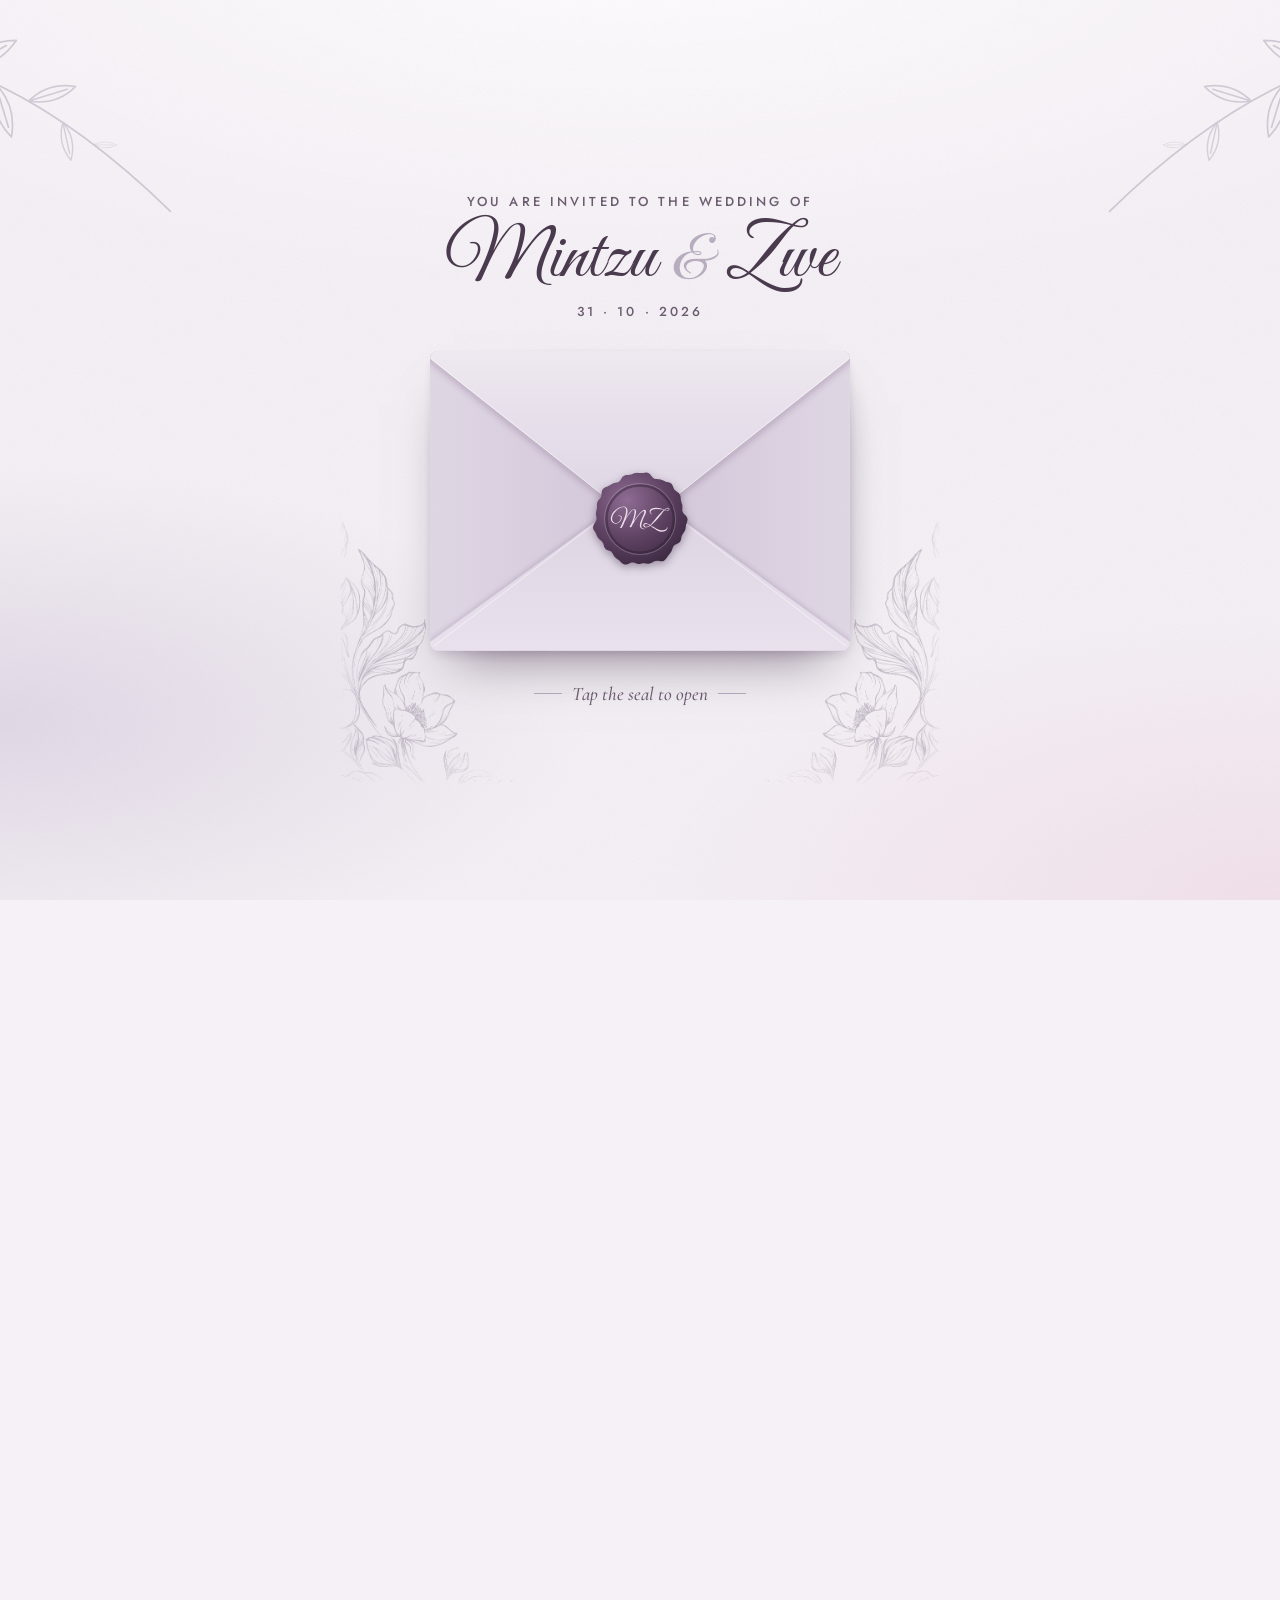
<file: index.html>
<!doctype html>
<html lang="en">
<head>
  <meta charset="utf-8">
  <meta name="viewport" content="width=device-width, initial-scale=1, viewport-fit=cover">
  <title>Mintzu &amp; Zwe · Wedding Invitation</title>
  <meta name="description" content="Mintzu Hnin Khat and Zwe Marn Htet invite you to their wedding dinner on Saturday, 31 October 2026, 6 PM to 9 PM, at The Memorial Venue, Hlaing Township, Yangon.">
  <meta name="robots" content="noindex, nofollow">
  <meta name="theme-color" content="#F5F1F6">

  <!-- Link previews (Facebook, Viber, Messenger, Telegram). Crawlers need full https:// URLs. -->
  <meta property="og:type" content="website">
  <meta property="og:url" content="https://mzforever.wedding/">
  <meta property="og:title" content="Mintzu &amp; Zwe · Wedding Invitation">
  <meta property="og:description" content="Saturday, 31 October 2026 · The Memorial Venue, Yangon. Tap to open your invitation.">
  <meta property="og:image" content="https://mzforever.wedding/public/images/og-image.jpg">
  <meta property="og:image:width" content="1200">
  <meta property="og:image:height" content="630">
  <meta name="twitter:card" content="summary_large_image">

  <link rel="icon" href="/public/images/favicon.svg" type="image/svg+xml">
  <link rel="preload" href="/public/fonts/great-vibes.woff2" as="font" type="font/woff2" crossorigin>
  <link rel="preload" href="/public/images/invitation-card.webp" as="image" type="image/webp" fetchpriority="high">
  <link rel="stylesheet" href="/public/css/base.css">
  <link rel="stylesheet" href="/public/css/invitation.css">

  <!-- Inline on purpose: it has to run before first paint, or the page flashes before the envelope
       covers it. The envelope shows on every visit, a refresh included; without JavaScript the
       class is never added and the page simply shows. -->
  <script>document.documentElement.classList.add('intro-on');</script>
  <!-- If the script cannot load (or the browser is too old for modules), show the page without the envelope -->
  <script type="module" src="/public/js/invitation.js" onerror="document.documentElement.classList.remove('intro-on')"></script>
  <script nomodule>document.documentElement.classList.remove('intro-on');</script>
</head>
<body>
  <div class="backdrop" aria-hidden="true">
    <img class="sprig sprig-tl" src="/public/images/sprig.svg" alt="">
    <img class="sprig sprig-tr" src="/public/images/sprig.svg" alt="">
  </div>

  <!-- ============ Envelope intro ============ -->
  <div class="intro" id="intro">
    <div class="intro-inner">
      <div class="intro-head">
        <p class="intro-greeting" data-guest-greeting hidden>Dear <span data-guest-name></span>,</p>
        <p class="intro-kicker">You are invited to the wedding of</p>
        <p class="intro-names">Mintzu <span class="amp">&amp;</span> Zwe</p>
        <p class="intro-date">31 · 10 · 2026</p>
      </div>

      <div class="envelope" id="envelope">
        <img class="env-floral env-floral-left" src="/public/images/floral-left.png" width="483" height="760" alt="">
        <img class="env-floral env-floral-right" src="/public/images/floral-right.png" width="483" height="760" alt="">
        <div class="env-back"></div>
        <!-- invitation.js moves the card in here, between the back and the pocket -->
        <svg class="env-pocket" id="env-pocket" viewBox="0 0 140 100" preserveAspectRatio="none" aria-hidden="true" focusable="false">
          <defs>
            <linearGradient id="g-side-l" x1="0" y1="0" x2="1" y2="0"><stop offset="0" class="s-side-1"/><stop offset="1" class="s-side-2"/></linearGradient>
            <linearGradient id="g-side-r" x1="1" y1="0" x2="0" y2="0"><stop offset="0" class="s-side-1"/><stop offset="1" class="s-side-2"/></linearGradient>
            <linearGradient id="g-bottom" x1="0" y1="1" x2="0" y2="0"><stop offset="0" class="s-bot-1"/><stop offset="1" class="s-bot-2"/></linearGradient>
            <filter id="f-fold" x="-10%" y="-15%" width="120%" height="130%">
              <feDropShadow dx="0" dy="-0.5" stdDeviation="0.9" flood-color="#3E2B42" flood-opacity="0.18"/>
            </filter>
          </defs>
          <path filter="url(#f-fold)" fill="url(#g-side-l)" d="M0 4Q0 0 3.2 2L66.5 50.6Q70 53.6 66.5 56.6L3.2 98Q0 100 0 96Z"/>
          <path filter="url(#f-fold)" fill="url(#g-side-r)" d="M140 4Q140 0 136.8 2L73.5 50.6Q70 53.6 73.5 56.6L136.8 98Q140 100 140 96Z"/>
          <path filter="url(#f-fold)" fill="url(#g-bottom)" d="M0 97V100H140V97L75.5 50.2Q70 46 64.5 50.2Z"/>
          <path d="M1.2 98.4L64.5 50.2Q70 46 75.5 50.2L138.8 98.4" fill="none" stroke="#FFFFFF" stroke-opacity="0.65" stroke-width="0.8" vector-effect="non-scaling-stroke"/>
        </svg>
        <div class="env-flap" aria-hidden="true">
          <div class="flap-inner">
            <div class="flap-face flap-out">
              <svg viewBox="0 0 140 62" preserveAspectRatio="none" focusable="false">
                <defs>
                  <linearGradient id="g-flap" x1="0" y1="0" x2="0" y2="1"><stop offset="0" class="s-flap-1"/><stop offset="1" class="s-flap-2"/></linearGradient>
                  <filter id="f-flap" x="-5%" y="-5%" width="110%" height="125%">
                    <feDropShadow dx="0" dy="1" stdDeviation="1.2" flood-color="#3E2B42" flood-opacity="0.24"/>
                  </filter>
                </defs>
                <path filter="url(#f-flap)" fill="url(#g-flap)" d="M0 0H140V2.5L75.6 53.4Q70 57.8 64.4 53.4L0 2.5Z"/>
                <path d="M0.6 2.8L64.4 53.4Q70 57.8 75.6 53.4L139.4 2.8" fill="none" stroke="#FFFFFF" stroke-opacity="0.7" stroke-width="0.8" vector-effect="non-scaling-stroke"/>
              </svg>
            </div>
            <div class="flap-face flap-in">
              <svg viewBox="0 0 140 62" preserveAspectRatio="none" focusable="false">
                <defs>
                  <linearGradient id="g-liner" x1="0" y1="1" x2="0" y2="0"><stop offset="0" class="s-liner-1"/><stop offset="1" class="s-liner-2"/></linearGradient>
                  <pattern id="p-liner" width="6" height="6" patternUnits="userSpaceOnUse"><circle cx="3" cy="3" r="0.65" class="liner-dot"/></pattern>
                </defs>
                <path fill="url(#g-liner)" d="M0 62H140V59.5L75.6 8.6Q70 4.2 64.4 8.6L0 59.5Z"/>
                <path fill="url(#p-liner)" d="M0 62H140V59.5L75.6 8.6Q70 4.2 64.4 8.6L0 59.5Z"/>
              </svg>
            </div>
          </div>
        </div>
        <button class="seal" id="seal" type="button" aria-label="Open the invitation">
          <img src="/public/images/seal.svg" alt="">
        </button>
      </div>

      <p class="intro-hint" aria-hidden="true">Tap the seal to open</p>
    </div>
  </div>

  <!-- ============ The invitation ============ -->
  <main class="page" id="main">
    <section class="hero" aria-label="Invitation card">
      <div class="card-slot" id="card-slot">
        <div class="card" id="card" role="group" aria-label="Your invitation" tabindex="-1">
          <div class="card-flip" id="card-flip">
            <figure class="card-face card-front">
              <picture>
                <source srcset="/public/images/invitation-card.webp" type="image/webp">
                <img src="/public/images/invitation-card.jpg" width="1143" height="1600" fetchpriority="high" decoding="async"
                     alt="Wedding invitation. Mintzu Hnin Khat, daughter of U Moe Khat and Daw Hnin Hnin Tun, and Zwe Marn Htet, son of U Chit San and Daw Kyu Kyu Win, request the honor of your presence at our wedding dinner on Saturday, 31 October 2026, from 6 PM to 9 PM, at The Memorial Venue, No. 152, Yaw Gi Kyaung Street, (11) Quarter, Hlaing Township, Yangon.">
              </picture>
            </figure>
            <figure class="card-face card-back" aria-hidden="true">
              <div class="photo">
                <picture>
                  <source srcset="/public/images/couple.webp" type="image/webp">
                  <img src="/public/images/couple.jpg" width="1066" height="1600" decoding="async"
                       alt="Mintzu and Zwe on a softly lit wooden staircase, Zwe kissing Mintzu's hand.">
                </picture>
              </div>
              <p class="photo-names">Mintzu <span class="amp">&amp;</span> Zwe</p>
              <p class="photo-date">31 · 10 · 2026</p>
            </figure>
          </div>
        </div>
      </div>

      <button class="turn reveal" id="turn" type="button">
        <svg class="icon" aria-hidden="true" focusable="false"><use href="/public/images/icons.svg#i-turn"/></svg>
        <span id="turn-label">See our photo</span>
      </button>

      <nav class="actions reveal" aria-label="Plan your visit">
        <a class="action" href="https://www.google.com/maps/search/?api=1&amp;query=The%20Memorial%20Venue%2C%20No.152%20Yaw%20Gi%20Kyaung%20St%2C%20Hlaing%20Township%2C%20Yangon" target="_blank" rel="noopener">
          <svg class="icon" aria-hidden="true" focusable="false"><use href="/public/images/icons.svg#i-pin"/></svg>
          Directions
        </a>
        <a class="action" id="add-calendar" href="/public/mintzu-zwe-wedding.ics"
           data-google="https://calendar.google.com/calendar/render?action=TEMPLATE&amp;text=Wedding%20Dinner%20of%20Mintzu%20%26%20Zwe&amp;dates=20261031T113000Z%2F20261031T143000Z&amp;details=Mintzu%20Hnin%20Khat%20and%20Zwe%20Marn%20Htet%20request%20the%20honor%20of%20your%20presence%20at%20their%20wedding%20dinner.&amp;location=The%20Memorial%20Venue%2C%20No.152%2C%20Yaw%20Gi%20Kyaung%20St%2C%20(11)%20Quarter%2C%20Hlaing%20Township%2C%20Yangon">
          <svg class="icon" aria-hidden="true" focusable="false"><use href="/public/images/icons.svg#i-calendar"/></svg>
          Add to calendar
        </a>
        <a class="action" href="/public/images/invitation-card.jpg" download="Mintzu-Zwe-Wedding-Invitation.jpg">
          <svg class="icon" aria-hidden="true" focusable="false"><use href="/public/images/icons.svg#i-download"/></svg>
          Save the card
        </a>
      </nav>
      <p class="sr-only" id="status" role="status" aria-live="polite"></p>
    </section>

    <section class="details reveal" aria-labelledby="names">
      <div class="ornament" aria-hidden="true"><svg viewBox="0 0 14 14"><path d="M7 0 9 5 14 7 9 9 7 14 5 9 0 7 5 5Z"/></svg></div>
      <h1 class="names" id="names">
        <span>Mintzu Hnin Khat</span>
        <span class="amp">&amp;</span>
        <span>Zwe Marn Htet</span>
      </h1>
      <p class="lede">request the honor of your presence at our wedding dinner</p>

      <dl class="facts">
        <div class="fact">
          <dt class="label">When</dt>
          <dd><strong>Saturday, 31 October 2026</strong>6:00 PM – 9:00 PM</dd>
        </div>
        <div class="fact">
          <dt class="label">Where</dt>
          <dd><strong>The Memorial Venue</strong>No.152, Yaw Gi Kyaung St, (11) Quarter, Hlaing Township, Yangon</dd>
        </div>
      </dl>

      <div class="families">
        <p><span class="label">Daughter of</span>U Moe Khat &amp; Daw Hnin Hnin Tun</p>
        <p><span class="label">Son of</span>U Chit San &amp; Daw Kyu Kyu Win</p>
      </div>
    </section>

    <footer class="foot reveal">
      <p class="sign">With love, Mintzu &amp; Zwe</p>
      <a class="memories-link" href="/memories">
        <svg class="icon" aria-hidden="true" focusable="false"><use href="/public/images/icons.svg#i-images"/></svg>
        Photos from the wedding
      </a>
      <button class="replay" id="replay" type="button" hidden>
        <svg class="icon" aria-hidden="true" focusable="false"><use href="/public/images/icons.svg#i-envelope"/></svg>
        Open the envelope again
      </button>
    </footer>
  </main>

  <!-- Background music: starts when the seal is tapped (browsers only allow sound after a tap).
       "Wedding Music" by andriih, from Pixabay (Pixabay Content License, no credit required). -->
  <audio id="music" src="/public/audio/wedding-piano.mp3" preload="none" loop></audio>
  <button class="music" id="music-toggle" type="button" aria-pressed="false" aria-label="Background music" title="Background music" hidden>
    <svg class="icon" aria-hidden="true" focusable="false"><use href="/public/images/icons.svg#i-music"/></svg>
    <span class="music-hint" aria-hidden="true">Tap to pause the music</span>
  </button>
</body>
</html>
</file>
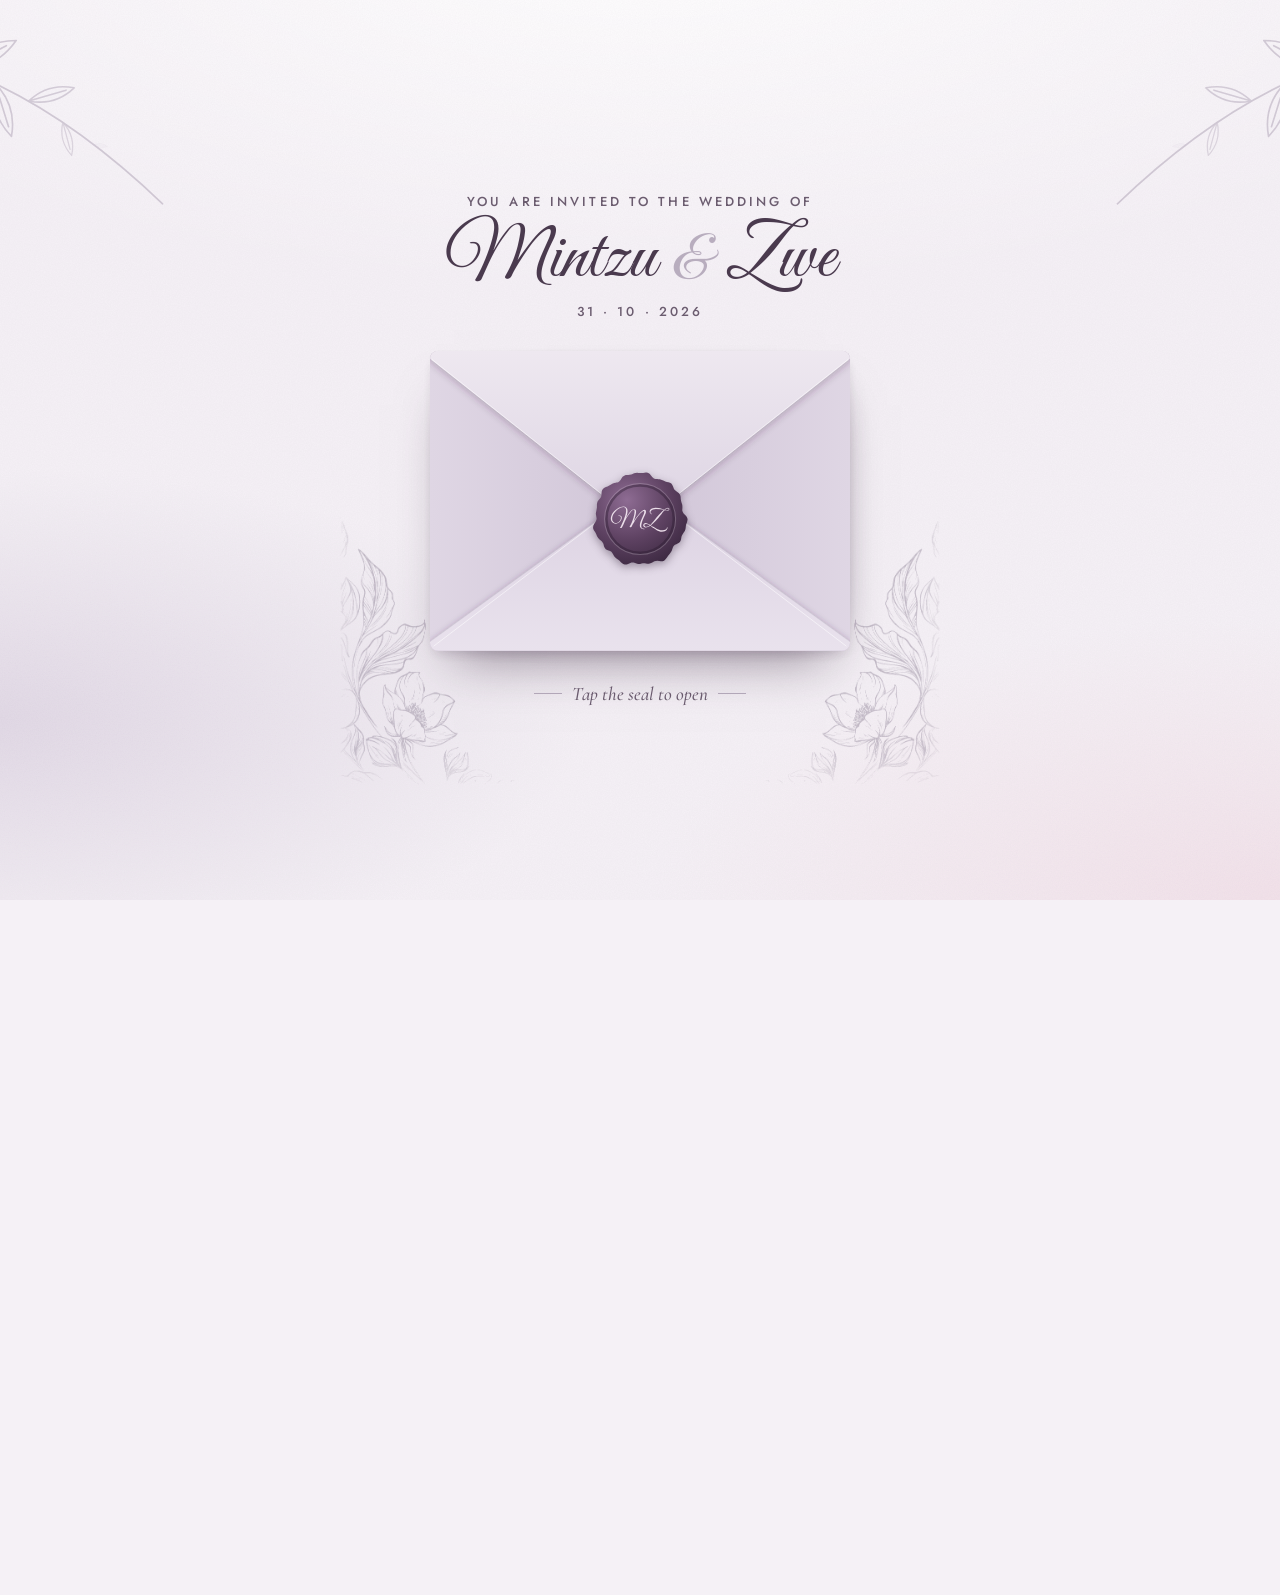
<file: invitation.html>
<!doctype html>
<html lang="en">
<head>
  <meta charset="utf-8">
  <meta name="viewport" content="width=device-width, initial-scale=1, viewport-fit=cover">
  <title>Mintzu &amp; Zwe · Wedding Invitation</title>
  <meta name="description" content="Mintzu Hnin Khat and Zwe Marn Htet invite you to their wedding dinner on Saturday, 31 October 2026, 6 PM to 9 PM, at The Memorial Venue, Hlaing Township, Yangon.">
  <meta name="robots" content="noindex, nofollow">
  <meta name="theme-color" content="#F5F1F6">

  <!-- Link previews (Facebook, Viber, Messenger, Telegram). Crawlers need full https:// URLs. -->
  <meta property="og:type" content="website">
  <meta property="og:url" content="https://mzforever.wedding/invitation">
  <meta property="og:title" content="Mintzu &amp; Zwe · Wedding Invitation">
  <meta property="og:description" content="Saturday, 31 October 2026 · The Memorial Venue, Yangon. Tap to open your invitation.">
  <meta property="og:image" content="https://mzforever.wedding/public/images/og-image.jpg">
  <meta property="og:image:width" content="1200">
  <meta property="og:image:height" content="630">
  <meta name="twitter:card" content="summary_large_image">

  <link rel="icon" href="/public/images/favicon.svg" type="image/svg+xml">
  <link rel="preload" href="/public/fonts/great-vibes.woff2" as="font" type="font/woff2" crossorigin>
  <link rel="preload" href="/public/images/invitation-card.webp" as="image" type="image/webp" fetchpriority="high">
  <link rel="stylesheet" href="/public/css/base.css">
  <link rel="stylesheet" href="/public/css/invitation.css">

  <!-- Inline on purpose: it has to run before first paint, or the page flashes before the envelope
       covers it. The envelope shows on every visit, a refresh included; without JavaScript the
       class is never added and the page simply shows. -->
  <script>document.documentElement.classList.add('intro-on');</script>
  <!-- If the script cannot load (or the browser is too old for modules), show the page without the envelope -->
  <script type="module" src="/public/js/invitation.js" onerror="document.documentElement.classList.remove('intro-on')"></script>
  <script nomodule>document.documentElement.classList.remove('intro-on');</script>
</head>
<body>
  <div class="backdrop" aria-hidden="true">
    <img class="sprig sprig-tl" src="/public/images/sprig.svg" alt="">
    <img class="sprig sprig-tr" src="/public/images/sprig.svg" alt="">
  </div>

  <!-- ============ Envelope intro ============ -->
  <div class="intro" id="intro">
    <div class="intro-inner">
      <div class="intro-head">
        <p class="intro-greeting" data-guest-greeting hidden>Dear <span data-guest-name></span>,</p>
        <p class="intro-kicker">You are invited to the wedding of</p>
        <p class="intro-names">Mintzu <span class="amp">&amp;</span> Zwe</p>
        <p class="intro-date">31 · 10 · 2026</p>
      </div>

      <div class="envelope" id="envelope">
        <img class="env-floral env-floral-left" src="/public/images/floral-left.png" width="483" height="760" alt="">
        <img class="env-floral env-floral-right" src="/public/images/floral-right.png" width="483" height="760" alt="">
        <div class="env-back"></div>
        <!-- invitation.js moves the card in here, between the back and the pocket -->
        <svg class="env-pocket" id="env-pocket" viewBox="0 0 140 100" preserveAspectRatio="none" aria-hidden="true" focusable="false">
          <defs>
            <linearGradient id="g-side-l" x1="0" y1="0" x2="1" y2="0"><stop offset="0" class="s-side-1"/><stop offset="1" class="s-side-2"/></linearGradient>
            <linearGradient id="g-side-r" x1="1" y1="0" x2="0" y2="0"><stop offset="0" class="s-side-1"/><stop offset="1" class="s-side-2"/></linearGradient>
            <linearGradient id="g-bottom" x1="0" y1="1" x2="0" y2="0"><stop offset="0" class="s-bot-1"/><stop offset="1" class="s-bot-2"/></linearGradient>
            <filter id="f-fold" x="-10%" y="-15%" width="120%" height="130%">
              <feDropShadow dx="0" dy="-0.5" stdDeviation="0.9" flood-color="#3E2B42" flood-opacity="0.18"/>
            </filter>
          </defs>
          <path filter="url(#f-fold)" fill="url(#g-side-l)" d="M0 4Q0 0 3.2 2L66.5 50.6Q70 53.6 66.5 56.6L3.2 98Q0 100 0 96Z"/>
          <path filter="url(#f-fold)" fill="url(#g-side-r)" d="M140 4Q140 0 136.8 2L73.5 50.6Q70 53.6 73.5 56.6L136.8 98Q140 100 140 96Z"/>
          <path filter="url(#f-fold)" fill="url(#g-bottom)" d="M0 97V100H140V97L75.5 50.2Q70 46 64.5 50.2Z"/>
          <path d="M1.2 98.4L64.5 50.2Q70 46 75.5 50.2L138.8 98.4" fill="none" stroke="#FFFFFF" stroke-opacity="0.65" stroke-width="0.8" vector-effect="non-scaling-stroke"/>
        </svg>
        <div class="env-flap" aria-hidden="true">
          <div class="flap-inner">
            <div class="flap-face flap-out">
              <svg viewBox="0 0 140 62" preserveAspectRatio="none" focusable="false">
                <defs>
                  <linearGradient id="g-flap" x1="0" y1="0" x2="0" y2="1"><stop offset="0" class="s-flap-1"/><stop offset="1" class="s-flap-2"/></linearGradient>
                  <filter id="f-flap" x="-5%" y="-5%" width="110%" height="125%">
                    <feDropShadow dx="0" dy="1" stdDeviation="1.2" flood-color="#3E2B42" flood-opacity="0.24"/>
                  </filter>
                </defs>
                <path filter="url(#f-flap)" fill="url(#g-flap)" d="M0 0H140V2.5L75.6 53.4Q70 57.8 64.4 53.4L0 2.5Z"/>
                <path d="M0.6 2.8L64.4 53.4Q70 57.8 75.6 53.4L139.4 2.8" fill="none" stroke="#FFFFFF" stroke-opacity="0.7" stroke-width="0.8" vector-effect="non-scaling-stroke"/>
              </svg>
            </div>
            <div class="flap-face flap-in">
              <svg viewBox="0 0 140 62" preserveAspectRatio="none" focusable="false">
                <defs>
                  <linearGradient id="g-liner" x1="0" y1="1" x2="0" y2="0"><stop offset="0" class="s-liner-1"/><stop offset="1" class="s-liner-2"/></linearGradient>
                  <pattern id="p-liner" width="6" height="6" patternUnits="userSpaceOnUse"><circle cx="3" cy="3" r="0.65" class="liner-dot"/></pattern>
                </defs>
                <path fill="url(#g-liner)" d="M0 62H140V59.5L75.6 8.6Q70 4.2 64.4 8.6L0 59.5Z"/>
                <path fill="url(#p-liner)" d="M0 62H140V59.5L75.6 8.6Q70 4.2 64.4 8.6L0 59.5Z"/>
              </svg>
            </div>
          </div>
        </div>
        <button class="seal" id="seal" type="button" aria-label="Open the invitation">
          <img src="/public/images/seal.svg" alt="">
        </button>
      </div>

      <p class="intro-hint" aria-hidden="true">Tap the seal to open</p>
    </div>
  </div>

  <!-- ============ The invitation ============ -->
  <main class="page" id="main">
    <section class="hero" aria-label="Invitation card">
      <div class="card-slot" id="card-slot">
        <div class="card" id="card" role="group" aria-label="Your invitation" tabindex="-1">
          <div class="card-flip" id="card-flip">
            <figure class="card-face card-front">
              <picture>
                <source srcset="/public/images/invitation-card.webp" type="image/webp">
                <img src="/public/images/invitation-card.jpg" width="1143" height="1600" fetchpriority="high" decoding="async"
                     alt="Wedding invitation. Mintzu Hnin Khat, daughter of U Moe Khat and Daw Hnin Hnin Tun, and Zwe Marn Htet, son of U Chit San and Daw Kyu Kyu Win, request the honor of your presence at our wedding dinner on Saturday, 31 October 2026, from 6 PM to 9 PM, at The Memorial Venue, No. 152, Yaw Gi Kyaung Street, (11) Quarter, Hlaing Township, Yangon.">
              </picture>
            </figure>
            <figure class="card-face card-back" aria-hidden="true">
              <div class="photo">
                <picture>
                  <source srcset="/public/images/couple.webp" type="image/webp">
                  <img src="/public/images/couple.jpg" width="1066" height="1600" decoding="async"
                       alt="Mintzu and Zwe on a softly lit wooden staircase, Zwe kissing Mintzu's hand.">
                </picture>
              </div>
              <p class="photo-names">Mintzu <span class="amp">&amp;</span> Zwe</p>
              <p class="photo-date">31 · 10 · 2026</p>
            </figure>
          </div>
        </div>
      </div>

      <button class="turn reveal" id="turn" type="button">
        <svg class="icon" aria-hidden="true" focusable="false"><use href="/public/images/icons.svg#i-turn"/></svg>
        <span id="turn-label">See our photo</span>
      </button>

      <nav class="actions reveal" aria-label="Plan your visit">
        <a class="action" href="https://www.google.com/maps/search/?api=1&amp;query=The%20Memorial%20Venue%2C%20No.152%20Yaw%20Gi%20Kyaung%20St%2C%20Hlaing%20Township%2C%20Yangon" target="_blank" rel="noopener">
          <svg class="icon" aria-hidden="true" focusable="false"><use href="/public/images/icons.svg#i-pin"/></svg>
          Directions
        </a>
        <a class="action" id="add-calendar" href="/public/mintzu-zwe-wedding.ics"
           data-google="https://calendar.google.com/calendar/render?action=TEMPLATE&amp;text=Wedding%20Dinner%20of%20Mintzu%20%26%20Zwe&amp;dates=20261031T113000Z%2F20261031T143000Z&amp;details=Mintzu%20Hnin%20Khat%20and%20Zwe%20Marn%20Htet%20request%20the%20honor%20of%20your%20presence%20at%20their%20wedding%20dinner.&amp;location=The%20Memorial%20Venue%2C%20No.152%2C%20Yaw%20Gi%20Kyaung%20St%2C%20(11)%20Quarter%2C%20Hlaing%20Township%2C%20Yangon">
          <svg class="icon" aria-hidden="true" focusable="false"><use href="/public/images/icons.svg#i-calendar"/></svg>
          Add to calendar
        </a>
        <a class="action" href="/public/images/invitation-card.jpg" download="Mintzu-Zwe-Wedding-Invitation.jpg">
          <svg class="icon" aria-hidden="true" focusable="false"><use href="/public/images/icons.svg#i-download"/></svg>
          Save the card
        </a>
      </nav>
      <p class="sr-only" id="status" role="status" aria-live="polite"></p>
    </section>

    <section class="details reveal" aria-labelledby="names">
      <div class="ornament" aria-hidden="true"><svg viewBox="0 0 14 14"><path d="M7 0 9 5 14 7 9 9 7 14 5 9 0 7 5 5Z"/></svg></div>
      <h1 class="names" id="names">
        <span>Mintzu Hnin Khat</span>
        <span class="amp">&amp;</span>
        <span>Zwe Marn Htet</span>
      </h1>
      <p class="lede">request the honor of your presence at our wedding dinner</p>

      <dl class="facts">
        <div class="fact">
          <dt class="label">When</dt>
          <dd><strong>Saturday, 31 October 2026</strong>6:00 PM – 9:00 PM</dd>
        </div>
        <div class="fact">
          <dt class="label">Where</dt>
          <dd><strong>The Memorial Venue</strong>No.152, Yaw Gi Kyaung St, (11) Quarter, Hlaing Township, Yangon</dd>
        </div>
      </dl>

      <div class="families">
        <p><span class="label">Daughter of</span>U Moe Khat &amp; Daw Hnin Hnin Tun</p>
        <p><span class="label">Son of</span>U Chit San &amp; Daw Kyu Kyu Win</p>
      </div>
    </section>

    <footer class="foot reveal">
      <p class="sign">With love, Mintzu &amp; Zwe</p>
      <!-- Hidden for now: the memories page is shared on its own. Remove `hidden` to show the button again. -->
      <a class="memories-link" href="https://memories.mzforever.wedding/" data-memories hidden>
        <svg class="icon" aria-hidden="true" focusable="false"><use href="/public/images/icons.svg#i-images"/></svg>
        Photos from the wedding
      </a>
      <button class="replay" id="replay" type="button" hidden>
        <svg class="icon" aria-hidden="true" focusable="false"><use href="/public/images/icons.svg#i-envelope"/></svg>
        Open the envelope again
      </button>
    </footer>
  </main>

  <!-- Background music: starts when the seal is tapped (browsers only allow sound after a tap).
       "Wedding Music" by andriih, from Pixabay (Pixabay Content License, no credit required). -->
  <audio id="music" src="/public/audio/wedding-piano.mp3" preload="none" loop></audio>
  <button class="music" id="music-toggle" type="button" aria-pressed="false" aria-label="Background music" title="Background music" hidden>
    <svg class="icon" aria-hidden="true" focusable="false"><use href="/public/images/icons.svg#i-music"/></svg>
    <span class="music-hint" aria-hidden="true">Tap to pause the music</span>
  </button>
</body>
</html>
</file>
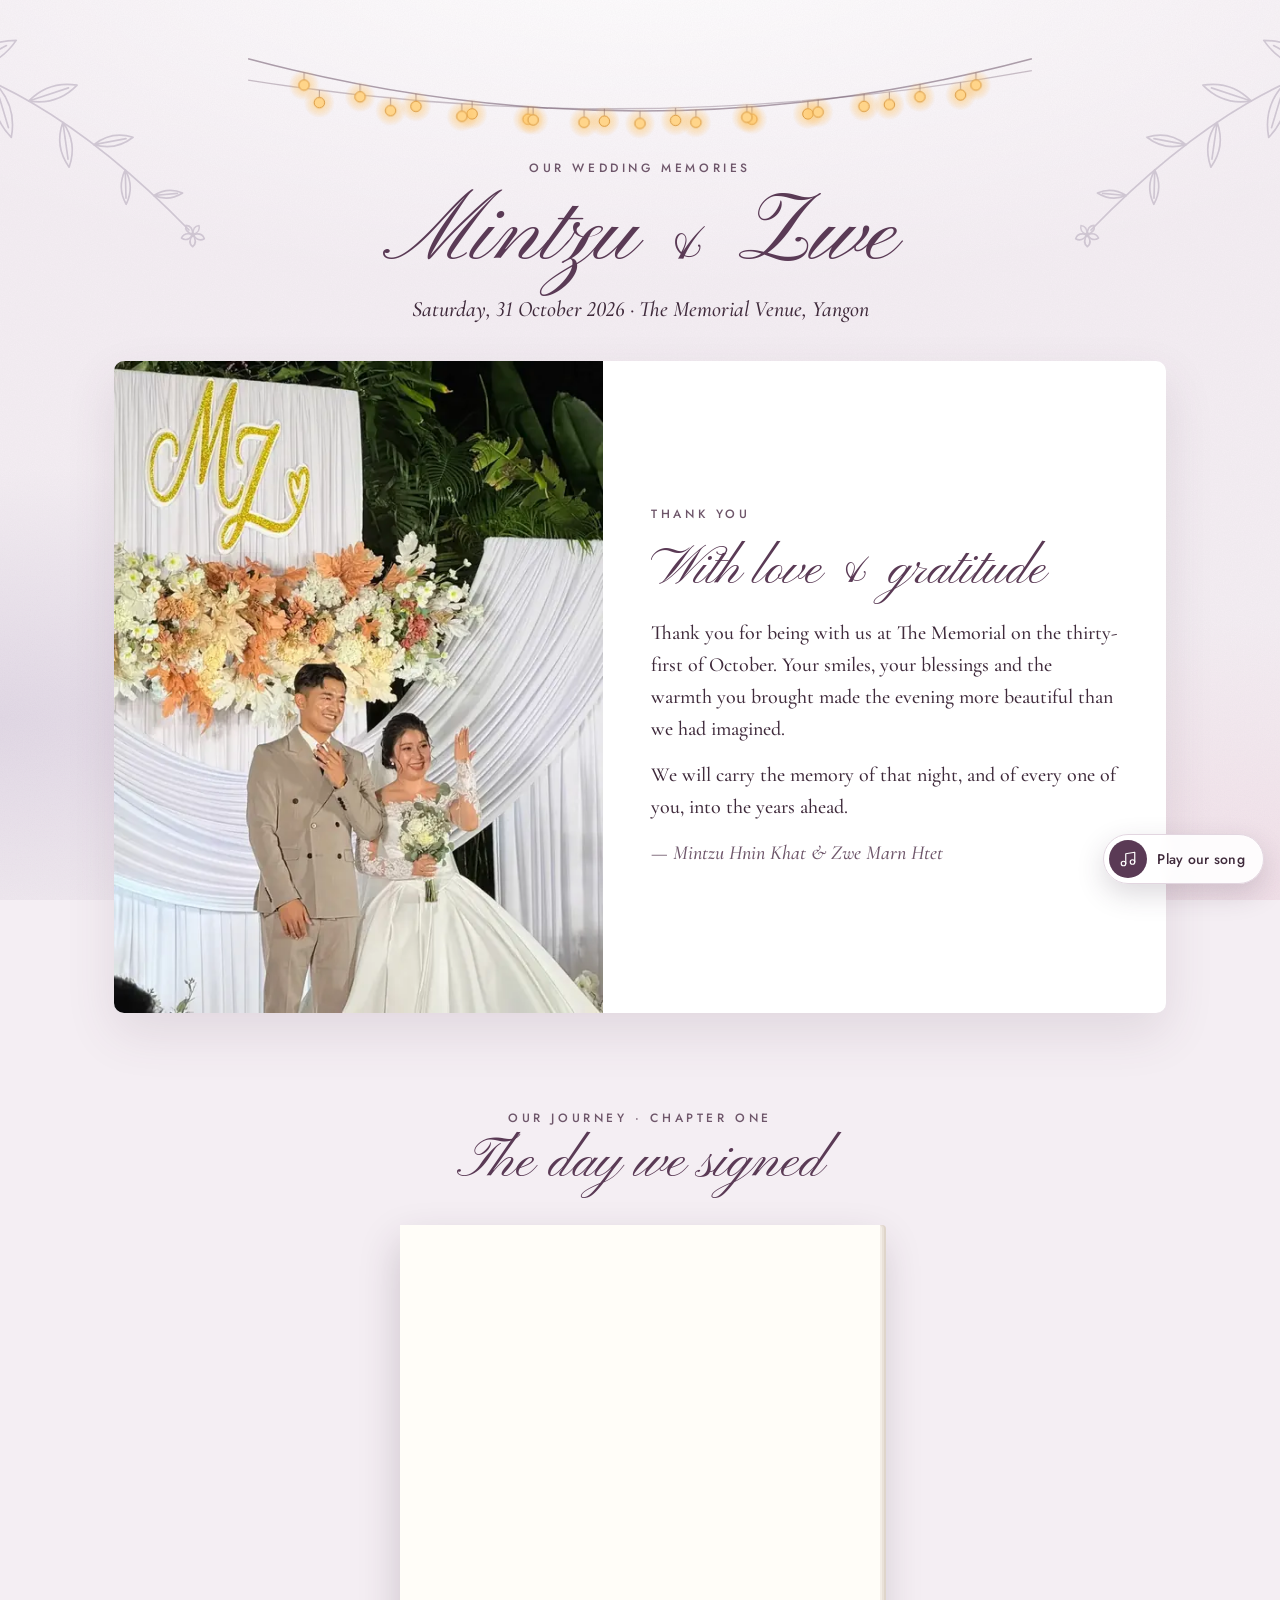
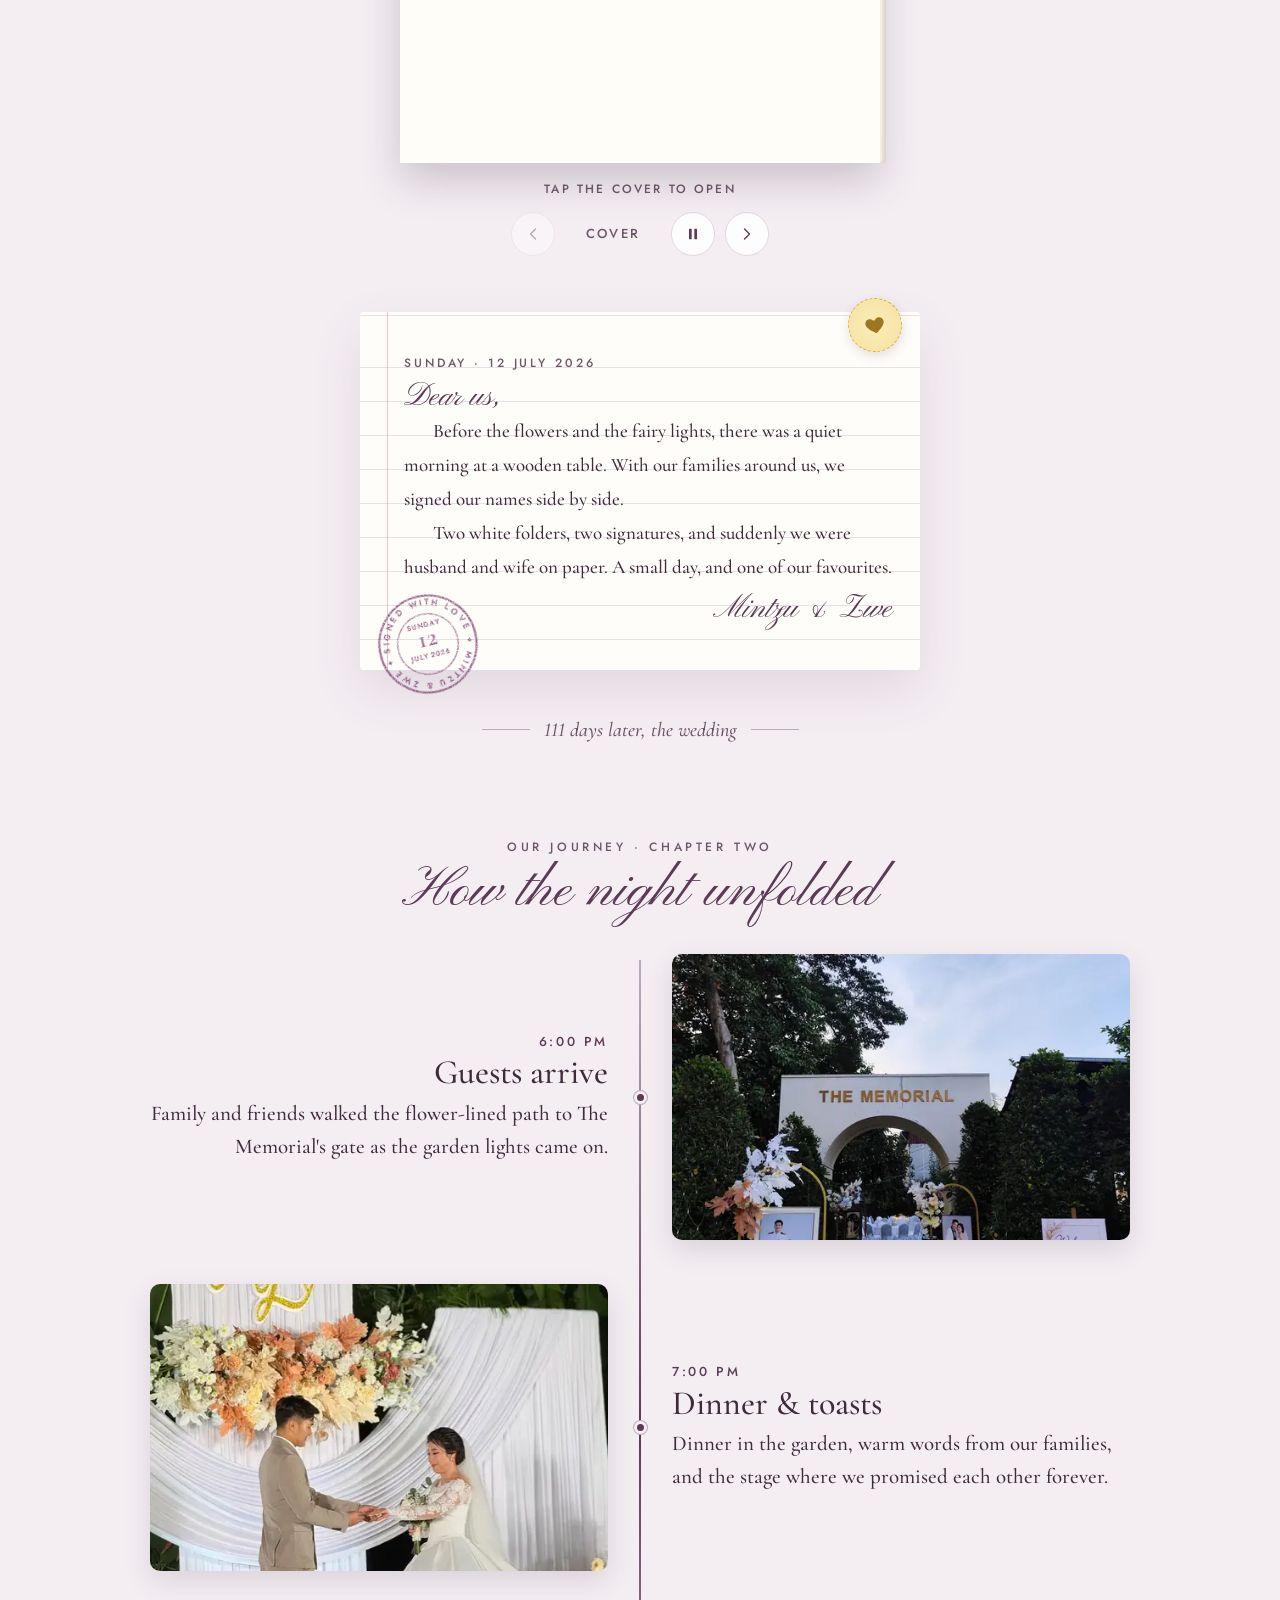
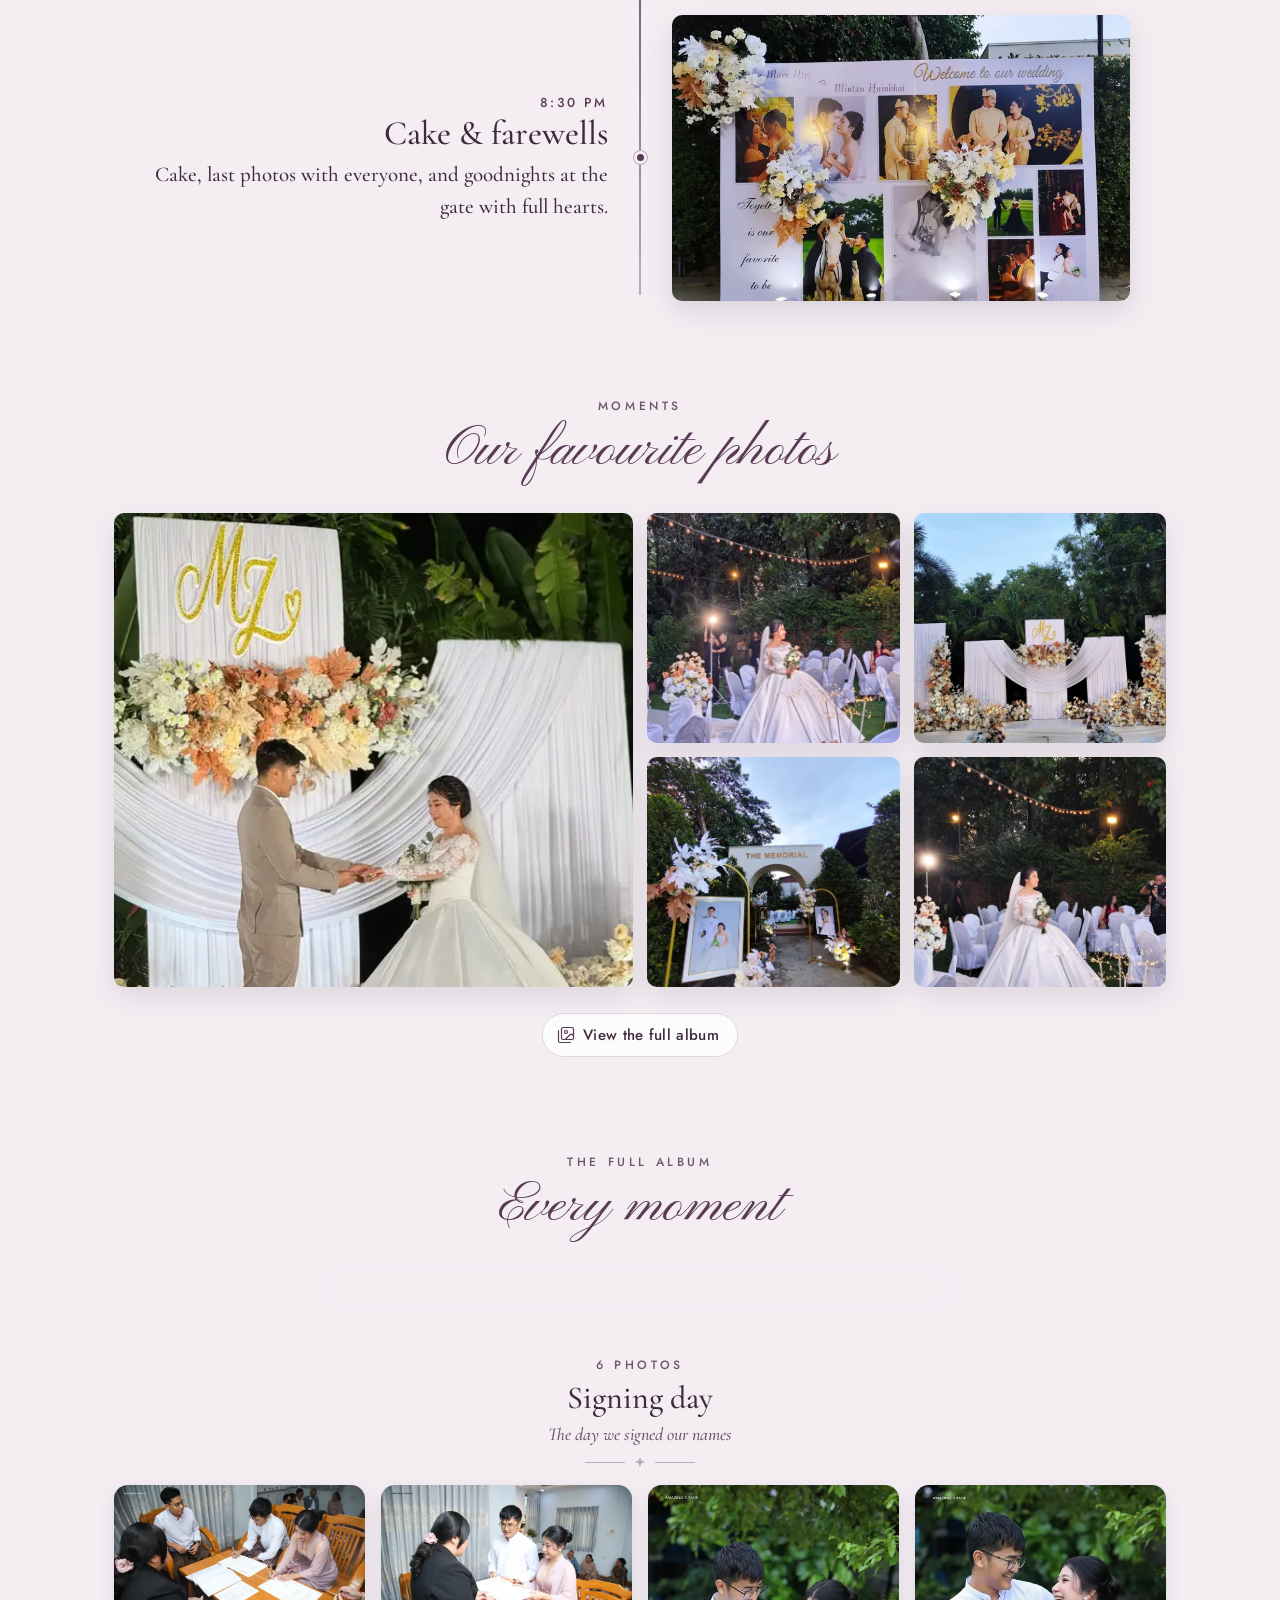
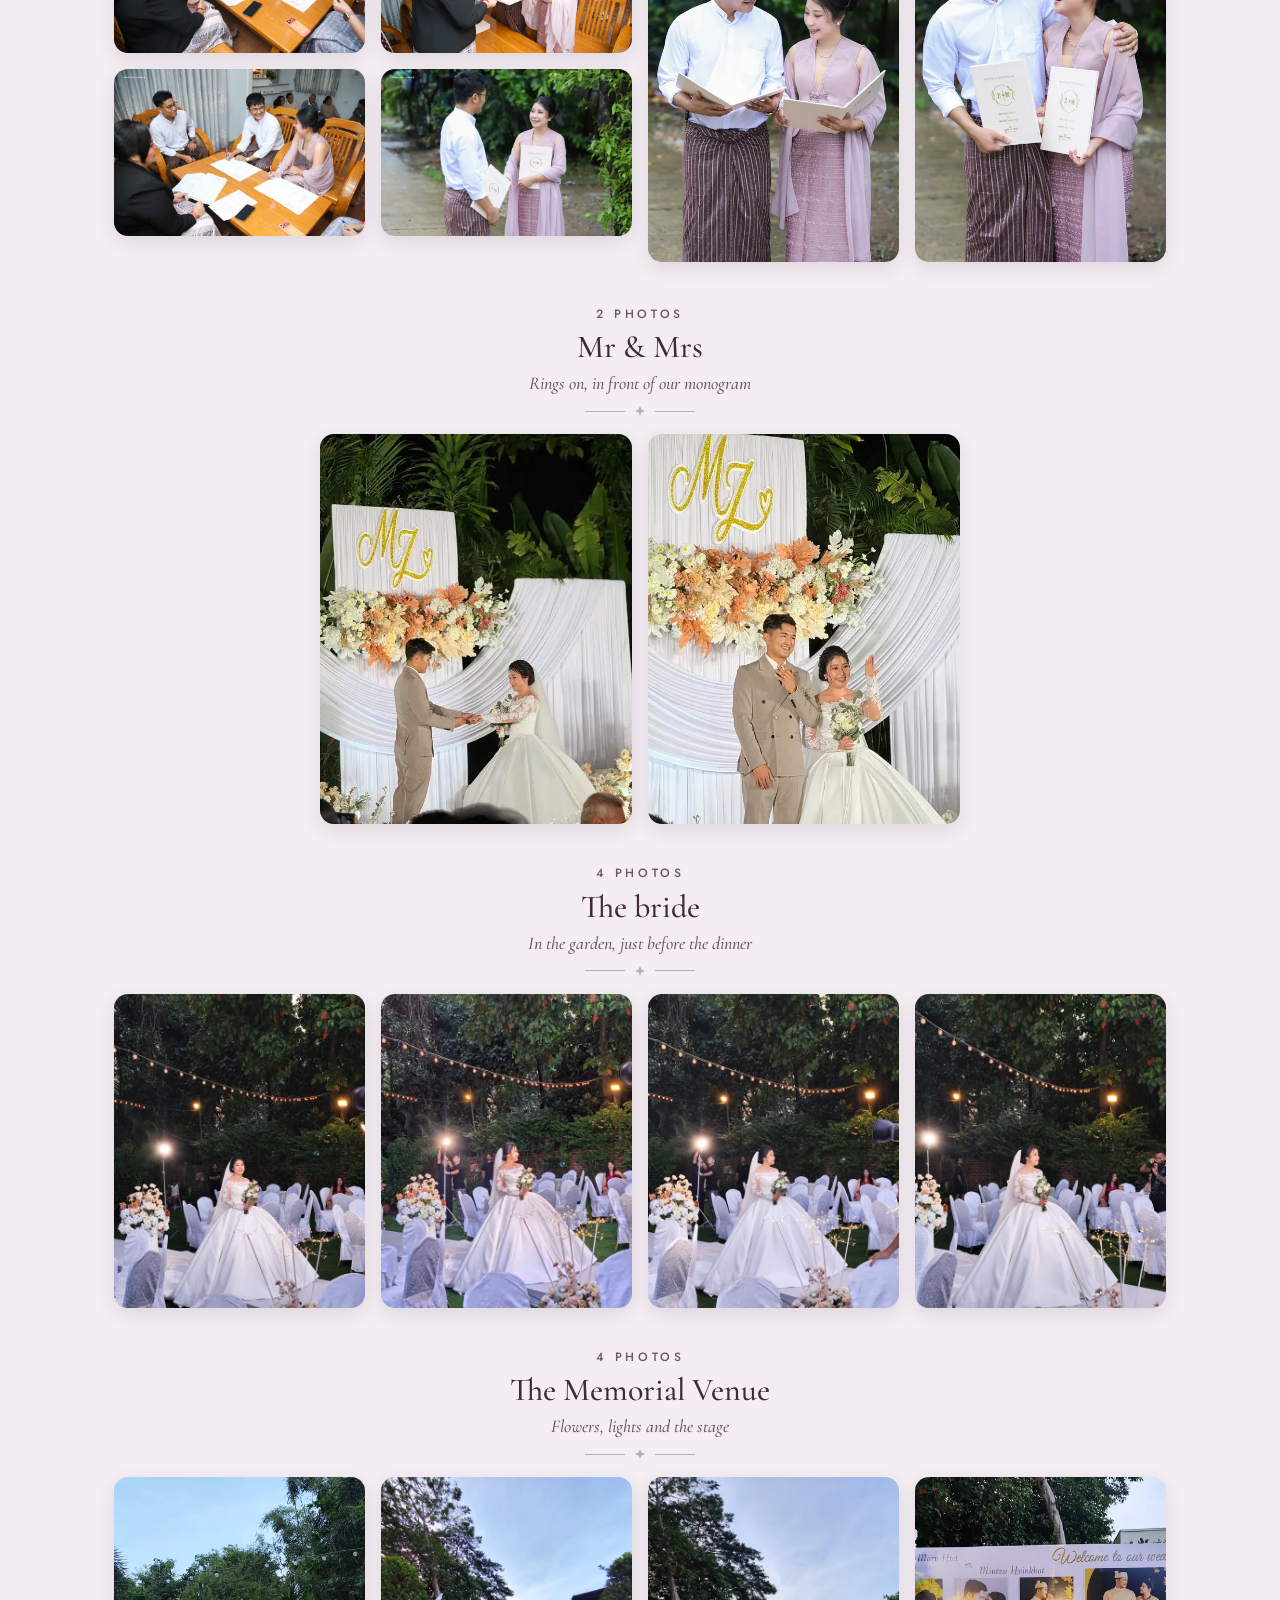
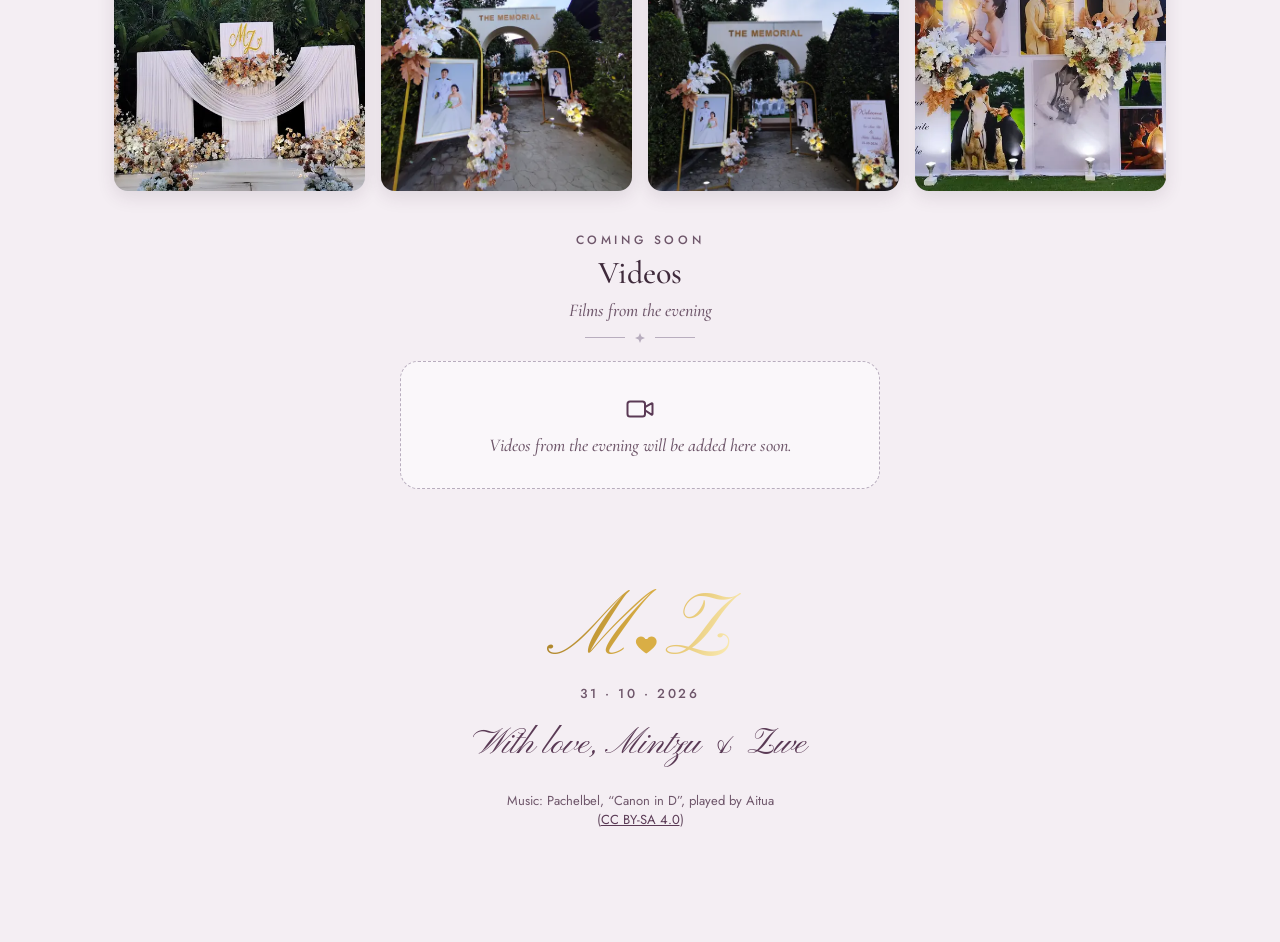
<file: memories.html>
<!doctype html>
<html lang="en">
<head>
  <meta charset="utf-8">
  <meta name="viewport" content="width=device-width, initial-scale=1, viewport-fit=cover">
  <title>Memories · Mintzu &amp; Zwe</title>
  <meta name="description" content="Photos and videos from the wedding of Mintzu Hnin Khat and Zwe Marn Htet, 31 October 2026, The Memorial Venue, Yangon.">
  <meta name="robots" content="noindex, nofollow">
  <meta name="theme-color" content="#F4EEF3">

  <meta property="og:type" content="website">
  <meta property="og:url" content="https://memories.mzforever.wedding/">
  <meta property="og:title" content="Mintzu &amp; Zwe · Wedding Memories">
  <meta property="og:description" content="Photos and videos from our wedding day, 31 October 2026. Thank you for celebrating with us.">
  <meta property="og:image" content="https://memories.mzforever.wedding/public/images/og-memories.jpg">
  <meta property="og:image:width" content="1200">
  <meta property="og:image:height" content="630">
  <meta name="twitter:card" content="summary_large_image">

  <link rel="icon" href="/public/images/favicon.svg" type="image/svg+xml">
  <link rel="preload" href="/public/fonts/pinyon-script.woff2" as="font" type="font/woff2" crossorigin>
  <link rel="preload" href="/public/memories/albums.json" as="fetch" crossorigin>
  <link rel="stylesheet" href="/public/css/base.css">
  <link rel="stylesheet" href="/public/css/memories.css">
  <script type="module" src="/public/js/memories.js"></script>
</head>
<body>
  <a class="skip" href="#thanks">Skip to the page</a>

  <div class="backdrop" aria-hidden="true">
    <img class="sprig sprig-tl" src="/public/images/sprig.svg" alt="">
    <img class="sprig sprig-tr" src="/public/images/sprig.svg" alt="">
  </div>

  <!-- The links back to the invitation are hidden for now: this page is shared on its own.
       Remove `hidden` here and on "Back to the invitation" in the footer to show them again. -->
  <header class="topbar">
    <a class="back" href="https://mzforever.wedding/" data-invitation hidden>
      <svg class="icon" aria-hidden="true" focusable="false"><use href="/public/images/icons.svg#i-arrow-left"/></svg>
      Invitation
    </a>
  </header>

  <main class="page">

    <!-- ============ Names, under the garden's fairy lights ============ -->
    <header class="hero">
      <!-- The wire draws in, then the bulbs light one by one -->
      <svg class="lights" viewBox="0 0 640 110" aria-hidden="true" focusable="false">
        <defs>
          <radialGradient id="bulb-halo">
            <stop offset="0" stop-color="#FFE7A8" stop-opacity="0.95"/>
            <stop offset="0.35" stop-color="#FFC765" stop-opacity="0.45"/>
            <stop offset="1" stop-color="#FFB347" stop-opacity="0"/>
          </radialGradient>
        </defs>
        <path class="wire" pathLength="1" d="M-10 4 Q320.0 92.0 650 4"/>
        <path class="wire wire-b" pathLength="1" d="M-10 22 Q320.0 74.0 650 14"/>
        <g class="bulb" style="--n:0;--tw:3.31s;--td:-1.03s;--wave:0.09s"><line x1="37.1" y1="15.7" x2="37.1" y2="21.7"/><circle class="halo" cx="37.1" cy="26.2" r="13"/><circle class="glass" cx="37.1" cy="26.2" r="4.4"/></g><g class="bulb" style="--n:1;--tw:3.55s;--td:-2.33s;--wave:0.21s"><line x1="84.3" y1="25.6" x2="84.3" y2="31.6"/><circle class="halo" cx="84.3" cy="36.1" r="13"/><circle class="glass" cx="84.3" cy="36.1" r="4.4"/></g><g class="bulb" style="--n:2;--tw:1.67s;--td:-0.99s;--wave:0.33s"><line x1="131.4" y1="33.6" x2="131.4" y2="39.6"/><circle class="halo" cx="131.4" cy="44.1" r="13"/><circle class="glass" cx="131.4" cy="44.1" r="4.4"/></g><g class="bulb" style="--n:3;--tw:3.28s;--td:-2.64s;--wave:0.45s"><line x1="178.6" y1="39.9" x2="178.6" y2="45.9"/><circle class="halo" cx="178.6" cy="50.4" r="13"/><circle class="glass" cx="178.6" cy="50.4" r="4.4"/></g><g class="bulb" style="--n:4;--tw:3.75s;--td:-0.65s;--wave:0.56s"><line x1="225.7" y1="44.4" x2="225.7" y2="50.4"/><circle class="halo" cx="225.7" cy="54.9" r="13"/><circle class="glass" cx="225.7" cy="54.9" r="4.4"/></g><g class="bulb" style="--n:5;--tw:3.6s;--td:-2.97s;--wave:0.68s"><line x1="272.9" y1="47.1" x2="272.9" y2="53.1"/><circle class="halo" cx="272.9" cy="57.6" r="13"/><circle class="glass" cx="272.9" cy="57.6" r="4.4"/></g><g class="bulb" style="--n:6;--tw:2.55s;--td:-2.53s;--wave:0.8s"><line x1="320.0" y1="48.0" x2="320.0" y2="54.0"/><circle class="halo" cx="320.0" cy="58.5" r="13"/><circle class="glass" cx="320.0" cy="58.5" r="4.4"/></g><g class="bulb" style="--n:7;--tw:2.7s;--td:-0.88s;--wave:0.92s"><line x1="367.1" y1="47.1" x2="367.1" y2="53.1"/><circle class="halo" cx="367.1" cy="57.6" r="13"/><circle class="glass" cx="367.1" cy="57.6" r="4.4"/></g><g class="bulb" style="--n:8;--tw:1.85s;--td:-2.59s;--wave:1.04s"><line x1="414.3" y1="44.4" x2="414.3" y2="50.4"/><circle class="halo" cx="414.3" cy="54.9" r="13"/><circle class="glass" cx="414.3" cy="54.9" r="4.4"/></g><g class="bulb" style="--n:9;--tw:2.79s;--td:-1.02s;--wave:1.15s"><line x1="461.4" y1="39.9" x2="461.4" y2="45.9"/><circle class="halo" cx="461.4" cy="50.4" r="13"/><circle class="glass" cx="461.4" cy="50.4" r="4.4"/></g><g class="bulb" style="--n:10;--tw:3.61s;--td:-1.37s;--wave:1.27s"><line x1="508.6" y1="33.6" x2="508.6" y2="39.6"/><circle class="halo" cx="508.6" cy="44.1" r="13"/><circle class="glass" cx="508.6" cy="44.1" r="4.4"/></g><g class="bulb" style="--n:11;--tw:2.37s;--td:-0.45s;--wave:1.39s"><line x1="555.7" y1="25.6" x2="555.7" y2="31.6"/><circle class="halo" cx="555.7" cy="36.1" r="13"/><circle class="glass" cx="555.7" cy="36.1" r="4.4"/></g><g class="bulb" style="--n:12;--tw:3.73s;--td:-3.0s;--wave:1.51s"><line x1="602.9" y1="15.7" x2="602.9" y2="21.7"/><circle class="halo" cx="602.9" cy="26.2" r="13"/><circle class="glass" cx="602.9" cy="26.2" r="4.4"/></g><g class="bulb" style="--n:13;--tw:1.71s;--td:-2.17s;--wave:0.12s"><line x1="50.0" y1="30.5" x2="50.0" y2="36.5"/><circle class="halo" cx="50.0" cy="41.0" r="13"/><circle class="glass" cx="50.0" cy="41.0" r="4.4"/></g><g class="bulb" style="--n:14;--tw:3.39s;--td:-0.52s;--wave:0.28s"><line x1="110.0" y1="37.2" x2="110.0" y2="43.2"/><circle class="halo" cx="110.0" cy="47.7" r="13"/><circle class="glass" cx="110.0" cy="47.7" r="4.4"/></g><g class="bulb" style="--n:15;--tw:2.18s;--td:-2.98s;--wave:0.43s"><line x1="170.0" y1="42.0" x2="170.0" y2="48.0"/><circle class="halo" cx="170.0" cy="52.5" r="13"/><circle class="glass" cx="170.0" cy="52.5" r="4.4"/></g><g class="bulb" style="--n:16;--tw:3.36s;--td:-2.03s;--wave:0.58s"><line x1="230.0" y1="45.0" x2="230.0" y2="51.0"/><circle class="halo" cx="230.0" cy="55.5" r="13"/><circle class="glass" cx="230.0" cy="55.5" r="4.4"/></g><g class="bulb" style="--n:17;--tw:1.83s;--td:-0.12s;--wave:0.73s"><line x1="290.0" y1="46.1" x2="290.0" y2="52.1"/><circle class="halo" cx="290.0" cy="56.6" r="13"/><circle class="glass" cx="290.0" cy="56.6" r="4.4"/></g><g class="bulb" style="--n:18;--tw:2.37s;--td:-3.47s;--wave:0.88s"><line x1="350.0" y1="45.4" x2="350.0" y2="51.4"/><circle class="halo" cx="350.0" cy="55.9" r="13"/><circle class="glass" cx="350.0" cy="55.9" r="4.4"/></g><g class="bulb" style="--n:19;--tw:3.41s;--td:-0.11s;--wave:1.03s"><line x1="410.0" y1="42.8" x2="410.0" y2="48.8"/><circle class="halo" cx="410.0" cy="53.3" r="13"/><circle class="glass" cx="410.0" cy="53.3" r="4.4"/></g><g class="bulb" style="--n:20;--tw:1.99s;--td:-1.71s;--wave:1.18s"><line x1="470.0" y1="38.4" x2="470.0" y2="44.4"/><circle class="halo" cx="470.0" cy="48.9" r="13"/><circle class="glass" cx="470.0" cy="48.9" r="4.4"/></g><g class="bulb" style="--n:21;--tw:3.07s;--td:-0.99s;--wave:1.33s"><line x1="530.0" y1="32.1" x2="530.0" y2="38.1"/><circle class="halo" cx="530.0" cy="42.6" r="13"/><circle class="glass" cx="530.0" cy="42.6" r="4.4"/></g><g class="bulb" style="--n:22;--tw:3.35s;--td:-0.24s;--wave:1.48s"><line x1="590.0" y1="24.0" x2="590.0" y2="30.0"/><circle class="halo" cx="590.0" cy="34.5" r="13"/><circle class="glass" cx="590.0" cy="34.5" r="4.4"/></g>
      </svg>
      <p class="label">Our wedding memories</p>
      <h1 class="names">Mintzu <span class="amp">&amp;</span> Zwe</h1>
      <p class="date">Saturday, 31 October 2026 <span aria-hidden="true">·</span> The Memorial Venue, Yangon</p>
    </header>

    <!-- ============ Thank you ============ -->
    <section class="thanks reveal" id="thanks" aria-labelledby="thanks-title" data-title="Thank you">
      <button class="photo thanks-photo" type="button" data-photo="couple-02">
        <img src="/public/memories/couple/couple-02-720.webp"
             srcset="/public/memories/couple/couple-02-720.webp 720w, /public/memories/couple/couple-02-1600.webp 1080w"
             sizes="(min-width: 900px) 520px, 100vw" width="1080" height="1440" fetchpriority="high" decoding="async"
             alt="Mintzu and Zwe smiling on the stage, both holding up their hands to show their new rings.">
      </button>
      <div class="thanks-text">
        <p class="label">Thank you</p>
        <h2 class="script" id="thanks-title">With love &amp; gratitude</h2>
        <!-- A first draft in the couple's voice: change it to their own words -->
        <p>Thank you for being with us at The Memorial on the thirty-first of October. Your smiles, your blessings and the warmth you brought made the evening more beautiful than we had imagined.</p>
        <p>We will carry the memory of that night, and of every one of you, into the years ahead.</p>
        <p class="signed">— Mintzu Hnin Khat &amp; Zwe Marn Htet</p>
      </div>
    </section>

    <!-- ============ Journey memo, chapter one: the day we signed ============ -->
    <!-- A journal page: a handwritten note, then the day's prints (photos: albums.json, "signing") -->
    <section class="journey" aria-labelledby="journey-title" data-title="Signing day">
      <div class="section-head reveal">
        <p class="label">Our journey <span aria-hidden="true">·</span> Chapter one</p>
        <h2 class="script" id="journey-title">The day we signed</h2>
      </div>

      <!-- The day's photos in a book made like our certificate folder: white cover, gold Z+M.
           Tap the cover to open it, then turn the pages (tap a page, swipe sideways, the arrows or
           arrow keys). On phones the folder opens upwards, one page above the other.
           memories.js (setUpBook) turns the pages; tapping a photo opens the viewer. -->
      <div class="book reveal" id="book" role="group" aria-roledescription="book" aria-label="Signing day, a book of photos">
        <div class="book-stage" id="book-stage">
          <div class="book-body" id="book-body">
            <!-- Under every page: the last one, our signatures -->
            <div class="leaf page-base page-sign">
              <p class="sign-kicker">Signed, with love</p>
              <div class="sig-row">
                <span class="sig">Zwe</span>
                <span class="sig-label">Zwe Marn Htet</span>
              </div>
              <div class="sig-row">
                <span class="sig">Mintzu</span>
                <span class="sig-label">Mintzu Hnin Khat</span>
              </div>
              <p class="sign-date">Sunday <span aria-hidden="true">·</span> 12 July 2026</p>
            </div>

            <!-- The cover; inside it, the certificate's words -->
            <div class="sheet sheet-cover" data-sheet="0">
              <div class="face face-front cover">
                <div class="cover-border" aria-hidden="true"></div>
                <p class="cover-kicker">Marriage Certificate</p>
                <div class="cover-seal" aria-hidden="true">
                  <svg class="cover-wreath" viewBox="0 0 120 120"><path d="M55 106 A47 47 0 0 1 17 33" fill="none" stroke="currentColor" stroke-width="1"/><path d="M65 106 A47 47 0 0 0 103 33" fill="none" stroke="currentColor" stroke-width="1"/><ellipse cx="46.4" cy="101.8" rx="6.4" ry="2.6" transform="rotate(-12 46.4 101.8)"/><ellipse cx="32.8" cy="101.9" rx="6.4" ry="2.6" transform="rotate(3 32.8 101.9)"/><ellipse cx="27.3" cy="89.4" rx="6.4" ry="2.6" transform="rotate(18 27.3 89.4)"/><ellipse cx="15.4" cy="82.7" rx="6.4" ry="2.6" transform="rotate(33 15.4 82.7)"/><ellipse cx="17.0" cy="69.1" rx="6.4" ry="2.6" transform="rotate(48 17.0 69.1)"/><ellipse cx="10.1" cy="57.4" rx="6.4" ry="2.6" transform="rotate(63 10.1 57.4)"/><ellipse cx="18.2" cy="46.4" rx="6.4" ry="2.6" transform="rotate(78 18.2 46.4)"/><ellipse cx="18.1" cy="32.8" rx="6.4" ry="2.6" transform="rotate(93 18.1 32.8)"/><ellipse cx="30.6" cy="27.3" rx="6.4" ry="2.6" transform="rotate(108 30.6 27.3)"/><ellipse cx="73.6" cy="101.8" rx="6.4" ry="2.6" transform="rotate(12 73.6 101.8)"/><ellipse cx="87.2" cy="101.9" rx="6.4" ry="2.6" transform="rotate(-3 87.2 101.9)"/><ellipse cx="92.7" cy="89.4" rx="6.4" ry="2.6" transform="rotate(-18 92.7 89.4)"/><ellipse cx="104.6" cy="82.7" rx="6.4" ry="2.6" transform="rotate(-33 104.6 82.7)"/><ellipse cx="103.0" cy="69.1" rx="6.4" ry="2.6" transform="rotate(-48 103.0 69.1)"/><ellipse cx="109.9" cy="57.4" rx="6.4" ry="2.6" transform="rotate(-63 109.9 57.4)"/><ellipse cx="101.8" cy="46.4" rx="6.4" ry="2.6" transform="rotate(-78 101.8 46.4)"/><ellipse cx="101.9" cy="32.8" rx="6.4" ry="2.6" transform="rotate(-93 101.9 32.8)"/><ellipse cx="89.4" cy="27.3" rx="6.4" ry="2.6" transform="rotate(-108 89.4 27.3)"/></svg>
                  <span class="cover-mono">Z<i>+</i>M</span>
                </div>
                <p class="cover-names">Zwe Marn Htet <span>&amp;</span> Mintzu Hnin Khat</p>
                <p class="cover-date">12 · 07 · 2026</p>
                <button class="cover-open" id="book-open" type="button" aria-label="Open the book of signing day photos"></button>
              </div>
              <div class="face face-back leaf page-intro">
                <p class="intro-kicker">This is to certify that</p>
                <p class="intro-name">Zwe Marn Htet</p>
                <p class="intro-and">&amp;</p>
                <p class="intro-name">Mintzu Hnin Khat</p>
                <p class="intro-text">signed their names side by side, and became husband and wife</p>
                <p class="intro-date">Sunday <span aria-hidden="true">·</span> 12 July 2026</p>
              </div>
            </div>

            <div class="sheet" data-sheet="1">
              <div class="face face-front leaf">
                <button class="photo page-photo" type="button" data-photo="signing-01" style="--ar: 1.5">
                  <img src="/public/memories/signing/signing-01-720.webp" width="720" height="480" loading="lazy" decoding="async" draggable="false"
                       alt="Mintzu and Zwe signing their marriage certificate at a wooden table, with their families looking on.">
                </button>
                <p class="page-caption">Pen to paper</p>
                <span class="page-num" aria-hidden="true">1</span>
              </div>
              <div class="face face-back leaf">
                <button class="photo page-photo" type="button" data-photo="signing-02" style="--ar: 1.5">
                  <img src="/public/memories/signing/signing-02-720.webp" width="720" height="480" loading="lazy" decoding="async" draggable="false"
                       alt="Zwe smiling across the table at Mintzu as they both sign, papers spread in front of them.">
                </button>
                <p class="page-caption">Signing, and smiling</p>
                <span class="page-num" aria-hidden="true">2</span>
              </div>
            </div>
            <div class="sheet" data-sheet="2">
              <div class="face face-front leaf">
                <button class="photo page-photo" type="button" data-photo="signing-03" style="--ar: 1.5">
                  <img src="/public/memories/signing/signing-03-720.webp" width="720" height="480" loading="lazy" decoding="async" draggable="false"
                       alt="Mintzu and Zwe receiving their signed marriage certificate together.">
                </button>
                <p class="page-caption">Official, and ours</p>
                <span class="page-num" aria-hidden="true">3</span>
              </div>
              <div class="face face-back leaf">
                <button class="photo page-photo" type="button" data-photo="signing-04" style="--ar: 1.5">
                  <img src="/public/memories/signing/signing-04-720.webp" width="720" height="480" loading="lazy" decoding="async" draggable="false"
                       alt="Mintzu and Zwe outside among the trees, smiling at each other, each holding a white Z+M certificate folder.">
                </button>
                <p class="page-caption">Certificates in hand</p>
                <span class="page-num" aria-hidden="true">4</span>
              </div>
            </div>
            <div class="sheet" data-sheet="3">
              <div class="face face-front leaf">
                <button class="photo page-photo" type="button" data-photo="signing-05" style="--ar: 0.667">
                  <img src="/public/memories/signing/signing-05-720.webp" width="480" height="720" loading="lazy" decoding="async" draggable="false"
                       alt="Mintzu and Zwe standing side by side under the trees, reading their certificates.">
                </button>
                <p class="page-caption">Reading every word</p>
                <span class="page-num" aria-hidden="true">5</span>
              </div>
              <div class="face face-back leaf">
                <button class="photo page-photo" type="button" data-photo="signing-06" style="--ar: 0.667">
                  <img src="/public/memories/signing/signing-06-720.webp" width="480" height="720" loading="lazy" decoding="async" draggable="false"
                       alt="Zwe with his arm around Mintzu, both laughing and holding up their marriage certificates.">
                </button>
                <p class="page-caption">Husband &amp; wife, on paper</p>
                <span class="page-num" aria-hidden="true">6</span>
              </div>
            </div>
          </div>
        </div>
        <p class="book-hint" id="book-hint" aria-hidden="true">Tap the cover to open</p>
        <div class="book-controls" id="book-controls">
          <button class="book-btn" id="book-prev" type="button" aria-label="Previous page">
            <svg class="icon" aria-hidden="true" focusable="false"><use href="/public/images/icons.svg#i-chevron-left"/></svg>
          </button>
          <p class="book-count" aria-hidden="true"><span id="book-count">Cover</span><span class="book-timer"></span></p>
          <button class="book-btn book-play" id="book-play" type="button" aria-label="Pause turning the pages">
            <svg class="icon" aria-hidden="true" focusable="false"><use href="/public/images/icons.svg#i-pause"/></svg>
          </button>
          <button class="book-btn" id="book-next" type="button" aria-label="Next page">
            <svg class="icon" aria-hidden="true" focusable="false"><use href="/public/images/icons.svg#i-chevron-right"/></svg>
          </button>
        </div>
        <p class="sr-only" id="book-status" aria-live="polite"></p>
      </div>

      <div class="memo">
        <article class="memo-note reveal" aria-label="Our note from signing day">
          <div class="memo-stamp" aria-hidden="true">
            <svg viewBox="0 0 24 24"><path d="M12 21s-7.5-4.6-9.6-9.2C.9 8.4 3 4.5 6.8 4.5c2.1 0 3.5 1.1 4.2 2.4h2c.7-1.3 2.1-2.4 4.2-2.4 3.8 0 5.9 3.9 4.4 7.3C19.5 16.4 12 21 12 21Z"/></svg>
          </div>
          <p class="memo-date"><time datetime="2026-07-12">Sunday <span aria-hidden="true">·</span> 12 July 2026</time></p>
          <p class="memo-title">Dear us,</p>
          <!-- A first draft in the couple's voice: change it to their own words -->
          <p>Before the flowers and the fairy lights, there was a quiet morning at a wooden table. With our families around us, we signed our names side by side.</p>
          <p>Two white folders, two signatures, and suddenly we were husband and wife on paper. A small day, and one of our favourites.</p>
          <p class="memo-sign">Mintzu &amp; Zwe</p>
          <!-- The date as a rubber postmark beside the signatures, inked a little unevenly -->
          <svg class="memo-postmark" viewBox="0 0 120 120" aria-hidden="true" focusable="false">
            <defs>
              <path id="pm-arc" d="M60 60 m-45 0 a45 45 0 1 1 90 0 a45 45 0 1 1 -90 0"/>
              <filter id="pm-ink" x="-5%" y="-5%" width="110%" height="110%">
                <feTurbulence type="fractalNoise" baseFrequency="0.85" numOctaves="2" seed="7" result="noise"/>
                <feColorMatrix in="noise" type="matrix" values="0 0 0 0 0  0 0 0 0 0  0 0 0 0 0  -2.2 0 0 0 1.9" result="worn"/>
                <feComposite in="SourceGraphic" in2="worn" operator="in"/>
              </filter>
            </defs>
            <g filter="url(#pm-ink)">
              <circle cx="60" cy="60" r="56" fill="none" stroke-width="2.5"/>
              <circle cx="60" cy="60" r="35" fill="none" stroke-width="1.2"/>
              <text class="pm-ring"><textPath href="#pm-arc" textLength="276" lengthAdjust="spacing">SIGNED WITH LOVE ✦ MINTZU &amp; ZWE ✦</textPath></text>
              <text class="pm-day" x="60" y="62" text-anchor="middle">12</text>
              <text class="pm-small" x="60" y="76" text-anchor="middle">JULY 2026</text>
              <text class="pm-small" x="60" y="40" text-anchor="middle">SUNDAY</text>
            </g>
          </svg>
        </article>
      </div>

      <p class="memo-next reveal">
        <span class="memo-next-line" aria-hidden="true"></span>
        111 days later, the wedding
        <span class="memo-next-line" aria-hidden="true"></span>
      </p>
    </section>

    <!-- ============ The evening ============ -->
    <section class="evening" aria-labelledby="evening-title" data-title="The evening">
      <div class="section-head reveal">
        <p class="label">Our journey <span aria-hidden="true">·</span> Chapter two</p>
        <h2 class="script" id="evening-title">How the night unfolded</h2>
      </div>
      <!-- Times from the plan for the night; the lines are drafts to change freely -->
      <ol class="timeline">
        <li class="moment reveal">
          <div class="moment-text">
            <span class="time">6:00 PM</span>
            <h3>Guests arrive</h3>
            <p>Family and friends walked the flower-lined path to The Memorial's gate as the garden lights came on.</p>
          </div>
          <button class="photo moment-photo" type="button" data-photo="venue-03">
            <img src="/public/memories/venue/venue-03-720.webp" width="1200" height="1600" loading="lazy" decoding="async"
                 alt="The flower-lined path to The Memorial's arch, with the welcome sign beside it.">
          </button>
        </li>
        <li class="moment reveal">
          <div class="moment-text">
            <span class="time">7:00 PM</span>
            <h3>Dinner &amp; toasts</h3>
            <p>Dinner in the garden, warm words from our families, and the stage where we promised each other forever.</p>
          </div>
          <button class="photo moment-photo" type="button" data-photo="couple-01" style="--pos: 50% 64%">
            <img src="/public/memories/couple/couple-01-720.webp" width="1080" height="1441" loading="lazy" decoding="async"
                 alt="Zwe slipping the ring onto Mintzu's finger on the stage, under the gold MZ monogram and flowers.">
          </button>
        </li>
        <li class="moment reveal">
          <div class="moment-text">
            <span class="time">8:30 PM</span>
            <h3>Cake &amp; farewells</h3>
            <p>Cake, last photos with everyone, and goodnights at the gate with full hearts.</p>
          </div>
          <button class="photo moment-photo" type="button" data-photo="venue-04">
            <img src="/public/memories/venue/venue-04-720.webp" width="1600" height="1200" loading="lazy" decoding="async"
                 alt="The welcome board: &quot;Welcome to our wedding&quot; with a collage of the couple's photos and flowers.">
          </button>
        </li>
      </ol>
    </section>

    <!-- ============ Favourites ============ -->
    <section class="favourites" aria-labelledby="favourites-title" data-title="Our favourite photos">
      <div class="section-head reveal">
        <p class="label">Moments</p>
        <h2 class="script" id="favourites-title">Our favourite photos</h2>
      </div>
      <div class="bento">
        <button class="photo bento-hero reveal" type="button" data-photo="couple-01">
          <img src="/public/memories/couple/couple-01-720.webp"
               srcset="/public/memories/couple/couple-01-720.webp 720w, /public/memories/couple/couple-01-1600.webp 1080w"
               sizes="(min-width: 900px) 540px, 100vw" width="1080" height="1441" loading="lazy" decoding="async"
               alt="Zwe slipping the ring onto Mintzu's finger on the stage, under the gold MZ monogram and flowers.">
        </button>
        <button class="photo reveal" type="button" data-photo="bride-02">
          <img src="/public/memories/bride/bride-02-720.webp" width="1200" height="1600" loading="lazy" decoding="async"
               alt="Mintzu in her wedding gown and veil, smiling in the garden under strings of lights.">
        </button>
        <button class="photo reveal" type="button" data-photo="venue-01">
          <img src="/public/memories/venue/venue-01-720.webp" width="1600" height="1200" loading="lazy" decoding="async"
               alt="The stage: draped white arches, peach and cream flowers and the couple's initials.">
        </button>
        <button class="photo reveal" type="button" data-photo="venue-02">
          <img src="/public/memories/venue/venue-02-720.webp" width="1202" height="1600" loading="lazy" decoding="async"
               alt="The entrance to The Memorial, lined with flowers and framed photos of the couple.">
        </button>
        <button class="photo reveal" type="button" data-photo="bride-04">
          <img src="/public/memories/bride/bride-04-720.webp" width="1200" height="1600" loading="lazy" decoding="async"
               alt="Mintzu looking out over the garden at dusk, bouquet in hand.">
        </button>
      </div>
      <a class="pill-link reveal" href="#album">
        <svg class="icon" aria-hidden="true" focusable="false"><use href="/public/images/icons.svg#i-images"/></svg>
        View the full album
      </a>
    </section>

    <!-- ============ Every photo (built from public/memories/albums.json) ============ -->
    <section class="all" id="album" aria-labelledby="album-title">
      <div class="section-head reveal">
        <p class="label">The full album</p>
        <h2 class="script" id="album-title">Every moment</h2>
      </div>
      <nav class="album-nav" id="album-nav" aria-label="Albums" hidden></nav>
      <div class="albums" id="albums" tabindex="-1">
        <p class="loading" id="loading">Loading the photos…</p>
      </div>
      <noscript><p class="loading">Please turn on JavaScript to see every photo.</p></noscript>
    </section>

    <footer class="foot">
      <!-- Gold, like the glitter monogram on the stage -->
      <p class="monogram"><span class="sr-only">Mintzu and Zwe</span><span aria-hidden="true">M</span><svg class="heart" viewBox="0 0 24 24" aria-hidden="true" focusable="false"><path d="M12 21s-7.5-4.6-9.6-9.2C.9 8.4 3 4.5 6.8 4.5c2.1 0 3.5 1.1 4.2 2.4h2c.7-1.3 2.1-2.4 4.2-2.4 3.8 0 5.9 3.9 4.4 7.3C19.5 16.4 12 21 12 21Z"/></svg><span aria-hidden="true">Z</span></p>
      <p class="foot-date">31 · 10 · 2026</p>
      <p class="sign">With love, Mintzu &amp; Zwe</p>
      <a class="pill-link" href="https://mzforever.wedding/" data-invitation hidden>
        <svg class="icon" aria-hidden="true" focusable="false"><use href="/public/images/icons.svg#i-arrow-left"/></svg>
        Back to the invitation
      </a>
      <p class="credit">Music: Pachelbel, “Canon in D”, played by Aitua (<a href="https://creativecommons.org/licenses/by-sa/4.0/" rel="license noopener" target="_blank">CC BY-SA 4.0</a>)</p>
    </footer>
  </main>

  <!-- Our song: starts only when the guest taps the button (browsers allow sound only after a tap) -->
  <audio id="music" src="/public/audio/canon-in-d-guitar.mp3" preload="none" loop></audio>
  <button class="song" id="song" type="button" aria-pressed="false">
    <span class="song-icon" aria-hidden="true">
      <svg class="icon"><use href="/public/images/icons.svg#i-music"/></svg>
      <span class="eq"><i></i><i></i><i></i></span>
    </span>
    <span class="song-label" id="song-label">Play our song</span>
  </button>

  <!-- Full-screen viewer for one photo or video -->
  <dialog class="viewer" id="viewer" aria-labelledby="viewer-count">
    <div class="viewer-bar">
      <p class="viewer-count" id="viewer-count"></p>
      <button class="viewer-btn" id="viewer-close" type="button" aria-label="Close">
        <svg class="icon" aria-hidden="true" focusable="false"><use href="/public/images/icons.svg#i-close"/></svg>
      </button>
    </div>
    <div class="viewer-stage" id="viewer-stage"></div>
    <p class="viewer-caption" id="viewer-caption"></p>
    <button class="viewer-nav viewer-prev" id="viewer-prev" type="button" aria-label="Previous">
      <svg class="icon" aria-hidden="true" focusable="false"><use href="/public/images/icons.svg#i-chevron-left"/></svg>
    </button>
    <button class="viewer-nav viewer-next" id="viewer-next" type="button" aria-label="Next">
      <svg class="icon" aria-hidden="true" focusable="false"><use href="/public/images/icons.svg#i-chevron-right"/></svg>
    </button>
  </dialog>
</body>
</html>
</file>
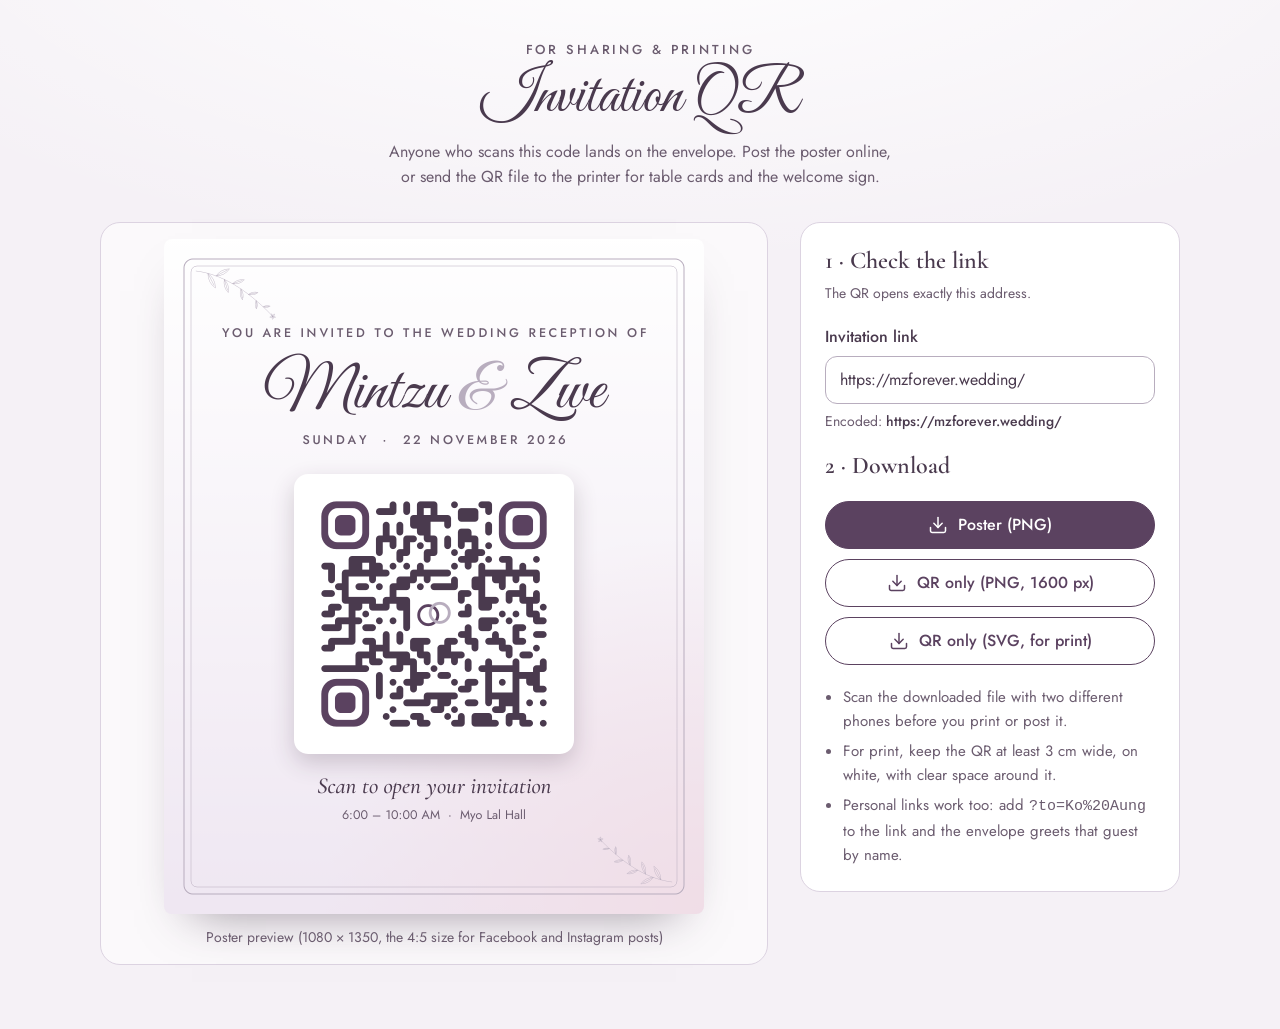
<file: qr.html>
<!doctype html>
<html lang="en">
<head>
  <meta charset="utf-8">
  <meta name="viewport" content="width=device-width, initial-scale=1">
  <title>Invitation QR · Mintzu &amp; Zwe</title>
  <meta name="description" content="Make and download the QR code that opens the Mintzu &amp; Zwe wedding invitation.">
  <meta name="robots" content="noindex, nofollow">
  <meta name="theme-color" content="#F5F1F6">
  <link rel="icon" href="/public/images/favicon.svg" type="image/svg+xml">
  <link rel="stylesheet" href="/public/css/base.css">
  <link rel="stylesheet" href="/public/css/qr.css">
  <script defer src="/public/vendor/qrcode-generator-1.4.4.js"></script>
  <script type="module" src="/public/js/qr.js"></script>
</head>
<body>
  <div class="wrap">
    <header>
      <p class="eyebrow">For sharing &amp; printing</p>
      <h1>Invitation QR</h1>
      <p class="lede">Anyone who scans this code lands on the envelope. Post the poster online, or send the QR file to the printer for table cards and the welcome sign.</p>
    </header>

    <div class="layout">
      <figure class="preview">
        <img id="poster" width="1080" height="1350"
             alt="Poster: You are invited to the wedding reception of Mintzu and Zwe, Sunday 22 November 2026, 6 to 10 AM at Myo Lal Hall, with a QR code to scan to open the invitation.">
        <figcaption>Poster preview (1080 × 1350, the 4:5 size for Facebook and Instagram posts)</figcaption>
      </figure>

      <div class="panel">
        <div>
          <h2>1 · Check the link</h2>
          <p class="hint">The QR opens exactly this address.</p>
        </div>
        <div>
          <label for="url">Invitation link</label>
          <input id="url" type="url" inputmode="url" autocomplete="url" spellcheck="false" aria-describedby="url-hint url-error">
          <p class="hint" id="url-hint">Encoded: <span class="encoded" id="encoded"></span></p>
          <p class="error" id="url-error" hidden>Enter the full address, starting with https://</p>
        </div>
        <p class="warn" id="local-warning" hidden>This is a local preview address, so it only works on this computer. Use the live address, <strong>https://mzforever.wedding/</strong>, before you download anything.</p>

        <h2>2 · Download</h2>
        <div class="downloads">
          <a class="btn" id="dl-poster" aria-disabled="true" download="mintzu-zwe-reception-qr-poster.png">
            <svg class="icon" aria-hidden="true" focusable="false"><use href="/public/images/icons.svg#i-download"/></svg>
            Poster (PNG)
          </a>
          <a class="btn btn-ghost" id="dl-png" aria-disabled="true" download="mintzu-zwe-qr.png">
            <svg class="icon" aria-hidden="true" focusable="false"><use href="/public/images/icons.svg#i-download"/></svg>
            QR only (PNG, 1600 px)
          </a>
          <a class="btn btn-ghost" id="dl-svg" aria-disabled="true" download="mintzu-zwe-qr.svg">
            <svg class="icon" aria-hidden="true" focusable="false"><use href="/public/images/icons.svg#i-download"/></svg>
            QR only (SVG, for print)
          </a>
        </div>

        <ul class="tips">
          <li>Scan the downloaded file with two different phones before you print or post it.</li>
          <li>For print, keep the QR at least 3 cm wide, on white, with clear space around it.</li>
          <li>Personal links work too: add <code>?to=Ko%20Aung</code> to the link and the envelope greets that guest by name.</li>
        </ul>
      </div>
    </div>
  </div>
</body>
</html>
</file>
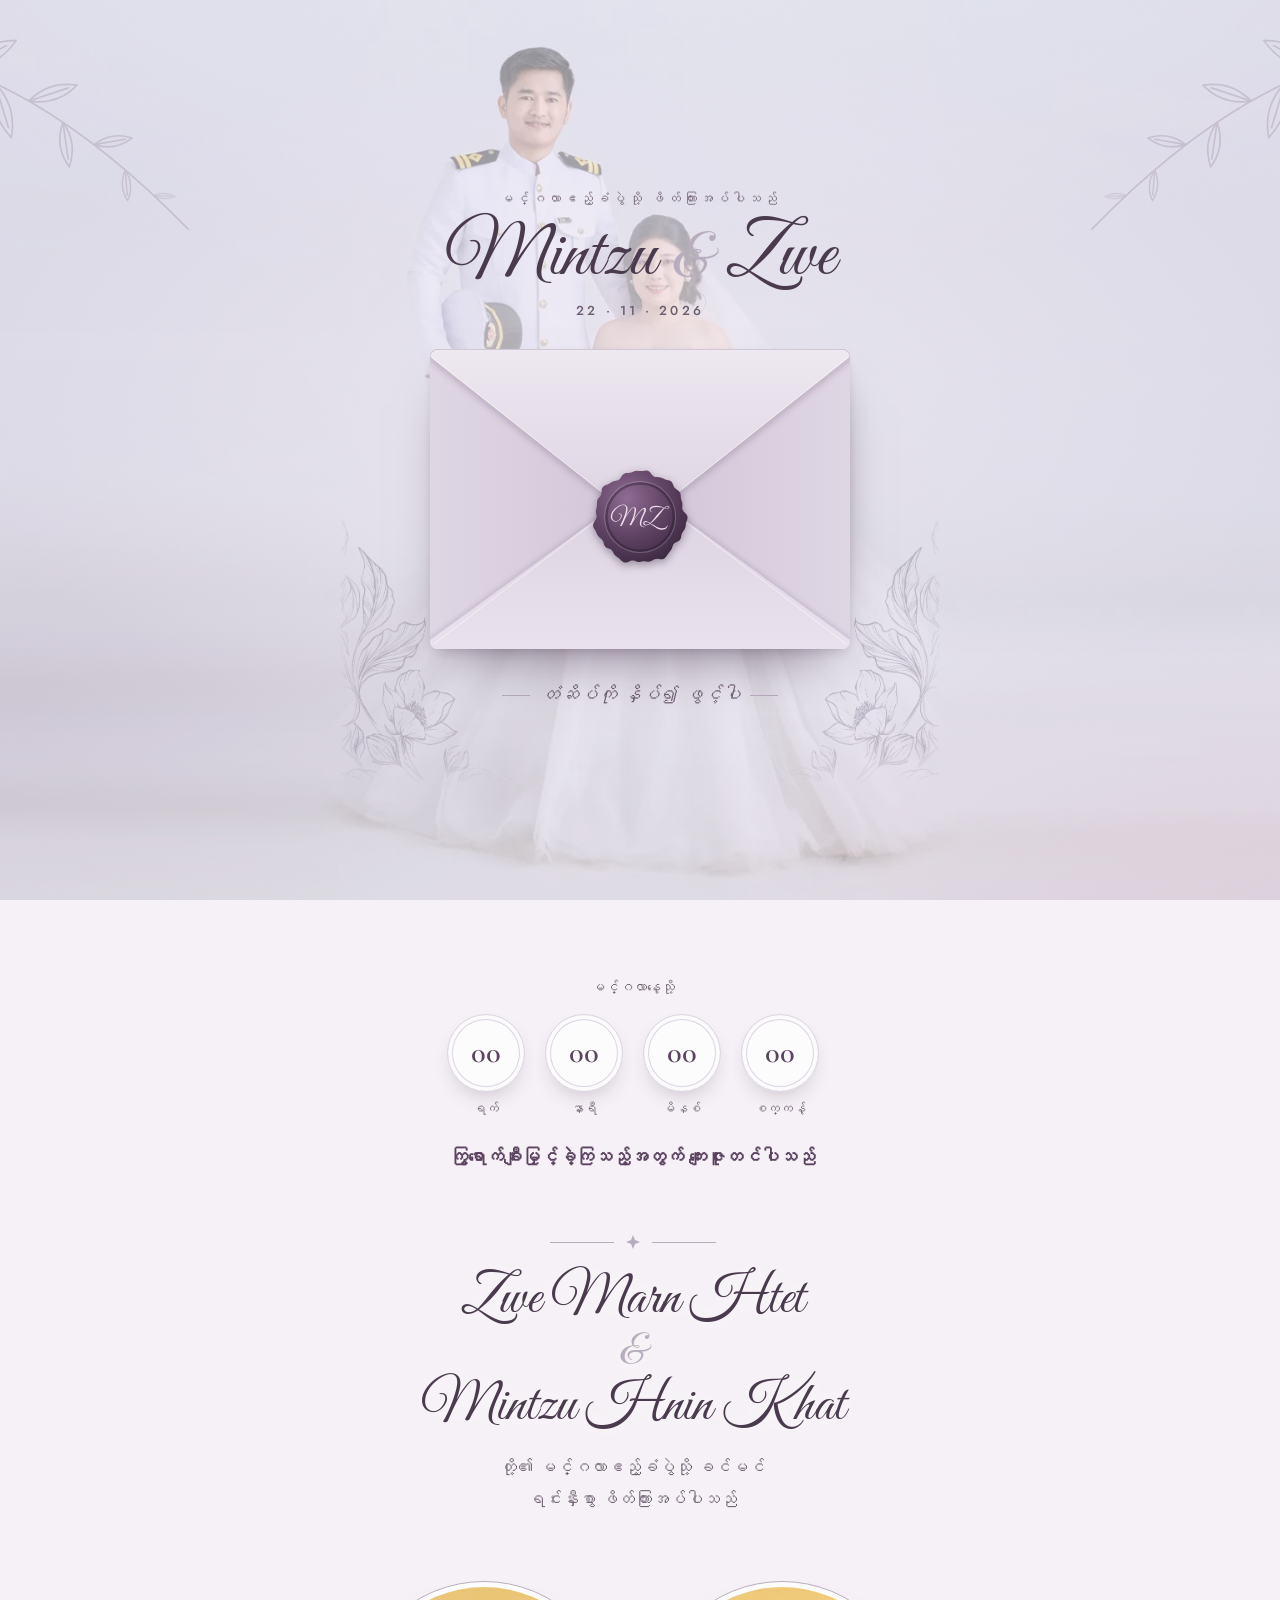
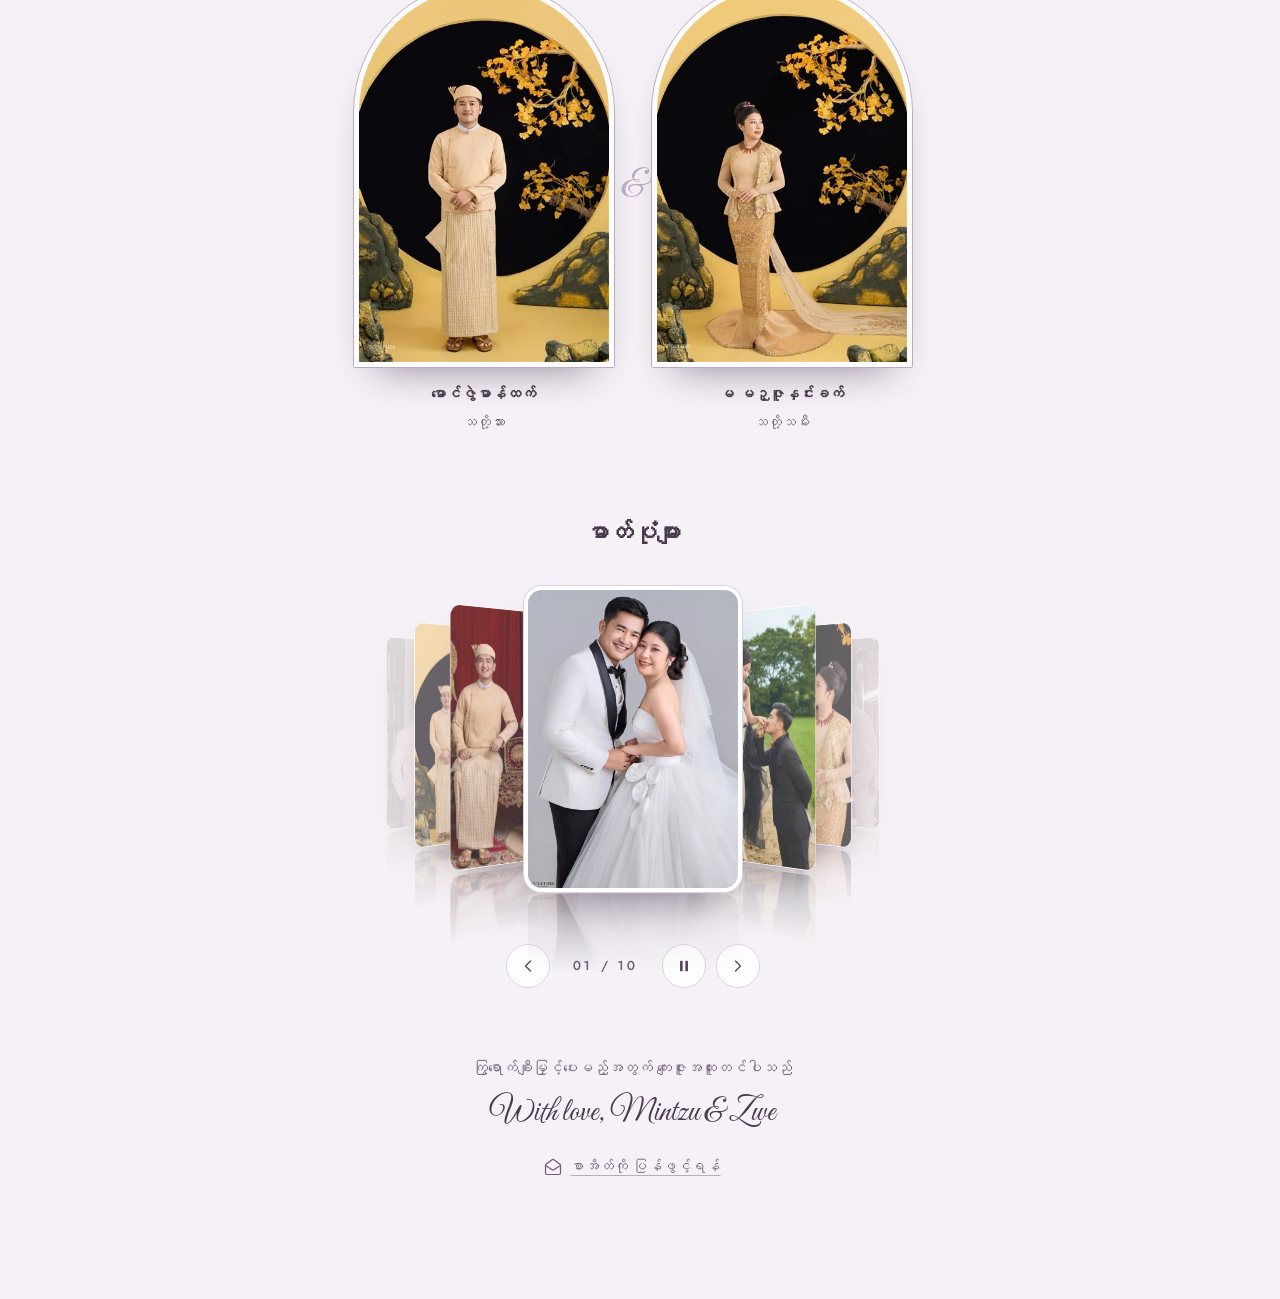
<file: reception.html>
<!doctype html>
<html lang="my" data-lang="my">
<head>
  <meta charset="utf-8">
  <meta name="viewport" content="width=device-width, initial-scale=1, viewport-fit=cover">
  <title>Mintzu &amp; Zwe · Wedding Reception</title>
  <meta name="description" content="Mintzu Hnin Khat and Zwe Marn Htet invite you to their wedding reception on Sunday, 22 November 2026, 6 to 10 AM, at Myo Lal Hall.">
  <meta name="robots" content="noindex, nofollow">
  <meta name="theme-color" content="#F5F1F6">

  <!-- Link previews (Facebook, Viber, Messenger, Telegram). Crawlers need full https:// URLs. -->
  <meta property="og:type" content="website">
  <meta property="og:url" content="https://mzforever.wedding/">
  <meta property="og:title" content="Mintzu &amp; Zwe · Wedding Reception">
  <meta property="og:description" content="Sunday, 22 November 2026 · 6 to 10 AM · Myo Lal Hall. Tap to open your invitation.">
  <meta property="og:image" content="https://mzforever.wedding/public/images/reception/og-reception.jpg">
  <meta property="og:image:width" content="1200">
  <meta property="og:image:height" content="630">
  <meta name="twitter:card" content="summary_large_image">

  <link rel="icon" href="/public/images/favicon.svg" type="image/svg+xml">
  <link rel="preload" href="/public/fonts/great-vibes.woff2" as="font" type="font/woff2" crossorigin>
  <link rel="preload" href="/public/images/reception/card-photo-900.webp" as="image" type="image/webp" fetchpriority="high">
  <link rel="stylesheet" href="/public/css/base.css">
  <link rel="stylesheet" href="/public/css/reception.css">

  <!-- Inline on purpose (as on the invitation): the envelope must cover the page before first
       paint. Without JavaScript the class is never added and the page simply shows. The guest's
       language choice is applied here too, so the page never flashes the other language. -->
  <script>
    document.documentElement.classList.add('intro-on');
    try { if (localStorage.getItem('reception-lang') === 'en') { document.documentElement.dataset.lang = 'en'; document.documentElement.lang = 'en'; } } catch (e) {}
  </script>
  <script type="module" src="/public/js/reception.js" onerror="document.documentElement.classList.remove('intro-on')"></script>
  <script nomodule>document.documentElement.classList.remove('intro-on');</script>
</head>
<body>
  <!-- Our photo on the lavender studio wall, washed with the paper colour; sprigs in the corners -->
  <div class="backdrop" aria-hidden="true">
    <picture>
      <!-- Computer screens: the same photo, widened with the studio wall so it fills the screen -->
      <source media="(min-aspect-ratio: 4/5)" type="image/webp"
              srcset="/public/images/reception/backdrop-wide-1600.webp 1600w, /public/images/reception/backdrop-wide-2560.webp 2560w" sizes="100vw">
      <img class="backdrop-photo" src="/public/images/reception/backdrop-900.webp"
           srcset="/public/images/reception/backdrop-900.webp 900w, /public/images/reception/backdrop-1600.webp 1150w"
           sizes="(orientation: portrait) 1150px, 100vw" alt="" decoding="async">
    </picture>
    <img class="sprig sprig-tl" src="/public/images/sprig.svg" alt="">
    <img class="sprig sprig-tr" src="/public/images/sprig.svg" alt="">
  </div>

  <!-- ============ Envelope intro (as on the invitation) ============ -->
  <div class="intro" id="intro">
    <div class="intro-inner">
      <div class="intro-head">
        <p class="intro-greeting" data-guest-greeting hidden><span class="t-en">Dear </span><span data-guest-name></span><span class="t-my"> ရှင့်</span></p>
        <p class="intro-kicker"><span class="t-my">မင်္ဂလာဧည့်ခံပွဲသို့ ဖိတ်ကြားအပ်ပါသည်</span><span class="t-en">You are invited to the wedding reception of</span></p>
        <p class="intro-names">Mintzu <span class="amp">&amp;</span> Zwe</p>
        <p class="intro-date">22 · 11 · 2026</p>
      </div>

      <div class="envelope" id="envelope">
        <img class="env-floral env-floral-left" src="/public/images/floral-left.png" width="483" height="760" alt="">
        <img class="env-floral env-floral-right" src="/public/images/floral-right.png" width="483" height="760" alt="">
        <div class="env-back"></div>
        <!-- reception.js moves the card in here, between the back and the pocket -->
        <svg class="env-pocket" id="env-pocket" viewBox="0 0 140 100" preserveAspectRatio="none" aria-hidden="true" focusable="false">
          <defs>
            <linearGradient id="g-side-l" x1="0" y1="0" x2="1" y2="0"><stop offset="0" class="s-side-1"/><stop offset="1" class="s-side-2"/></linearGradient>
            <linearGradient id="g-side-r" x1="1" y1="0" x2="0" y2="0"><stop offset="0" class="s-side-1"/><stop offset="1" class="s-side-2"/></linearGradient>
            <linearGradient id="g-bottom" x1="0" y1="1" x2="0" y2="0"><stop offset="0" class="s-bot-1"/><stop offset="1" class="s-bot-2"/></linearGradient>
            <filter id="f-fold" x="-10%" y="-15%" width="120%" height="130%">
              <feDropShadow dx="0" dy="-0.5" stdDeviation="0.9" flood-color="#3E2B42" flood-opacity="0.18"/>
            </filter>
          </defs>
          <path filter="url(#f-fold)" fill="url(#g-side-l)" d="M0 4Q0 0 3.2 2L66.5 50.6Q70 53.6 66.5 56.6L3.2 98Q0 100 0 96Z"/>
          <path filter="url(#f-fold)" fill="url(#g-side-r)" d="M140 4Q140 0 136.8 2L73.5 50.6Q70 53.6 73.5 56.6L136.8 98Q140 100 140 96Z"/>
          <path filter="url(#f-fold)" fill="url(#g-bottom)" d="M0 97V100H140V97L75.5 50.2Q70 46 64.5 50.2Z"/>
          <path d="M1.2 98.4L64.5 50.2Q70 46 75.5 50.2L138.8 98.4" fill="none" stroke="#FFFFFF" stroke-opacity="0.65" stroke-width="0.8" vector-effect="non-scaling-stroke"/>
        </svg>
        <div class="env-flap" aria-hidden="true">
          <div class="flap-inner">
            <div class="flap-face flap-out">
              <svg viewBox="0 0 140 62" preserveAspectRatio="none" focusable="false">
                <defs>
                  <linearGradient id="g-flap" x1="0" y1="0" x2="0" y2="1"><stop offset="0" class="s-flap-1"/><stop offset="1" class="s-flap-2"/></linearGradient>
                  <filter id="f-flap" x="-5%" y="-5%" width="110%" height="125%">
                    <feDropShadow dx="0" dy="1" stdDeviation="1.2" flood-color="#3E2B42" flood-opacity="0.24"/>
                  </filter>
                </defs>
                <path filter="url(#f-flap)" fill="url(#g-flap)" d="M0 0H140V2.5L75.6 53.4Q70 57.8 64.4 53.4L0 2.5Z"/>
                <path d="M0.6 2.8L64.4 53.4Q70 57.8 75.6 53.4L139.4 2.8" fill="none" stroke="#FFFFFF" stroke-opacity="0.7" stroke-width="0.8" vector-effect="non-scaling-stroke"/>
              </svg>
            </div>
            <div class="flap-face flap-in">
              <svg viewBox="0 0 140 62" preserveAspectRatio="none" focusable="false">
                <defs>
                  <linearGradient id="g-liner" x1="0" y1="1" x2="0" y2="0"><stop offset="0" class="s-liner-1"/><stop offset="1" class="s-liner-2"/></linearGradient>
                  <pattern id="p-liner" width="6" height="6" patternUnits="userSpaceOnUse"><circle cx="3" cy="3" r="0.65" class="liner-dot"/></pattern>
                </defs>
                <path fill="url(#g-liner)" d="M0 62H140V59.5L75.6 8.6Q70 4.2 64.4 8.6L0 59.5Z"/>
                <path fill="url(#p-liner)" d="M0 62H140V59.5L75.6 8.6Q70 4.2 64.4 8.6L0 59.5Z"/>
              </svg>
            </div>
          </div>
        </div>
        <button class="seal" id="seal" type="button" aria-label="Open the invitation">
          <img src="/public/images/seal.svg" alt="">
        </button>
      </div>

      <p class="intro-hint" aria-hidden="true"><span class="t-my">တံဆိပ်ကို နှိပ်၍ ဖွင့်ပါ</span><span class="t-en">Tap the seal to open</span></p>
    </div>
  </div>

  <!-- Language: Myanmar / English -->
  <div class="lang" role="group" aria-label="Language">
    <button type="button" data-set-lang="my" aria-pressed="true">မြန်မာ</button>
    <button type="button" data-set-lang="en" aria-pressed="false">EN</button>
  </div>

  <!-- ============ The invitation ============ -->
  <main class="page" id="main">
    <section class="hero" aria-label="Invitation card">
      <div class="card-slot" id="card-slot">
        <div class="card" id="the-card" role="group" aria-label="Your invitation" tabindex="-1">
          <div class="card-flip" id="card-flip">
            <!-- The printed card's words, set as a card: a double frame with corner flourishes -->
            <article class="card-face card-front" lang="my">
              <svg class="cf-frame" viewBox="0 0 100 160" preserveAspectRatio="none" aria-hidden="true" focusable="false">
                <rect x="3.2" y="2.8" width="93.6" height="154.4" rx="1.2"/>
                <rect x="4.6" y="4.1" width="90.8" height="151.8" rx="0.8"/>
              </svg>
              <img class="cf-corner cf-tl" src="/public/images/reception/corner.svg" alt="">
              <img class="cf-corner cf-tr" src="/public/images/reception/corner.svg" alt="">
              <img class="cf-corner cf-bl" src="/public/images/reception/corner.svg" alt="">
              <img class="cf-corner cf-br" src="/public/images/reception/corner.svg" alt="">

              <div class="cf-body">
                <h1 class="cf-title">မင်္ဂလာဧည့်ခံပွဲ ဖိတ်ကြားလွှာ</h1>
                <span class="cf-flourish" aria-hidden="true"></span>
                <p class="cf-family">ပဲခူးတိုင်းဒေသကြီး ကညွတ်ကွင်းမြို့ ဈေးတောင် (၃) လမ်းနေ<br>
                  ဦးချစ်စန်း + ဒေါ်ကြူကြူဝင်း တို့၏ တစ်ဦးတည်းသောသား၊<br>
                  ကိုဇေယျာဦး + မနှင်းဇာခြည်ဝင်း၊ Dr.အောင်နိုင်ဝင်း + မနှင်းဇာနည်လင်း၊<br>
                  ကိုကျော်မင်းသူ + မဇင်မာချစ်၊ ကိုရောင်ခြည်ဦး + မရွှေစင်ဝင်း<br>
                  တို့၏ မောင်၊ မထက်ဦးခင် ၏ အကို</p>
                <p class="cf-name">မောင်ဇွဲမာန်ထက်</p>
                <p class="cf-work">(BE.IT), (Second Mate – INK Marine Co., Ltd)</p>
                <p class="cf-and"><span>နှင့်</span></p>
                <p class="cf-family">ရန်ကုန်တိုင်းဒေသကြီး၊ အရှေ့ဒဂုံမြို့နယ်၊ (၁၂၆) ရပ်ကွက်၊ မြခွာညိုလမ်းနေ<br>
                  ဦးမိုးခက် + ဒေါ်နှင်းနှင်းထွန်း တို့၏ သမီး<br>
                  (ကိုညီညီဦး) + မဟေမာန်နှင်းခက်၊ ကိုသူရိန်မင်းခက် + မနှင်းဝေစိုး၊<br>
                  ကိုနိုင်လင်းထွန်း + မဧကရီနှင်းခက် တို့၏ ညီမ</p>
                <p class="cf-name">မ မဉ္ဇူနှင်းခက်</p>
                <p class="cf-work">(BE.IT), Brycen Myanmar Co., Ltd</p>
                <p class="cf-of">တို့၏</p>
                <p class="cf-closing">‘မင်္ဂလာဧည့်ခံပွဲ’ သို့ အောက်ပါအစီအစဉ်အတိုင်း<br>
                  ကြွရောက်ချီးမြှင့်ပေးပါရန် နှစ်ဖက်သော မိဘများနှင့်အတူ<br>
                  ကျွန်တော်ကျွန်မတို့က ခင်မင်ရင်းနှီးစွာဖြင့် ဖိတ်ကြားအပ်ပါသည်။</p>
                <dl class="cf-plan">
                  <div><dt>မင်္ဂလာနေ့ရက်</dt><dd>၂၂ - ၁၁ - ၂၀၂၆ (တနင်္ဂနွေနေ့)</dd><dd><small>၁၃၈၈ ခုနှစ်၊ တန်ဆောင်မုန်းလဆန်း (၁၃) ရက်</small></dd></div>
                  <div><dt>ဧည့်ခံချိန်</dt><dd>နံနက် (၆:၀၀) နာရီမှ (၁၀:၀၀) နာရီအထိ</dd></div>
                  <div><dt>မင်္ဂလာနေရာ</dt><dd>‘မြို့လယ်ခန်းမ’</dd></div>
                </dl>
              </div>
            </article>
            <figure class="card-face card-back" aria-hidden="true">
              <div class="photo">
                <picture>
                  <source srcset="/public/images/reception/card-photo-900.webp" type="image/webp">
                  <img src="/public/images/reception/card-photo-900.jpg" width="900" height="1351" decoding="async"
                       alt="Zwe resting his cheek against Mintzu's, both in gold Myanmar dress, holding a black and gold lacquer offering bowl.">
                </picture>
              </div>
              <p class="photo-names">Mintzu <span class="amp">&amp;</span> Zwe</p>
              <p class="photo-date">22 · 11 · 2026</p>
            </figure>
          </div>
        </div>
      </div>

      <button class="turn reveal" id="turn" type="button">
        <svg class="icon" aria-hidden="true" focusable="false"><use href="/public/images/icons.svg#i-turn"/></svg>
        <span class="turn-a"><span class="t-my">ဓာတ်ပုံကို ကြည့်ရန်</span><span class="t-en">See our photo</span></span>
        <span class="turn-b"><span class="t-my">ဖိတ်စာကို ကြည့်ရန်</span><span class="t-en">See the invitation</span></span>
      </button>

      <nav class="actions reveal" aria-label="Plan your visit">
        <!-- The hall's own pin on Google Maps (shared by the couple), not a search -->
        <a class="action" href="https://maps.app.goo.gl/kDiCbD2yMzm9UhEr6" target="_blank" rel="noopener">
          <svg class="icon" aria-hidden="true" focusable="false"><use href="/public/images/icons.svg#i-pin"/></svg>
          <span class="t-my">လမ်းညွှန်</span><span class="t-en">Directions</span>
        </a>
        <a class="action" id="add-calendar" href="/public/mintzu-zwe-reception.ics"
           data-google="https://calendar.google.com/calendar/render?action=TEMPLATE&amp;text=Wedding%20Reception%20of%20Mintzu%20%26%20Zwe&amp;dates=20261121T233000Z%2F20261122T033000Z&amp;details=Mintzu%20Hnin%20Khat%20and%20Zwe%20Marn%20Htet%20invite%20you%20to%20their%20wedding%20reception.%20Map%3A%20https%3A%2F%2Fmaps.app.goo.gl%2FkDiCbD2yMzm9UhEr6&amp;location=Myo%20Lal%20Hall">
          <svg class="icon" aria-hidden="true" focusable="false"><use href="/public/images/icons.svg#i-calendar"/></svg>
          <span class="t-my">ပြက္ခဒိန်တွင် မှတ်ရန်</span><span class="t-en">Add to calendar</span>
        </a>
        <a class="action" href="/public/images/reception/invitation-card.jpg" download="Mintzu-Zwe-Wedding-Reception.jpg">
          <svg class="icon" aria-hidden="true" focusable="false"><use href="/public/images/icons.svg#i-download"/></svg>
          <span class="t-my">ဖိတ်စာ သိမ်းရန်</span><span class="t-en">Save the card</span>
        </a>
        <a class="action" href="#gallery">
          <svg class="icon" aria-hidden="true" focusable="false"><use href="/public/images/icons.svg#i-images"/></svg>
          <span class="t-my">ဓာတ်ပုံ ကြည့်ရန်</span><span class="t-en">See our photos</span>
        </a>
      </nav>
      <p class="sr-only" id="status" role="status" aria-live="polite"></p>
    </section>

    <!-- ============ Countdown ============ -->
    <section class="countdown rv" aria-labelledby="count-title" data-at="2026-11-22T06:00:00+06:30" data-until="2026-11-22T10:00:00+06:30">
      <p class="label" id="count-title"><span class="t-my">မင်္ဂလာနေ့သို့</span><span class="t-en">Until our day</span></p>
      <ol class="count" id="count" aria-hidden="true">
        <li><b data-unit="d">00</b><span><span class="t-my">ရက်</span><span class="t-en">Days</span></span></li>
        <li><b data-unit="h">00</b><span><span class="t-my">နာရီ</span><span class="t-en">Hours</span></span></li>
        <li><b data-unit="m">00</b><span><span class="t-my">မိနစ်</span><span class="t-en">Mins</span></span></li>
        <li><b data-unit="s">00</b><span><span class="t-my">စက္ကန့်</span><span class="t-en">Secs</span></span></li>
      </ol>
      <p class="count-now" id="count-now" hidden></p>
      <p class="sr-only" id="count-sr"></p>
    </section>

    <!-- ============ Details (as on the invitation) ============ -->
    <section class="details rv" aria-labelledby="names">
      <div class="ornament" aria-hidden="true"><svg viewBox="0 0 14 14"><path d="M7 0 9 5 14 7 9 9 7 14 5 9 0 7 5 5Z"/></svg></div>
      <h2 class="names" id="names">
        <span>Zwe Marn Htet</span>
        <span class="amp">&amp;</span>
        <span>Mintzu Hnin Khat</span>
      </h2>
      <p class="lede"><span class="t-my">တို့၏ မင်္ဂလာဧည့်ခံပွဲသို့ ခင်မင်ရင်းနှီးစွာ ဖိတ်ကြားအပ်ပါသည်</span><span class="t-en">warmly invite you to their wedding reception</span></p>

    </section>

    <!-- ============ The couple ============ -->
    <section class="couple rv" aria-label="The couple">
      <figure class="person">
        <div class="person-frame"><img src="/public/images/reception/groom-600.webp" width="400" height="600" loading="lazy" decoding="async" alt="Zwe in a cream taikpon jacket, gaung baung and paso, before the black moon and golden branches."></div>
        <figcaption>
          <span class="person-name"><span class="t-my">မောင်ဇွဲမာန်ထက်</span><span class="t-en">Zwe Marn Htet</span></span>
          <span class="label"><span class="t-my">သတို့သား</span><span class="t-en">The groom</span></span>
        </figcaption>
      </figure>
      <span class="couple-amp" aria-hidden="true">&amp;</span>
      <figure class="person">
        <div class="person-frame"><img src="/public/images/reception/bride-600.webp" width="400" height="600" loading="lazy" decoding="async" alt="Mintzu in a gold silk htamein with a long train, before the black moon and golden branches."></div>
        <figcaption>
          <span class="person-name"><span class="t-my">မ မဉ္ဇူနှင်းခက်</span><span class="t-en">Mintzu Hnin Khat</span></span>
          <span class="label"><span class="t-my">သတို့သမီး</span><span class="t-en">The bride</span></span>
        </figcaption>
      </figure>
    </section>

    <!-- ============ Gallery: a small 3D coverflow ============ -->
    <section class="gallery rv" id="gallery" aria-labelledby="gallery-title">
      <h2 class="section-title" id="gallery-title"><span class="t-my">ဓာတ်ပုံများ</span><span class="t-en">Our moments</span></h2>
      <div class="flow" id="flow" tabindex="0" aria-roledescription="carousel" aria-label="Pre-wedding photos. Arrow keys move between photos.">
        <ul class="flow-track" id="flow-track">
          <li class="flow-item"><button class="flow-card" type="button" data-full="/public/images/reception/gallery-01-1600.webp"><img src="/public/images/reception/gallery-01-720.webp" width="720" height="1081" decoding="async" alt="Zwe in a white tuxedo and Mintzu in a white gown, smiling close together."></button></li>
          <li class="flow-item"><button class="flow-card" type="button" data-full="/public/images/reception/gallery-02-1600.webp"><img src="/public/images/reception/gallery-02-720.webp" width="720" height="1081" loading="lazy" decoding="async" alt="Mintzu in a black gown on a white horse, Zwe kissing her hand."></button></li>
          <li class="flow-item"><button class="flow-card" type="button" data-full="/public/images/reception/gallery-03-1600.webp" style="--pos: 27% 50%"><img src="/public/images/reception/gallery-03-720.webp" width="720" height="480" loading="lazy" decoding="async" alt="Mintzu and Zwe in gold Myanmar dress before a black moon and golden branches."></button></li>
          <li class="flow-item"><button class="flow-card" type="button" data-full="/public/images/reception/gallery-04-1600.webp"><img src="/public/images/reception/gallery-04-720.webp" width="720" height="1081" loading="lazy" decoding="async" alt="Mintzu in a red gown on a wooden staircase, Zwe kissing her hand."></button></li>
          <li class="flow-item"><button class="flow-card" type="button" data-full="/public/images/reception/gallery-05-1600.webp"><img src="/public/images/reception/gallery-05-720.webp" width="720" height="1081" loading="lazy" decoding="async" alt="Zwe in a white naval uniform beside Mintzu in a white gown with flowers."></button></li>
          <li class="flow-item"><button class="flow-card" type="button" data-full="/public/images/reception/gallery-06-1600.webp"><img src="/public/images/reception/gallery-06-720.webp" width="720" height="1081" loading="lazy" decoding="async" alt="Black and white: Mintzu standing inside the silhouette of Zwe's profile."></button></li>
          <li class="flow-item"><button class="flow-card" type="button" data-full="/public/images/reception/gallery-07-1600.webp"><img src="/public/images/reception/gallery-07-720.webp" width="720" height="1081" loading="lazy" decoding="async" alt="Zwe in black and Mintzu in a black gown with red roses, hand in hand on a green field."></button></li>
          <li class="flow-item"><button class="flow-card" type="button" data-full="/public/images/reception/gallery-08-1600.webp"><img src="/public/images/reception/gallery-08-720.webp" width="720" height="1081" loading="lazy" decoding="async" alt="Zwe in a beige suit and Mintzu in a burgundy gown with white roses, in a tiled hallway."></button></li>
          <li class="flow-item"><button class="flow-card" type="button" data-full="/public/images/reception/gallery-09-1600.webp"><img src="/public/images/reception/gallery-09-720.webp" width="720" height="1081" loading="lazy" decoding="async" alt="Mintzu and Zwe standing together in gold Myanmar dress before the black moon."></button></li>
          <li class="flow-item"><button class="flow-card" type="button" data-full="/public/images/reception/gallery-10-1600.webp"><img src="/public/images/reception/gallery-10-720.webp" width="720" height="480" loading="lazy" decoding="async" alt="Mintzu and Zwe seated on carved golden thrones before a red velvet curtain."></button></li>
        </ul>
      </div>
      <div class="flow-controls">
        <button class="round-btn" id="flow-prev" type="button" aria-label="Previous photo">
          <svg class="icon" aria-hidden="true" focusable="false"><use href="/public/images/icons.svg#i-chevron-left"/></svg>
        </button>
        <p class="flow-count" aria-hidden="true"><span id="flow-count">01 / 10</span><span class="flow-timer"></span></p>
        <button class="round-btn flow-play" id="flow-play" type="button" aria-label="Pause the photos">
          <svg class="icon" aria-hidden="true" focusable="false"><use href="/public/images/icons.svg#i-pause"/></svg>
        </button>
        <button class="round-btn" id="flow-next" type="button" aria-label="Next photo">
          <svg class="icon" aria-hidden="true" focusable="false"><use href="/public/images/icons.svg#i-chevron-right"/></svg>
        </button>
      </div>
      <p class="sr-only" id="flow-status" aria-live="polite"></p>
    </section>

    <footer class="foot rv">
      <p class="foot-thanks"><span class="t-my">ကြွရောက်ချီးမြှင့်ပေးမည့်အတွက် ကျေးဇူးအထူးတင်ပါသည်</span><span class="t-en">We can't wait to celebrate with you</span></p>
      <p class="sign">With love, Mintzu &amp; Zwe</p>
      <button class="replay" id="replay" type="button" hidden>
        <svg class="icon" aria-hidden="true" focusable="false"><use href="/public/images/icons.svg#i-envelope"/></svg>
        <span class="t-my">စာအိတ်ကို ပြန်ဖွင့်ရန်</span><span class="t-en">Open the envelope again</span>
      </button>
    </footer>
  </main>

  <!-- ============ Photo viewer ============ -->
  <dialog class="viewer" id="viewer" aria-label="Photo">
    <img id="viewer-img" alt="">
    <p class="viewer-count" id="viewer-count" aria-live="polite"></p>
    <button class="viewer-btn viewer-close" id="viewer-close" type="button" aria-label="Close">
      <svg class="icon" aria-hidden="true" focusable="false"><use href="/public/images/icons.svg#i-close"/></svg>
    </button>
    <button class="viewer-btn viewer-prev" id="viewer-prev" type="button" aria-label="Previous photo">
      <svg class="icon" aria-hidden="true" focusable="false"><use href="/public/images/icons.svg#i-chevron-left"/></svg>
    </button>
    <button class="viewer-btn viewer-next" id="viewer-next" type="button" aria-label="Next photo">
      <svg class="icon" aria-hidden="true" focusable="false"><use href="/public/images/icons.svg#i-chevron-right"/></svg>
    </button>
  </dialog>

  <!-- Background music: starts when the seal is tapped (browsers only allow sound after a tap).
       "Wedding Music" by andriih, from Pixabay (Pixabay Content License, no credit required). -->
  <audio id="music" src="/public/audio/wedding-piano.mp3" preload="none" loop></audio>
  <button class="music" id="music-toggle" type="button" aria-pressed="false" aria-label="Background music" title="Background music" hidden>
    <svg class="icon" aria-hidden="true" focusable="false"><use href="/public/images/icons.svg#i-music"/></svg>
    <span class="music-hint" aria-hidden="true"><span class="t-my">သီချင်းကို ဤနေရာတွင် ပိတ်နိုင်ပါသည်</span><span class="t-en">Tap to pause the music</span></span>
  </button>
</body>
</html>
</file>
<file: public/css/base.css>
/* Shared by every page (invitation, memories, qr): fonts, palette and base element styles.
   Fonts are self-hosted (latin subset from Google Fonts, SIL OFL; licences in ../fonts). */

@font-face {
  font-family: "Cormorant Garamond";
  src: url("../fonts/cormorant-garamond.woff2") format("woff2");
  font-style: normal;
  font-weight: 500 600;
  font-display: swap;
}
@font-face {
  font-family: "Cormorant Garamond";
  src: url("../fonts/cormorant-garamond-italic.woff2") format("woff2");
  font-style: italic;
  font-weight: 500;
  font-display: swap;
}
@font-face {
  font-family: "Great Vibes";
  src: url("../fonts/great-vibes.woff2") format("woff2");
  font-style: normal;
  font-weight: 400;
  font-display: swap;
}
@font-face {
  font-family: "Jost";
  src: url("../fonts/jost.woff2") format("woff2");
  font-style: normal;
  font-weight: 400 500;
  font-display: swap;
}

:root {
  /* Palette sampled from the printed card: plum ink, lilac line art, white paper */
  --paper: #FFFFFF;
  --bg: #F5F1F6;
  --bg-deep: #EAE2EE;
  --ink: #4A3A4E;
  --ink-muted: #6B5C6F;
  --lilac: #B8ADBE;
  --line: #DCD3E1;
  --plum: #5B4260;
  --focus: #6D4A73;
  --shadow-rgb: 62 43 66;

  --font-script: "Great Vibes", "Snell Roundhand", cursive;
  --font-serif: "Cormorant Garamond", Georgia, "Times New Roman", serif;
  --font-sans: "Jost", system-ui, -apple-system, "Segoe UI", sans-serif;

  --ease-out: cubic-bezier(0.22, 1, 0.36, 1);
  --ease-in: cubic-bezier(0.55, 0, 1, 0.45);
}

*, *::before, *::after { box-sizing: border-box; }
html {
  -webkit-text-size-adjust: 100%;
  text-size-adjust: 100%;
}
body {
  margin: 0;
  min-height: 100vh;
  background: var(--bg);
  color: var(--ink);
  font-variant-numeric: lining-nums;   /* Cormorant's default old-style figures dip below the line */
  -webkit-font-smoothing: antialiased;
}
img { display: block; max-width: 100%; }
button { font: inherit; color: inherit; }
:focus-visible { outline: 2px solid var(--focus); outline-offset: 4px; }

.sr-only {
  position: absolute;
  width: 1px;
  height: 1px;
  padding: 0;
  margin: -1px;
  overflow: hidden;
  clip: rect(0 0 0 0);
  white-space: nowrap;
  border: 0;
}

/* Icons from public/images/icons.svg */
.icon {
  width: 22px;
  height: 22px;
  flex: none;
  fill: none;
  stroke: currentColor;
  stroke-width: 1.6;
  stroke-linecap: round;
  stroke-linejoin: round;
}
</file>
<file: public/css/invitation.css>
/* Invitation page (invitation.html): backdrop, envelope intro, the card, and the page it lands on.
   Shared tokens and fonts live in base.css. */

:root {
  /* Envelope paper */
  --env-back-1: #B6A8BE;
  --env-back-2: #CBBFD2;
  --env-side-1: #DFD6E4;
  --env-side-2: #D1C6D8;
  --env-bottom-1: #E9E2ED;
  --env-bottom-2: #DCD2E2;
  --env-flap-1: #EEE8F0;
  --env-flap-2: #DDD4E3;
  --liner-1: #F7EEF3;
  --liner-2: #EAD9E5;
  --liner-dot: #D2B9CB;

  /* One size for the card everywhere: inside the envelope it is only scaled down, so it
     lands at exactly 1× in its slot. svh keeps it steady while the mobile URL bar moves. */
  --card-w: max(240px, min(92vw, 440px, calc((100vh - 210px) * 0.714)));
  --card-h: calc(var(--card-w) * 1600 / 1143);        /* the printed card is 1143 × 1600 */
  --env-w: min(88vw, 420px);
  --env-h: calc(var(--env-w) / 1.4);
  --seal: calc(var(--env-w) * 0.24);
}
@supports (height: 100svh) {
  :root { --card-w: max(240px, min(92vw, 440px, calc((100svh - 210px) * 0.714))); }
}

html { scrollbar-gutter: stable; }
body {
  font: 500 1.1875rem/1.55 var(--font-serif);
  -webkit-tap-highlight-color: transparent;
}
.amp { font-family: var(--font-script); color: var(--lilac); }


/* =========================================================
   Backdrop: soft light, paper grain, line-art sprigs
   ========================================================= */
.backdrop {
  position: fixed;
  inset: 0;
  z-index: -1;
  overflow: hidden;
  pointer-events: none;
  background:
    url("../images/paper-grain.svg"),
    radial-gradient(120% 65% at 50% -8%, #FFFFFF 0%, rgba(255, 255, 255, 0) 62%),
    radial-gradient(70% 45% at 100% 100%, rgba(241, 220, 229, 0.75), transparent 70%),
    radial-gradient(65% 40% at 0% 80%, rgba(220, 211, 225, 0.8), transparent 70%),
    var(--bg);
}
.sprig {
  position: absolute;
  width: min(28vw, 230px);           /* narrow enough that the two top sprigs never meet */
  height: auto;
  opacity: 0.6;
}
/* The sprig grows from its bottom-left corner; turn it (and mirror it) so it grows out of the
   two top corners, framing the names. The lower corners belong to the envelope's florals. */
.sprig-tl { left: -6%; top: -4%; transform: rotate(90deg); }
.sprig-tr { right: -6%; top: -4%; transform: scaleX(-1) rotate(90deg); }


/* =========================================================
   Envelope intro (only while html.intro-on)
   ========================================================= */
.intro { display: none; }
.intro-on .intro { display: block; }
html.intro-on { overflow: hidden; }

.intro {
  position: fixed;
  inset: 0;
  z-index: 20;
  overflow-x: hidden;
  overflow-y: auto;
  overscroll-behavior: contain;
  transition: opacity 250ms linear;
}
.intro.is-opening { overflow: hidden; }     /* the card's path is measured when it starts */
.intro.is-leaving { opacity: 0; }

.intro-inner {
  min-height: 100%;
  display: grid;
  grid-template-areas: "head" "env" "hint";
  justify-items: center;
  align-content: center;
  gap: 28px;
  padding: max(28px, env(safe-area-inset-top)) 16px max(28px, env(safe-area-inset-bottom));
  text-align: center;
}
.intro-head { grid-area: head; }
.intro-head > p { margin: 0; }
.intro-head > .intro-greeting {
  margin-bottom: 6px;
  font-size: 1.375rem;
  font-style: italic;
}
.intro-kicker, .intro-date {
  font: 500 0.8125rem/1.6 var(--font-sans);
  letter-spacing: 0.24em;
  text-transform: uppercase;
  text-wrap: balance;
  color: var(--ink-muted);
}
.intro-head > .intro-names {
  margin-top: 2px;
  font: 400 clamp(3.25rem, 15vw, 4.75rem)/1.15 var(--font-script);
  color: var(--ink);
}
.intro-names .amp { font-size: 0.8em; padding: 0 0.06em; }

.intro-hint {
  grid-area: hint;
  margin: 0;
  display: inline-flex;
  align-items: center;
  gap: 10px;
  font-size: 1.1875rem;
  font-style: italic;
  color: var(--ink-muted);
}
.intro-hint::before, .intro-hint::after {
  content: "";
  width: 28px;
  height: 1px;
  background: var(--lilac);
}
.intro-head, .intro-hint { transition: opacity 400ms var(--ease-out), transform 400ms var(--ease-out); }
.intro.is-opening .intro-head { opacity: 0; transform: translateY(-12px); }
.intro.is-opening .intro-hint { opacity: 0; transform: translateY(8px); }

/* Arrival, while the sprigs grow (their animation lives in sprig.svg): the words rise in, the
   envelope drifts down like a sheet of paper and settles, the card's florals swing in from beyond
   the screen edges, the seal fades in, then the hint appears and the seal starts pulsing.
   Everything eases to rest (no scaling up, no bounce), and it plays once: constant motion
   would compete with the one thing to tap. */
@keyframes rise-in { from { opacity: 0; transform: translateY(14px); } }
@keyframes envelope-in {
  from { opacity: 0; transform: translateY(-22px) rotate(-2.5deg); }
  45% { opacity: 1; }
  to { opacity: 1; transform: none; }
}
@keyframes seal-in { from { opacity: 0; transform: translate(-50%, -50%) scale(1.08); } }
.intro-head > * { animation: rise-in 1000ms var(--ease-out) backwards; }
.intro-head > .intro-kicker { animation-delay: 100ms; }
.intro-head > .intro-names { animation-delay: 250ms; }
.intro-head > .intro-date { animation-delay: 400ms; }
.envelope { animation: envelope-in 1400ms cubic-bezier(0.22, 0.61, 0.36, 1) 300ms backwards; }
.seal { animation: seal-in 800ms var(--ease-out) 1300ms backwards; }
.intro-hint { animation: rise-in 700ms var(--ease-out) 1800ms backwards; }
/* Tapped before the arrival finished: jump to the end so the card's path is measured from rest */
.intro.is-opening .intro-head > *,
.intro.is-opening .envelope,
.intro.is-opening .env-floral,
.intro.is-opening .seal,
.intro.is-opening .intro-hint { animation: none; }


/* =========================================================
   The envelope. Not a stacking context, so the card can sit
   between the back (z 1) and the pocket (z 3).
   ========================================================= */
.envelope {
  grid-area: env;
  position: relative;
  width: var(--env-w);
  height: var(--env-h);
  cursor: pointer;
  touch-action: manipulation;
}
.env-back,
.env-pocket,
.env-flap {
  transition: transform 650ms var(--ease-in), opacity 650ms var(--ease-in);
}

/* Florals from the printed card (one cluster and its mirror image), tucked under the envelope's
   bottom corners, where a phone has room for them (z -1: behind the envelope and the text).
   Each pivots on its outer bottom corner: it swings in from beyond the screen edge as the
   envelope arrives, and swings back out when the envelope falls away. */
.env-floral {
  position: absolute;
  bottom: -52%;
  z-index: -1;
  width: 48%;
  height: auto;
  opacity: 0.9;
  pointer-events: none;
  animation: 1600ms cubic-bezier(0.25, 0.8, 0.3, 1) 300ms backwards;
  transition: transform 700ms var(--ease-in), opacity 700ms var(--ease-in);
}
.env-floral-left {
  left: -24%;
  transform-origin: 0 100%;
  animation-name: floral-in-left;
}
.env-floral-right {
  right: -24%;
  transform-origin: 100% 100%;
  animation-name: floral-in-right;
}
@keyframes floral-in-left {
  from { opacity: 0; transform: translateX(-45%) rotate(-30deg); }
  70% { transform: rotate(2deg); }
}
@keyframes floral-in-right {
  from { opacity: 0; transform: translateX(45%) rotate(30deg); }
  70% { transform: rotate(-2deg); }
}
.envelope.is-dropping .env-floral { opacity: 0; }
.envelope.is-dropping .env-floral-left { transform: translateX(-45%) rotate(-30deg); }
.envelope.is-dropping .env-floral-right { transform: translateX(45%) rotate(30deg); }
.env-back {
  position: absolute;
  inset: 0;
  z-index: 1;
  border-radius: 8px;
  background:
    radial-gradient(circle, rgba(255, 255, 255, 0.28) 0 1.2px, transparent 1.7px) 0 0 / 12px 12px,
    linear-gradient(180deg, var(--env-back-1), var(--env-back-2));
  box-shadow:
    0 30px 50px -24px rgba(var(--shadow-rgb) / 0.55),
    0 6px 14px -6px rgba(var(--shadow-rgb) / 0.25);
}
.env-pocket {
  position: absolute;
  inset: 0;
  z-index: 3;
  width: 100%;
  height: 100%;
  overflow: visible;
  clip-path: inset(0 round 8px);
  pointer-events: none;
}
.s-side-1 { stop-color: var(--env-side-1); }
.s-side-2 { stop-color: var(--env-side-2); }
.s-bot-1 { stop-color: var(--env-bottom-1); }
.s-bot-2 { stop-color: var(--env-bottom-2); }
.s-flap-1 { stop-color: var(--env-flap-1); }
.s-flap-2 { stop-color: var(--env-flap-2); }
.s-liner-1 { stop-color: var(--liner-1); }
.s-liner-2 { stop-color: var(--liner-2); }
.liner-dot { fill: var(--liner-dot); }

/* Flap: two faces (paper outside, dotted liner inside) that fold back over the top edge */
.env-flap {
  position: absolute;
  left: 0;
  top: 0;
  z-index: 4;
  width: 100%;
  height: 62%;
  perspective: 1100px;
  pointer-events: none;
  transition: z-index 0s linear 530ms, transform 650ms var(--ease-in), opacity 650ms var(--ease-in);
}
.flap-inner {
  position: absolute;
  inset: 0;
  transform-origin: 50% 0;
  transform-style: preserve-3d;
  transition: transform 720ms cubic-bezier(0.5, 0, 0.3, 1) 170ms;
}
.flap-face {
  position: absolute;
  inset: 0;
  -webkit-backface-visibility: hidden;
  backface-visibility: hidden;
}
.flap-face svg { display: block; width: 100%; height: 100%; overflow: visible; }
.flap-out svg { clip-path: inset(0 0 -20% 0 round 8px 8px 0 0); }
.flap-in { transform: rotateX(180deg); }

/* Opening: the flap folds back (and drops behind the card halfway through) */
.envelope.is-open .env-flap { z-index: 1; }
.envelope.is-open .flap-inner { transform: rotateX(180deg); }
/* The card is out: the envelope falls away */
.envelope.is-dropping .env-back,
.envelope.is-dropping .env-pocket,
.envelope.is-dropping .env-flap { transform: translateY(80px) scale(0.96); opacity: 0; }


/* =========================================================
   Wax seal: one piece; when tapped it swells a little and lifts off the flap
   ========================================================= */
.seal {
  position: absolute;
  left: 50%;
  top: 56%;
  z-index: 5;
  width: var(--seal);
  height: var(--seal);
  padding: 0;
  border: 0;
  border-radius: 50%;
  background: none;
  cursor: pointer;
  transform: translate(-50%, -50%);
  touch-action: manipulation;
  transition: transform 250ms var(--ease-out);
}
.seal::after {          /* "tap me" ring */
  content: "";
  position: absolute;
  inset: -4%;
  border-radius: 50%;
  border: 2px solid rgba(91, 66, 96, 0.45);
  opacity: 0;
  animation: seal-pulse 2.8s var(--ease-out) 2500ms infinite;   /* starts once the seal is on */
  pointer-events: none;
}
@keyframes seal-pulse {
  0% { transform: scale(0.95); opacity: 0.75; }
  70%, 100% { transform: scale(1.4); opacity: 0; }
}
@media (hover: hover) {
  .envelope:hover .seal { transform: translate(-50%, -50%) scale(1.05); }
}
.seal:active { transform: translate(-50%, -50%) scale(0.95); }
.seal img {
  width: 100%;
  height: 100%;
  filter: drop-shadow(0 3px 4px rgba(40, 24, 44, 0.38));
}
.intro.is-opening .seal { pointer-events: none; }
.intro.is-opening .seal::after { animation: none; opacity: 0; }
.intro.is-opening .seal img { animation: seal-lift 600ms var(--ease-out) forwards; }
@keyframes seal-lift {
  35% { transform: scale(1.1); opacity: 1; }
  100% { transform: translateY(-12%) scale(1.16); opacity: 0; }
}


/* =========================================================
   The card: one element that travels from the envelope to its slot
   ========================================================= */
.card {
  position: relative;
  width: var(--card-w);
  height: var(--card-h);
  outline: none;
}
.card:focus-visible { outline: 2px solid var(--focus); outline-offset: 6px; border-radius: 8px; }
.card.is-traveling {
  position: absolute;
  left: 0;
  top: 0;
  z-index: 2;
  pointer-events: none;
}
.card.is-out { z-index: 6; }

/* Turning is animated by invitation.js in two halves (to edge-on, swap faces, back to flat),
   so only one face is ever shown and nothing depends on backface-visibility. */
.card-flip {
  position: relative;
  width: 100%;
  height: 100%;
  touch-action: manipulation;
}
.card.is-ready .card-flip { cursor: pointer; }
.card-back,
.card.is-turned .card-front { visibility: hidden; }
.card.is-turned .card-back { visibility: visible; }

.card-face {
  position: absolute;
  inset: 0;
  margin: 0;
  overflow: hidden;
  border-radius: 6px;
  background: var(--paper);
  box-shadow:
    0 34px 60px -32px rgba(var(--shadow-rgb) / 0.55),
    0 10px 22px -12px rgba(var(--shadow-rgb) / 0.3),
    0 0 0 1px rgba(var(--shadow-rgb) / 0.06);
}
.card-face picture, .card-face img { width: 100%; height: 100%; }
.card-front img { object-fit: cover; }

/* One soft light sweep across the paper when the card lands */
.card-front::after {
  content: "";
  position: absolute;
  inset: 0;
  background: linear-gradient(110deg, transparent 32%, rgba(255, 255, 255, 0.7) 48%, transparent 64%);
  transform: translateX(-120%);
  pointer-events: none;
}
.card.is-landed .card-front::after { animation: sheen 1400ms var(--ease-out) 120ms both; }
@keyframes sheen { to { transform: translateX(120%); } }

/* Back of the card: the couple photo, like a print with a caption */
.card-back {
  display: flex;
  flex-direction: column;
  padding: 5.5% 5.5% 0;
  text-align: center;
}
.card-back .photo {
  flex: 1;
  min-height: 0;
  overflow: hidden;
  border-radius: 3px;
  background: var(--bg-deep);
}
.card-back .photo img { object-fit: cover; object-position: 50% 36%; }
.photo-names {
  margin: 3% 0 0;
  font: 400 calc(var(--card-w) * 0.1)/1.2 var(--font-script);
  color: var(--ink);
}
.photo-date {
  margin: 0 0 5.5%;
  font: 500 max(11px, calc(var(--card-w) * 0.03))/1.4 var(--font-sans);
  letter-spacing: 0.3em;
  color: var(--ink-muted);
}


/* =========================================================
   The page the card lands on
   ========================================================= */
.page {
  display: flex;
  flex-direction: column;
  align-items: center;
  min-height: 100vh;
  padding: max(16px, env(safe-area-inset-top)) 16px max(40px, env(safe-area-inset-bottom));
  overflow-x: hidden;               /* the glow behind the card is wider than a phone */
  overflow-x: clip;
}
.hero {
  position: relative;
  display: flex;
  flex-direction: column;
  align-items: center;
  width: 100%;
}
.hero::before {          /* soft glow behind the card */
  content: "";
  position: absolute;
  left: 50%;
  top: calc(var(--card-h) / 2);
  z-index: -1;
  width: calc(var(--card-w) * 2.2);
  height: calc(var(--card-w) * 2.2);
  background: radial-gradient(closest-side, rgba(255, 255, 255, 0.9), rgba(255, 255, 255, 0));
  transform: translate(-50%, -50%);
  transition: opacity 900ms var(--ease-out);
  pointer-events: none;
}
.intro-on .hero::before { opacity: 0; }
.card-slot {
  width: var(--card-w);
  height: var(--card-h);
}
.intro-on .card-slot > .card { visibility: hidden; }   /* until JS tucks it into the envelope */

/* Everything except the card fades in after it lands, one after another */
.reveal {
  transition:
    opacity 700ms var(--ease-out) var(--d, 0ms),
    transform 700ms var(--ease-out) var(--d, 0ms);
}
.intro-on .reveal { opacity: 0; transform: translateY(16px); visibility: hidden; }
.turn { --d: 80ms; }
.actions { --d: 180ms; }
.details { --d: 300ms; }
.foot { --d: 360ms; }
.no-anim, .no-anim *, .no-anim *::before, .no-anim *::after { transition: none !important; animation: none !important; }

.turn {
  display: inline-flex;
  align-items: center;
  gap: 8px;
  min-height: 44px;
  margin-top: 14px;
  padding: 0 18px;
  border: 0;
  border-radius: 999px;
  background: none;
  font: italic 500 1.1875rem/1 var(--font-serif);
  color: var(--ink);
  cursor: pointer;
  touch-action: manipulation;
  transition:
    background-color 200ms var(--ease-out),
    opacity 700ms var(--ease-out) var(--d),
    transform 700ms var(--ease-out) var(--d);
}
.turn .icon { width: 20px; height: 20px; color: var(--plum); transition: transform 700ms var(--ease-out); }
.turn.is-turned .icon { transform: rotate(-360deg); }
@media (hover: hover) { .turn:hover { background: rgba(255, 255, 255, 0.7); } }

.actions {
  display: grid;
  grid-template-columns: repeat(3, minmax(0, 1fr));
  gap: 10px;
  width: min(100%, 440px);
  margin-top: 10px;
}
.action {
  display: flex;
  flex-direction: column;
  align-items: center;
  justify-content: center;
  gap: 6px;
  min-height: 78px;
  padding: 10px 6px;
  border: 1px solid var(--line);
  border-radius: 14px;
  background: rgba(255, 255, 255, 0.75);
  color: var(--ink);
  font: 500 0.875rem/1.25 var(--font-sans);
  letter-spacing: 0.02em;
  text-align: center;
  text-decoration: none;
  touch-action: manipulation;
  transition: border-color 200ms var(--ease-out), background-color 200ms var(--ease-out), transform 150ms var(--ease-out);
}
.action .icon { color: var(--plum); }
@media (hover: hover) { .action:hover { border-color: var(--lilac); background: var(--paper); } }
.action:active { transform: scale(0.97); }

.details {
  width: min(100%, 560px);
  margin-top: 56px;
  text-align: center;
}
.ornament {
  display: flex;
  align-items: center;
  justify-content: center;
  gap: 12px;
  color: var(--lilac);
}
.ornament::before, .ornament::after {
  content: "";
  width: 64px;
  height: 1px;
  background: currentColor;
}
.ornament svg { width: 14px; height: 14px; fill: currentColor; }
.names {
  margin: 18px 0 0;
  font: 400 clamp(2.5rem, 11vw, 3.5rem)/1.15 var(--font-script);
  color: var(--ink);
}
.names > span { display: block; }
.names .amp { font-size: 0.75em; line-height: 1; }
.lede {
  margin: 14px auto 0;
  max-width: 30ch;
  font-size: 1.3125rem;
  font-style: italic;
  line-height: 1.45;
  color: var(--ink-muted);
}
.label {
  display: block;
  font: 500 0.75rem/1.6 var(--font-sans);
  letter-spacing: 0.22em;
  text-transform: uppercase;
  color: var(--ink-muted);
}
.facts {
  display: grid;
  gap: 12px;
  margin: 32px 0 0;
}
.fact {
  padding: 22px 20px;
  border: 1px solid var(--line);
  border-radius: 16px;
  background: rgba(255, 255, 255, 0.7);
}
.fact dt { margin-bottom: 6px; }
.fact dd { margin: 0; }
.fact strong { display: block; font-size: 1.375rem; font-weight: 600; line-height: 1.3; }
.families {
  display: grid;
  gap: 14px;
  margin-top: 32px;
}
.families p { margin: 0; }
.foot {
  margin-top: 48px;
  display: flex;
  flex-direction: column;
  align-items: center;
  gap: 12px;
  text-align: center;
}
.sign { margin: 0; font: 400 2rem/1.2 var(--font-script); color: var(--ink); }
.memories-link {
  display: inline-flex;
  align-items: center;
  gap: 8px;
  min-height: 48px;
  padding: 0 20px;
  border: 1px solid var(--line);
  border-radius: 999px;
  background: rgba(255, 255, 255, 0.8);
  color: var(--ink);
  font: 500 0.9375rem/1 var(--font-sans);
  letter-spacing: 0.02em;
  text-decoration: none;
  touch-action: manipulation;
  transition: border-color 200ms var(--ease-out), background-color 200ms var(--ease-out);
}
.memories-link[hidden] { display: none; }
.memories-link .icon { width: 20px; height: 20px; color: var(--plum); }
@media (hover: hover) { .memories-link:hover { border-color: var(--lilac); background: var(--paper); } }
.replay {
  display: inline-flex;
  align-items: center;
  gap: 8px;
  min-height: 44px;
  padding: 0 16px;
  border: 0;
  border-radius: 999px;
  background: none;
  font: 500 0.875rem/1 var(--font-sans);
  letter-spacing: 0.04em;
  color: var(--ink-muted);
  cursor: pointer;
  text-decoration: underline;
  text-decoration-color: var(--lilac);
  text-underline-offset: 4px;
}
@media (hover: hover) { .replay:hover { color: var(--ink); } }
.replay .icon { width: 18px; height: 18px; }

@media (min-width: 640px) {
  .facts { grid-template-columns: 1fr 1fr; }
  .families { grid-template-columns: 1fr 1fr; }
}


/* =========================================================
   Petals: one shower after the card lands (created by JS)
   ========================================================= */
.petals {
  position: fixed;
  inset: 0;
  z-index: 30;
  overflow: hidden;
  pointer-events: none;
}
/* Dusty rose, lilac and blush: soft like the card, but deep enough to show on it and the page */
.petal {
  --light: #F3E1E8;
  --deep: #C99AAE;
  position: absolute;
  top: -30px;
  left: var(--x);
  width: var(--size);
  height: calc(var(--size) * 0.8);
  border-radius: 100% 0 100% 0 / 100% 0 100% 0;
  background: linear-gradient(135deg, var(--light), var(--deep));
  box-shadow: 0 1px 3px rgb(var(--shadow-rgb) / 0.18);
  opacity: 0;
  animation: petal-fall var(--fall) cubic-bezier(0.35, 0.1, 0.6, 1) var(--delay) 1 both;
}
.petal:nth-child(3n + 2) { --light: #E8DEEE; --deep: #A894B6; }
.petal:nth-child(3n + 3) { --light: #F7E8EC; --deep: #D8AFBD; }
@keyframes petal-fall {
  0% { opacity: 0; transform: translate3d(0, 0, 0) rotate(0deg); }
  10% { opacity: 0.95; }
  80% { opacity: 0.85; }
  100% { opacity: 0; transform: translate3d(var(--drift), 108vh, 0) rotate(var(--spin)); }
}


/* =========================================================
   Background music toggle (bottom-right, after the envelope)
   ========================================================= */
.music {
  position: fixed;
  right: max(16px, env(safe-area-inset-right));
  bottom: max(16px, env(safe-area-inset-bottom));
  z-index: 25;
  display: grid;
  place-items: center;
  width: 48px;
  height: 48px;
  padding: 0;
  border: 1px solid var(--line);
  border-radius: 50%;
  background: rgba(255, 255, 255, 0.85);
  -webkit-backdrop-filter: blur(6px);
  backdrop-filter: blur(6px);
  box-shadow: 0 6px 18px rgb(var(--shadow-rgb) / 0.14);
  color: var(--ink-muted);
  cursor: pointer;
  touch-action: manipulation;
  transition: color 200ms var(--ease-out), border-color 200ms var(--ease-out), transform 150ms var(--ease-out), opacity 400ms var(--ease-out), visibility 0s;
}
.music[hidden] { display: none; }
.music .icon { width: 20px; height: 20px; }
@media (hover: hover) { .music:hover { border-color: var(--lilac); color: var(--plum); } }
.music:active { transform: scale(0.94); }
.intro-on .music { opacity: 0; visibility: hidden; transition-delay: 0s, 0s, 0s, 0s, 400ms; }

/* Muted: a line through the note */
.music::after {
  content: "";
  position: absolute;
  width: 26px;
  height: 1.6px;
  border-radius: 1px;
  background: currentColor;
  transform: rotate(-45deg);
  transition: transform 200ms var(--ease-out);
}
/* Playing: plum note, a slow ring breathing around the button */
.music[aria-pressed="true"] { color: var(--plum); border-color: var(--lilac); }
.music[aria-pressed="true"]::after { transform: rotate(-45deg) scaleX(0); }
.music::before {
  content: "";
  position: absolute;
  inset: -1px;
  border: 1px solid var(--lilac);
  border-radius: 50%;
  opacity: 0;
  pointer-events: none;
}
.music[aria-pressed="true"]::before { animation: music-ring 2.8s var(--ease-out) infinite; }
@keyframes music-ring {
  0% { opacity: 0.7; transform: scale(1); }
  100% { opacity: 0; transform: scale(1.45); }
}

/* Shown for a few seconds once the music starts, so guests know where to turn it off */
.music-hint {
  position: absolute;
  right: calc(100% + 10px);
  padding: 7px 12px;
  border-radius: 999px;
  background: var(--plum);
  color: var(--paper);
  font: 500 0.8125rem/1.2 var(--font-sans);
  letter-spacing: 0.02em;
  white-space: nowrap;
  opacity: 0;
  transform: translateX(6px);
  pointer-events: none;
  transition: opacity 300ms var(--ease-out), transform 300ms var(--ease-out);
}
.music.show-hint .music-hint { opacity: 1; transform: none; }


/* =========================================================
   Short landscape phones: text beside the envelope
   ========================================================= */
@media (orientation: landscape) and (max-height: 540px) {
  :root { --env-w: min(46vw, 400px, calc((100vh - 110px) * 1.4)); }
  @supports (height: 100svh) {
    :root { --env-w: min(46vw, 400px, calc((100svh - 110px) * 1.4)); }
  }
  .intro-inner {
    grid-template-areas: "head env" "head hint";
    grid-template-columns: minmax(0, 1fr) auto;
    column-gap: 32px;
    row-gap: 16px;
    align-items: center;
  }
  .env-floral { width: 34%; bottom: -36%; }   /* keep clear of the names beside the envelope */
}


/* Deliberately no prefers-reduced-motion rules: the page looks and moves the same on every phone.
   Many phones switch that setting on to save battery, and opening the envelope is the whole point
   of the page. The motion is short and gentle, and most of it starts from the guest's own tap. */
</file>
<file: public/css/memories.css>
/* Memories page (memories.html): the keepsake after the wedding.
   The invitation's paper, sprigs and fairy lights, with the palette and Pinyon Script of the
   "Our Story" keepsake design. Sections sit close together so the page never feels empty. */

@font-face {
  font-family: "Pinyon Script";
  src: url("../fonts/pinyon-script.woff2") format("woff2");
  font-style: normal;
  font-weight: 400;
  font-display: swap;
}

:root {
  --bg: #F4EEF3;
  --ink: #3F2A3B;
  --ink-muted: #6E566A;
  --plum: #5A3A55;
  --line: #E2D6E0;
  --font-display: "Pinyon Script", var(--font-script);
  --gold-1: #FBEDB8;
  --gold-2: #D9AE45;
  --gold-3: #9E7621;
  --radius: 10px;
  --section-gap: clamp(64px, 10vw, 96px);
  --shadow-card: 0 20px 50px rgba(90, 58, 85, 0.12);
}


/* =========================================================
   Page frame
   ========================================================= */
html { scroll-behavior: smooth; }

/* Section by section: memories.js glides to the next section after a short scroll */
.thanks, .journey, .evening, .favourites, .all { scroll-margin-top: 16px; }
.backdrop {
  position: fixed;
  inset: 0;
  z-index: -1;
  overflow: hidden;
  pointer-events: none;
  background:
    url("../images/paper-grain.svg"),
    radial-gradient(120% 65% at 50% -8%, #FFFFFF 0%, rgba(255, 255, 255, 0) 62%),
    radial-gradient(70% 45% at 100% 100%, rgba(241, 220, 229, 0.75), transparent 70%),
    radial-gradient(65% 40% at 0% 80%, rgba(220, 211, 225, 0.8), transparent 70%),
    var(--bg);
}
.sprig {
  position: absolute;
  width: min(28vw, 230px);
  height: auto;
  opacity: 0.6;
}
.sprig-tl { left: -6%; top: -4%; transform: rotate(90deg); }
.sprig-tr { right: -6%; top: -4%; transform: scaleX(-1) rotate(90deg); }

.skip {
  position: absolute;
  left: 16px;
  top: -60px;
  z-index: 40;
  padding: 10px 16px;
  border-radius: 999px;
  background: var(--plum);
  color: var(--paper);
  font: 500 0.875rem/1.2 var(--font-sans);
  text-decoration: none;
}
.skip:focus { top: max(12px, env(safe-area-inset-top)); }

.topbar {
  position: absolute;
  top: max(12px, env(safe-area-inset-top));
  left: max(12px, env(safe-area-inset-left));
  z-index: 5;
}
.back, .pill-link {
  display: inline-flex;
  align-items: center;
  gap: 8px;
  min-height: 44px;
  padding: 0 18px 0 14px;
  border: 1px solid var(--line);
  border-radius: 999px;
  background: rgba(255, 255, 255, 0.8);
  color: var(--ink);
  font: 500 0.9375rem/1 var(--font-sans);
  letter-spacing: 0.02em;
  text-decoration: none;
  touch-action: manipulation;
  transition: border-color 200ms var(--ease-out), background-color 200ms var(--ease-out), transform 150ms var(--ease-out);
}
.back[hidden], .pill-link[hidden] { display: none; }
.back { font-size: 0.875rem; }
.back .icon, .pill-link .icon { width: 18px; height: 18px; color: var(--plum); }
@media (hover: hover) {
  .back:hover, .pill-link:hover { border-color: var(--lilac); background: var(--paper); }
}
.pill-link:active { transform: scale(0.97); }

.page {
  position: relative;
  z-index: 1;
  width: min(100%, 1100px);
  margin: 0 auto;
  padding: max(64px, calc(env(safe-area-inset-top) + 52px)) 16px max(112px, calc(env(safe-area-inset-bottom) + 96px));
  font-family: var(--font-serif);
}
.page > section + section { margin-top: var(--section-gap); }
@media (min-width: 760px) { .page { padding-left: 24px; padding-right: 24px; } }

.label {
  display: block;
  margin: 0;
  font: 500 0.75rem/1.6 var(--font-sans);
  letter-spacing: 0.3em;
  text-transform: uppercase;
  color: var(--ink-muted);
}
.script {
  margin: 2px 0 0;
  font: 400 clamp(2.5rem, 9vw, 3.5rem)/1.2 var(--font-display);
  color: var(--plum);
}
.section-head {
  margin-bottom: 28px;
  text-align: center;
}
@keyframes rise-in { from { opacity: 0; transform: translateY(14px); } }


/* =========================================================
   Hero: names under the fairy lights
   ========================================================= */
.hero {
  position: relative;
  padding-top: max(64px, calc(min(100vw, 760px) * 0.125));
  text-align: center;
}
.hero > :not(.lights) { position: relative; }
.lights {
  position: absolute;
  top: -10px;
  left: 50%;
  width: min(100vw, 760px);
  height: auto;
  transform: translateX(-50%);
  overflow: visible;
  pointer-events: none;
}
.wire {
  fill: none;
  stroke: var(--ink-muted);
  stroke-opacity: 0.55;
  stroke-width: 1.2;
  stroke-dasharray: 1;
  stroke-dashoffset: 1;
  animation: draw 1800ms var(--ease-out) 200ms forwards;
}
.wire-b { stroke-opacity: 0.35; animation-delay: 500ms; }
.bulb line { stroke: var(--ink-muted); stroke-opacity: 0.55; stroke-width: 1; }
/* Each bulb: a glass bead and a soft halo. They light one by one, then every bulb twinkles at
   its own pace (dimming to amber, flaring warm white), and every few seconds a wave of light
   runs along the string. */
.bulb .glass {
  fill: #FFD58A;
  stroke: #D9963D;
  stroke-width: 0.8;
  animation: glass var(--tw) ease-in-out var(--td) infinite;
}
.bulb .halo {
  fill: url(#bulb-halo);
  transform-box: fill-box;
  transform-origin: center;
  animation: halo var(--tw) ease-in-out var(--td) infinite;
}
.bulb {
  opacity: 0;
  animation:
    bulb-on 500ms var(--ease-out) calc(900ms + var(--n) * 70ms) forwards,
    wave 7s ease-in-out calc(3200ms + var(--wave)) infinite;
}
@keyframes glass {
  0%, 100% { fill: #FFF3CF; }
  45% { fill: #E4A148; }
  55% { fill: #E4A148; }
}
@keyframes halo {
  0%, 100% { opacity: 1; transform: scale(1.15); }
  50% { opacity: 0.2; transform: scale(0.7); }
}
/* The travelling wave: a brief extra brightness, bulb after bulb */
@keyframes wave {
  0%, 12%, 100% { filter: none; }
  6% { filter: brightness(1.35) drop-shadow(0 0 6px rgba(255, 214, 130, 0.9)); }
}
@keyframes draw { to { stroke-dashoffset: 0; } }
@keyframes bulb-on {
  from { opacity: 0; transform: translateY(-3px); }
  to { opacity: 1; transform: none; }
}

.names {
  margin: 6px 0 0;
  font: 400 clamp(3.5rem, 15vw, 6rem)/1.1 var(--font-display);
  color: var(--plum);
}
.names .amp { font-size: 0.7em; }
.date {
  margin: 4px 0 0;
  font-size: clamp(1.125rem, 4.4vw, 1.375rem);
  font-style: italic;
  line-height: 1.4;
  color: var(--ink);
}
.hero .label { animation: rise-in 900ms var(--ease-out) 300ms both; }
.hero .date { animation: rise-in 900ms var(--ease-out) 1700ms both; }

/* The names (and the closing signature) are written in, left to right, like ink */
.names, .sign.is-in { animation: write 1700ms cubic-bezier(0.55, 0.1, 0.35, 1) both; }
.names { animation-delay: 500ms; }
.js-reveal .sign:not(.is-in) { clip-path: inset(0 100% 0 0); }
@keyframes write {
  from { clip-path: inset(-20% 100% -30% 0); }
  to { clip-path: inset(-20% -5% -30% 0); }
}


/* =========================================================
   Photos you can tap (thank-you card, timeline, favourites)
   ========================================================= */
.photo {
  position: relative;
  display: block;
  width: 100%;
  padding: 0;
  border: 0;
  border-radius: var(--radius);
  overflow: hidden;
  background: var(--bg-deep);
  cursor: zoom-in;
  touch-action: manipulation;
  transform: translateZ(0);          /* keeps the rounded clip while the photo zooms (Safari) */
}
.photo img {
  width: 100%;
  height: 100%;
  object-fit: cover;
  object-position: var(--pos, 50% 50%);
  transition: transform 900ms var(--ease-out);
}
@media (hover: hover) { .photo:hover img { transform: scale(1.04); } }
.photo:focus-visible { outline-offset: 3px; }

/* Scroll reveal: rise into place, and photos develop like instant prints */
.js-reveal .reveal { opacity: 0; transform: translateY(26px); }
.js-reveal .reveal.is-in {
  opacity: 1;
  transform: none;
  transition: opacity 800ms var(--ease-out) var(--d, 0ms), transform 1000ms var(--ease-out) var(--d, 0ms);
}
.js-reveal .reveal .photo img,
.js-reveal .photo.reveal img { filter: sepia(0.65) brightness(1.3) contrast(0.75) blur(3px); }
.js-reveal .reveal.is-in .photo img,
.js-reveal .photo.reveal.is-in img {
  filter: none;
  transition: filter 1600ms var(--ease-out) calc(var(--d, 0ms) + 250ms), transform 900ms var(--ease-out);
}


/* =========================================================
   Thank-you card: the couple and a note
   ========================================================= */
.thanks {
  display: grid;
  margin-top: 36px;
  border-radius: var(--radius);
  overflow: hidden;
  background: var(--paper);
  box-shadow: var(--shadow-card);
  scroll-margin-top: 24px;
}
.thanks-photo {
  aspect-ratio: 4 / 5;
  border-radius: 0;
  --pos: 50% 40%;
}
/* The portrait drifts slowly closer once it has developed */
.thanks.is-in .thanks-photo img { animation: ken-burns 24s ease-in-out 2s infinite alternate; }
@keyframes ken-burns {
  from { transform: scale(1); }
  to { transform: scale(1.1) translate(-1.5%, -2%); }
}
.thanks-text {
  display: flex;
  flex-direction: column;
  justify-content: center;
  gap: 14px;
  padding: 30px 24px 34px;
}
.thanks-text p:not(.label) {
  margin: 0;
  font-size: 1.25rem;
  line-height: 1.6;
}
.thanks-text .signed {
  font-style: italic;
  color: var(--ink-muted);
}
.thanks .script { font-size: clamp(2.5rem, 8vw, 3.25rem); }
@media (min-width: 760px) {
  .thanks { grid-template-columns: minmax(0, 1fr) minmax(0, 1.15fr); }
  .thanks-photo { aspect-ratio: auto; min-height: 480px; height: 100%; }
  .thanks-text { padding: 52px 48px; }
}


/* =========================================================
   Journey memo: a journal page from signing day.
   The day's photos in a book made like our certificate folder, then a ruled note card
   with the date stamped beside our signatures.
   ========================================================= */
.memo {
  max-width: 560px;
  margin: 56px auto 0;
}

/* The note: lined paper with a red margin, a gold heart stamp in the corner */
.memo-note {
  position: relative;
  margin: 0;
  padding: 30px 24px 28px 40px;
  border-radius: 4px;
  background:
    linear-gradient(90deg, transparent 27px, rgba(222, 147, 168, 0.55) 27px, rgba(222, 147, 168, 0.55) 28.5px, transparent 28.5px),
    repeating-linear-gradient(transparent 0 33px, rgba(184, 173, 190, 0.35) 33px 34px),
    #FFFDF9;
  background-position: 0 0, 0 22px, 0 0;
  box-shadow: var(--shadow-card);
  color: var(--ink);
}
.memo-note p {
  margin: 0;
  font-size: 1.1875rem;
  line-height: 34px;                  /* sits on the ruled lines */
}
.memo-note p:not([class]) { text-indent: 1.5em; }
.memo-note .memo-date {
  font: 500 0.75rem/34px var(--font-sans);
  letter-spacing: 0.24em;
  text-transform: uppercase;
  color: var(--ink-muted);
}
.memo-note .memo-title, .memo-note .memo-sign {
  font: 400 2rem/34px var(--font-display);
  color: var(--plum);
}
.memo-note .memo-sign { margin-top: 8px; text-align: right; }
.memo-stamp {
  position: absolute;
  top: -14px;
  right: 18px;
  display: grid;
  place-items: center;
  width: 54px;
  height: 54px;
  border: 1.5px dashed var(--gold-2);
  border-radius: 50%;
  background: radial-gradient(circle, var(--gold-1), #F6E2A0);
  box-shadow: 0 4px 12px rgb(var(--shadow-rgb) / 0.15);
  transform: rotate(-12deg);
}
.memo-stamp svg { width: 22px; height: 22px; fill: var(--gold-3); }

/* The signing date as a rubber postmark, set down beside the signatures */
.memo-note { padding-bottom: 44px; }
.memo-postmark {
  position: absolute;
  left: 34px;
  bottom: -26px;
  width: 104px;
  height: 104px;
  overflow: visible;
  color: #7A3E6E;                     /* stamp-pad ink: the plum, a shade brighter */
  opacity: 0.88;
  transform: rotate(-14deg);
  pointer-events: none;
}
.memo-postmark circle { stroke: currentColor; }
.memo-postmark text { fill: currentColor; font-family: var(--font-sans); }
.memo-postmark .pm-ring { font-size: 9.5px; font-weight: 600; }
.memo-postmark .pm-day { font: 400 30px/1 var(--font-serif); font-weight: 600; }
.memo-postmark .pm-small { font-size: 8px; font-weight: 600; letter-spacing: 0.14em; }
/* Pressed down once the note is in view: a quick, firm landing */
.js-reveal .memo-note:not(.is-in) .memo-postmark { opacity: 0; }
.js-reveal .memo-note.is-in .memo-postmark { animation: stamp-down 420ms cubic-bezier(0.3, 1.5, 0.5, 1) 900ms both; }
@keyframes stamp-down {
  from { opacity: 0; transform: rotate(-4deg) scale(1.6); }
  60% { opacity: 0.95; }
  to { opacity: 0.88; transform: rotate(-14deg) scale(1); }
}

/* ---------- The certificate book ----------
   Made like the white Z+M folder we signed in. Phones: the folder opens upwards, one page above
   the other (pages turn on rotateX around the top edge). Wider screens: a book opening sideways
   (rotateY around the spine). Each .sheet has a front and a back face; memories.js (setUpBook)
   sets --turned on the sheets and their stacking order while they turn. */
.book {
  --page-w: min(calc(100vw - 32px), 440px);
  --page-h: calc(var(--page-w) * 0.94);
  --turn-ms: 1200ms;
  --cover-ms: 1600ms;                 /* the cover opens slower than a page turns */
  --turn-ease: cubic-bezier(0.42, 0.06, 0.58, 0.94);   /* symmetric: edge-on exactly halfway */
  display: flex;
  flex-direction: column;
  align-items: center;
}
.book-stage {
  position: relative;
  width: var(--page-w);
  height: calc(var(--page-h) * 2);
  touch-action: pan-y;                /* the page still scrolls; sideways swipes turn pages */
  user-select: none;
  -webkit-user-select: none;
}
.book-body {
  position: absolute;
  inset: 0;
  perspective: 1500px;
  transform: translateY(-25%);        /* closed: the cover sits in the middle */
  transition: transform var(--cover-ms) var(--turn-ease);   /* moves to the middle as the cover turns */
}
.book.is-open .book-body { transform: none; }

.sheet, .page-base {
  position: absolute;
  left: 0;
  top: 50%;
  width: 100%;
  height: 50%;
}
.sheet {
  transform-origin: 50% 0;
  transform: rotateX(calc(var(--turned, 0) * 180deg));
  transform-style: preserve-3d;
  transition: transform var(--turn-ms) var(--turn-ease);
}
.sheet-cover { --turn-ms: var(--cover-ms); }
.face {
  position: absolute;
  inset: 0;
  overflow: hidden;
  /* Which side shows is switched here, not left to backface-visibility: Chrome hid the front of
     a page for the whole first half of its turn (the cover seemed to vanish rather than turn).
     The swap waits half a turn, when the page stands edge-on; the turn's curve is symmetric. */
  transition: visibility 0s linear calc(var(--turn-ms) / 2);
}
.face-back { transform: rotateX(180deg); visibility: hidden; }
.sheet.is-turned .face-front { visibility: hidden; }
.sheet.is-turned .face-back { visibility: visible; }
.face-front, .page-base { --spine: 180deg; }   /* the spine's shadow falls from the top edge */
.face-back { --spine: 0deg; }

/* Paper pages */
.leaf {
  display: flex;
  flex-direction: column;
  align-items: center;
  justify-content: center;
  gap: 4px;
  padding: 16px 16px 24px;
  background: url("../images/paper-grain.svg"), #FFFDF8;
  color: var(--ink);
  text-align: center;
}
:where(.leaf) p { margin: 0; }
.leaf::before {
  content: "";
  position: absolute;
  inset: 0;
  z-index: 2;
  background: linear-gradient(var(--spine), rgb(var(--shadow-rgb) / 0.16), rgb(var(--shadow-rgb) / 0.04) 6%, transparent 14%);
  pointer-events: none;
}
/* The last page lies under them all; its edge shows the thickness of the pages above */
.page-base {
  border-radius: 0 0 4px 4px;
  box-shadow:
    0 2px 0 #F3EDE6, 0 4px 0 #E9E1D8, 0 6px 0 #DFD5CA,
    0 18px 34px rgb(var(--shadow-rgb) / 0.2);
}
/* While a sheet turns, it darkens a little at the middle of its swing */
.sheet.is-turning .face::after {
  content: "";
  position: absolute;
  inset: 0;
  z-index: 3;
  background: linear-gradient(var(--spine), rgba(43, 29, 44, 0.55), rgba(43, 29, 44, 0.12));
  opacity: 0;
  pointer-events: none;
  animation: turn-shade var(--turn-ms) ease-in-out;
}
@keyframes turn-shade { 50% { opacity: 0.4; } }

/* A photo on a page, held by gold photo corners, its caption written underneath */
.page-photo {
  flex: none;
  width: min(calc(var(--page-w) * 0.9), calc(var(--page-h) * 0.64 * var(--ar)));
  aspect-ratio: var(--ar);
  border-radius: 1px;
  box-shadow: 0 1px 2px rgb(var(--shadow-rgb) / 0.22), 0 8px 16px rgb(var(--shadow-rgb) / 0.14);
  cursor: zoom-in;
}
.page-photo::before, .page-photo::after {
  content: "";
  position: absolute;
  z-index: 1;
  width: 20px;
  height: 20px;
  background: linear-gradient(135deg, rgba(217, 174, 69, 0.9) 50%, transparent 50%);
  pointer-events: none;
}
.page-photo::before { top: 0; left: 0; }
.page-photo::after { right: 0; bottom: 0; transform: rotate(180deg); }
@media (hover: hover) { .page-photo:hover img { transform: scale(1.03); } }
.page-caption {
  margin-top: 6px;
  font: 400 clamp(1.5rem, 6.4vw, 2rem)/1.1 var(--font-display);
  color: var(--plum);
}
.page-num {
  position: absolute;
  bottom: 8px;
  left: 50%;
  font: 500 0.6875rem/1 var(--font-sans);
  letter-spacing: 0.2em;
  color: var(--ink-muted);
  transform: translateX(-50%);
}
.page-num::before, .page-num::after { content: " — "; }

/* The cover: white board, a double gold rule, our monogram in a gold wreath */
.cover {
  display: flex;
  flex-direction: column;
  align-items: center;
  justify-content: center;
  gap: 8px;
  border-radius: 0 0 5px 5px;
  background:
    radial-gradient(130% 90% at 25% 8%, #FFFFFF, transparent 60%),
    linear-gradient(160deg, #FCFAF6, #EFE7DD);
  box-shadow: inset 0 0 0 1px rgba(158, 118, 33, 0.14);
  text-align: center;
}
:where(.cover) p { margin: 0; }
.cover-border {
  position: absolute;
  inset: 12px;
  border: 1px solid rgba(201, 160, 70, 0.6);
  outline: 1px solid rgba(201, 160, 70, 0.35);
  outline-offset: -6px;
  pointer-events: none;
  overflow: hidden;
}
/* Now and then a soft light runs across the board */
.cover-border::after {
  content: "";
  position: absolute;
  inset: -20% -60%;
  background: linear-gradient(105deg, transparent 42%, rgba(255, 255, 255, 0.75) 50%, transparent 58%);
  transform: translateX(-60%);
  animation: sheen 6s ease-in-out 2s infinite;
}
@keyframes sheen {
  0%, 60% { transform: translateX(-60%); }
  85%, 100% { transform: translateX(60%); }
}
.cover-kicker {
  font: 600 0.6875rem/1 var(--font-sans);
  letter-spacing: 0.34em;
  text-transform: uppercase;
  color: var(--gold-3);
}
.cover-seal {
  position: relative;
  display: grid;
  place-items: center;
  width: clamp(92px, 28vw, 140px);
  aspect-ratio: 1;
}
.cover-wreath {
  position: absolute;
  inset: 0;
  fill: var(--gold-2);
  color: var(--gold-2);
  opacity: 0.9;
}
.cover-mono {
  font: 400 clamp(2.5rem, 10vw, 3.75rem)/1 var(--font-display);
  background: linear-gradient(110deg, var(--gold-3) 0%, var(--gold-2) 22%, var(--gold-1) 40%, var(--gold-2) 58%, var(--gold-3) 80%, var(--gold-2) 100%);
  background-size: 250% 100%;
  -webkit-background-clip: text;
  background-clip: text;
  color: transparent;
  animation: shimmer 7s linear infinite;
}
.cover-mono i { font-style: normal; font-size: 0.55em; }
.cover-names {
  max-width: 80%;
  font: 500 0.625rem/1.5 var(--font-sans);
  letter-spacing: 0.22em;
  text-transform: uppercase;
  color: var(--gold-3);
}
.cover-names span { letter-spacing: 0; }
.cover-date {
  font-size: 1rem;
  font-style: italic;
  color: var(--ink-muted);
}
.cover-open {
  position: absolute;
  inset: 0;
  z-index: 4;
  padding: 0;
  border: 0;
  background: transparent;
  cursor: pointer;
}
.cover-open:focus-visible { outline-offset: -8px; }

/* Closed, the cover lifts a little now and then: it opens */
.book.is-in:not(.is-open) .sheet-cover .face-front {
  /* On the cover's face, not the sheet: an animation on the sheet's own transform would stop
     the opening turn from animating (the cover would snap open) */
  transform-origin: 50% 0;
  animation: peek-up 5s ease-in-out 1.6s infinite;
}
/* Open, the cover's light stops (it sits on the hidden side now) */
.book.is-open .cover-border::after { animation: none; }
@keyframes peek-up {
  0%, 68%, 100% { transform: rotateX(0deg); }
  80% { transform: rotateX(26deg); }
  90% { transform: rotateX(-2deg); }
}

/* Inside the cover: the certificate's words */
.page-intro { gap: 2px; }
.intro-kicker, .sign-kicker {
  margin-bottom: 4px;
  font: 500 0.6875rem/1.4 var(--font-sans);
  letter-spacing: 0.26em;
  text-transform: uppercase;
  color: var(--ink-muted);
}
.intro-name {
  font: 400 clamp(1.875rem, 8vw, 2.5rem)/1.15 var(--font-display);
  color: var(--plum);
}
.intro-and { font-size: 1rem; font-style: italic; color: var(--ink-muted); }
.intro-text {
  max-width: 26ch;
  margin-top: 8px;
  font-size: 1.0625rem;
  font-style: italic;
  line-height: 1.4;
}
.intro-date, .sign-date {
  margin-top: 8px;
  font: 600 0.6875rem/1.4 var(--font-sans);
  letter-spacing: 0.24em;
  text-transform: uppercase;
  color: var(--gold-3);
}

/* The last page: our signatures, written in once the book is turned to it */
.page-sign { gap: 10px; }
.sig-row {
  display: flex;
  flex-direction: column;
  align-items: center;
  width: 72%;
}
.sig {
  padding: 0 8px;
  font: 400 clamp(2rem, 9vw, 2.75rem)/1.15 var(--font-display);
  color: #34385E;                     /* blue-black pen ink */
}
.sig-label {
  width: 100%;
  padding-top: 4px;
  border-top: 1px solid var(--lilac);
  font: 500 0.625rem/1.4 var(--font-sans);
  letter-spacing: 0.2em;
  text-transform: uppercase;
  color: var(--ink-muted);
}
.js-reveal .book:not(.at-end) .sig { clip-path: inset(0 100% 0 0); }
.book.at-end .sig { animation: write 1400ms cubic-bezier(0.55, 0.1, 0.35, 1) calc(var(--turn-ms) * 0.7) both; }
.book.at-end .sig-row + .sig-row .sig { animation-delay: calc(var(--turn-ms) * 0.7 + 1100ms); }

.book-hint {
  margin: 18px 0 0;
  font: 500 0.75rem/1.4 var(--font-sans);
  letter-spacing: 0.18em;
  text-transform: uppercase;
  text-align: center;
  color: var(--ink-muted);
}
.book-controls {
  display: flex;
  align-items: center;
  gap: 10px;
  margin-top: 14px;
}
.book-btn {
  display: grid;
  place-items: center;
  width: 44px;
  height: 44px;
  padding: 0;
  border: 1px solid var(--line);
  border-radius: 50%;
  background: rgba(255, 255, 255, 0.85);
  color: var(--plum);
  cursor: pointer;
  touch-action: manipulation;
  transition: background-color 200ms var(--ease-out), border-color 200ms var(--ease-out), opacity 200ms var(--ease-out), transform 150ms var(--ease-out);
}
.book-btn .icon { width: 20px; height: 20px; }
@media (hover: hover) { .book-btn:not(:disabled):hover { border-color: var(--lilac); background: var(--paper); } }
.book-btn:not(:disabled):active { transform: scale(0.94); }
.book-btn:disabled { opacity: 0.4; cursor: default; }
.book-play .icon { width: 16px; height: 16px; fill: currentColor; stroke: none; }
/* While the pages turn by themselves, a thin line fills until the next turn */
.book-timer {
  position: absolute;
  left: 18px;
  right: 18px;
  bottom: -10px;
  height: 2px;
  border-radius: 2px;
  background: var(--plum);
  transform: scaleX(0);
  transform-origin: left;
}
.book.is-playing .book-timer { animation: book-timer var(--wait, 4500ms) linear both; }
@keyframes book-timer { to { transform: scaleX(1); } }
.book-count {
  position: relative;
  min-width: 96px;
  margin: 0;
  font: 500 0.8125rem/1 var(--font-sans);
  font-variant-numeric: tabular-nums;
  letter-spacing: 0.18em;
  text-transform: uppercase;
  text-align: center;
  color: var(--ink-muted);
}

/* A quiet hand-off to chapter two */
.memo-next {
  display: flex;
  align-items: center;
  justify-content: center;
  gap: 14px;
  margin: 48px 0 0;
  font-size: 1.25rem;
  font-style: italic;
  color: var(--ink-muted);
}
.memo-next-line {
  width: 48px;
  height: 1px;
  background: var(--lilac);
}

/* Wider screens: a book lying open, pages turning around the spine */
@media (min-width: 760px) {
  .book {
    --page-w: min(480px, calc((100vw - 64px) / 2));
    --page-h: calc(var(--page-w) * 1.12);
  }
  .book-stage { width: calc(var(--page-w) * 2); height: var(--page-h); }
  .book-body { transform: translateX(-25%); }
  .sheet, .page-base { left: 50%; top: 0; width: 50%; height: 100%; }
  .sheet {
    transform-origin: 0 50%;
    transform: rotateY(calc(var(--turned, 0) * -180deg));
  }
  .face-back { transform: rotateY(180deg); }
  .face-front, .page-base { --spine: 90deg; }
  .face-back { --spine: 270deg; }
  .leaf { padding: 28px 24px 36px; gap: 6px; }
  .page-photo { width: min(calc(var(--page-w) * 0.86), calc(var(--page-h) * 0.64 * var(--ar))); }
  .page-base {
    border-radius: 0 4px 4px 0;
    box-shadow:
      2px 0 0 #F3EDE6, 4px 0 0 #E9E1D8, 6px 0 0 #DFD5CA,
      0 18px 40px rgb(var(--shadow-rgb) / 0.22);
  }
  .cover { border-radius: 0 6px 6px 0; gap: 14px; }
  .book.is-in:not(.is-open) .sheet-cover .face-front { transform-origin: 0 50%; animation-name: peek-side; }
  @keyframes peek-side {
    0%, 68%, 100% { transform: rotateY(0deg); }
    80% { transform: rotateY(-26deg); }
    90% { transform: rotateY(2deg); }
  }
  .page-sign { gap: 18px; }
  .memo-note { padding: 34px 28px 44px 44px; }
  .memo-postmark { left: 16px; }
}

/* Reduced motion: pages change without the turning, and nothing moves by itself */
@media (prefers-reduced-motion: reduce) {
  .sheet, .book-body, .face { transition: none; }
  .book.is-in:not(.is-open) .sheet-cover .face-front { animation: none; }
  .sheet.is-turning .face::after, .cover-border::after { animation: none; }
  .js-reveal .book:not(.at-end) .sig, .book.at-end .sig { clip-path: none; animation: none; }
  .js-reveal .journey .reveal { opacity: 1; transform: none; transition: none; }
  .js-reveal .journey .reveal .photo img { filter: none; transition: none; }
  .js-reveal .memo-note .memo-postmark { opacity: 0.88; animation: none; }
}


/* =========================================================
   The evening: a timeline with a photo for each moment
   ========================================================= */
.timeline {
  position: relative;
  display: grid;
  gap: 32px;
  max-width: 980px;
  margin: 0 auto;
  padding: 0 0 0 30px;
  list-style: none;
}
/* The line draws down as the timeline comes into view */
.timeline::before {
  content: "";
  position: absolute;
  top: 6px;
  bottom: 6px;
  left: 6px;
  width: 1.5px;
  background: linear-gradient(var(--lilac), var(--plum) 50%, var(--lilac));
  transform-origin: top;
}
.js-reveal .timeline::before { transform: scaleY(0); }
.js-reveal .timeline.is-in::before { transform: none; transition: transform 2000ms var(--ease-out); }

.moment {
  position: relative;
  display: grid;
  gap: 14px;
}
.moment::before {
  content: "";
  position: absolute;
  top: 6px;
  left: -30px;
  width: 13px;
  height: 13px;
  border: 3px solid var(--bg);
  border-radius: 50%;
  background: var(--plum);
  box-shadow: 0 0 0 1px var(--lilac);
}
.js-reveal .moment.is-in::before { animation: dot-pop 600ms cubic-bezier(0.3, 1.6, 0.5, 1) calc(var(--d, 0ms) + 200ms) both; }
@keyframes dot-pop { from { transform: scale(0); } }
.time {
  font: 500 0.8125rem/1.4 var(--font-sans);
  letter-spacing: 0.2em;
  color: var(--plum);
}
.moment h3 {
  margin: 2px 0 4px;
  font-size: 1.75rem;
  font-weight: 500;
  line-height: 1.2;
}
.moment p {
  margin: 0;
  font-size: 1.1875rem;
  line-height: 1.55;
}
.moment-photo {
  aspect-ratio: 4 / 3;
  box-shadow: 0 10px 28px rgb(var(--shadow-rgb) / 0.14);
}

/* Wider screens: the line runs down the middle, text and photo swap sides each moment */
@media (min-width: 760px) {
  .timeline { padding: 0; gap: 44px; }
  .timeline::before { left: 50%; transform-origin: top; margin-left: -0.75px; }
  .moment {
    grid-template-columns: minmax(0, 1fr) minmax(0, 1fr);
    column-gap: 64px;
    align-items: center;
  }
  .moment h3 { font-size: 2.125rem; }
  .moment p { font-size: 1.3125rem; }
  .moment::before { top: 50%; left: 50%; margin: -6.5px 0 0 -6.5px; }
  .moment-text { text-align: right; }
  .moment:nth-child(even) .moment-text { order: 2; text-align: left; }
  .moment-photo { aspect-ratio: 16 / 10; }
}


/* =========================================================
   Favourites: one large photo, four around it
   ========================================================= */
.favourites {
  display: flex;
  flex-direction: column;
  align-items: center;
}
.bento {
  display: grid;
  grid-template-columns: repeat(2, minmax(0, 1fr));
  grid-auto-rows: 168px;
  gap: 10px;
  width: 100%;
}
.bento .photo { height: 100%; box-shadow: 0 10px 28px rgb(var(--shadow-rgb) / 0.12); }
.bento-hero { grid-column: span 2; grid-row: span 2; --pos: 50% 62%; }
.bento .photo:nth-child(2) { --d: 90ms; }
.bento .photo:nth-child(3) { --d: 180ms; }
.bento .photo:nth-child(4) { --d: 270ms; }
.bento .photo:nth-child(5) { --d: 360ms; }
.favourites .pill-link { margin-top: 26px; }
@media (min-width: 760px) {
  .bento {
    grid-template-columns: repeat(4, minmax(0, 1fr));
    grid-auto-rows: 230px;
    gap: 14px;
  }
}


/* =========================================================
   The full album
   ========================================================= */
.all .section-head { margin-bottom: 18px; }


/* =========================================================
   Album chips: stay at the top while scrolling
   ========================================================= */
.album-nav {
  position: sticky;
  top: max(8px, env(safe-area-inset-top));
  z-index: 10;
  display: flex;
  gap: 6px;
  width: fit-content;
  max-width: 100%;
  margin: 0 auto;
  padding: 5px;
  border: 1px solid var(--line);
  border-radius: 999px;
  background: rgba(255, 255, 255, 0.82);
  -webkit-backdrop-filter: blur(10px);
  backdrop-filter: blur(10px);
  box-shadow: 0 8px 24px rgb(var(--shadow-rgb) / 0.1);
  overflow-x: auto;
  scrollbar-width: none;
}
.album-nav::-webkit-scrollbar { display: none; }
.chip {
  display: inline-flex;
  flex: none;
  align-items: center;
  gap: 8px;
  min-height: 44px;
  padding: 0 16px;
  border-radius: 999px;
  color: var(--ink);
  font: 500 0.875rem/1 var(--font-sans);
  letter-spacing: 0.02em;
  white-space: nowrap;
  text-decoration: none;
  touch-action: manipulation;
  transition: background-color 250ms var(--ease-out), color 250ms var(--ease-out);
}
.chip .count {
  font-size: 0.75rem;
  color: var(--ink-muted);
  transition: color 250ms var(--ease-out);
}
@media (hover: hover) { .chip:hover { background: var(--bg); } }
.chip[aria-current="true"] { background: var(--plum); color: var(--paper); }
.chip[aria-current="true"] .count { color: rgba(255, 255, 255, 0.75); }


/* =========================================================
   Albums
   ========================================================= */
.albums:focus { outline: none; }
.loading {
  margin: 48px 0;
  text-align: center;
  font-style: italic;
  font-size: 1.125rem;
  color: var(--ink-muted);
}
.album {
  margin-top: 40px;
  scroll-margin-top: 88px;          /* clear of the sticky chips */
}
.album-head {
  margin-bottom: 18px;
  text-align: center;
}
.album-rule {
  display: flex;
  align-items: center;
  justify-content: center;
  gap: 10px;
  margin-top: 12px;
  color: var(--lilac);
}
.album-rule::before, .album-rule::after {
  content: "";
  width: 40px;
  height: 1px;
  background: currentColor;
}
.album-rule svg { width: 10px; height: 10px; fill: currentColor; }
.album-rule::before { transform-origin: right; }
.album-rule::after { transform-origin: left; }
.album.is-in .album-rule::before,
.album.is-in .album-rule::after { animation: rule-out 900ms var(--ease-out) 300ms both; }
@keyframes rule-out { from { transform: scaleX(0); } }
.js-reveal .album-head > * { opacity: 0; }
.js-reveal .album.is-in .album-head > * { opacity: 1; animation: rise-in 800ms var(--ease-out) both; }
.js-reveal .album.is-in .album-head > :nth-child(2) { animation-delay: 90ms; }
.js-reveal .album.is-in .album-head > :nth-child(3) { animation-delay: 180ms; }
.js-reveal .album.is-in .album-head > :nth-child(4) { animation-delay: 260ms; }
.album-head h2 {
  margin: 4px 0 0;
  font: 500 clamp(1.625rem, 6vw, 2rem)/1.2 var(--font-serif);
  color: var(--ink);
}
.album-note {
  margin: 6px 0 0;
  font-size: 1.125rem;
  font-style: italic;
  color: var(--ink-muted);
}

/* Masonry: each photo keeps its own shape */
.grid {
  columns: 2;
  column-gap: 10px;
}
.tile {
  --i: 0;
  position: relative;
  display: block;
  width: 100%;
  margin: 0 0 10px;
  padding: 0;
  border: 0;
  border-radius: 14px;
  overflow: hidden;
  break-inside: avoid;
  background: var(--bg-deep);
  box-shadow: 0 6px 18px rgb(var(--shadow-rgb) / 0.12);
  cursor: pointer;
  touch-action: manipulation;
  transition: box-shadow 300ms var(--ease-out), transform 150ms var(--ease-out);
}
.tile img {
  width: 100%;
  height: auto;
  transition: transform 700ms var(--ease-out);
}
@media (hover: hover) {
  .tile:hover { box-shadow: 0 12px 28px rgb(var(--shadow-rgb) / 0.18); }
  .tile:hover img { transform: scale(1.035); }
}
.tile:active { transform: scale(0.98); }
.tile:focus-visible { outline-offset: 3px; }

/* Tiles are laid down like prints on a table (a little tilt, settling flat), then the
   photo develops: warm and washed out, coming into focus. A few at a time. */
.js-reveal .tile {
  opacity: 0;
  transform: translateY(28px) rotate(var(--tilt, 0deg)) scale(0.96);
}
.js-reveal .tile img { filter: sepia(0.65) brightness(1.3) contrast(0.75) blur(3px); }
.js-reveal .tile.is-in {
  opacity: 1;
  transform: none;
  transition:
    opacity 700ms var(--ease-out) calc(var(--i) * 90ms),
    transform 900ms cubic-bezier(0.2, 0.9, 0.3, 1.08) calc(var(--i) * 90ms),
    box-shadow 300ms var(--ease-out);
}
.js-reveal .tile.is-in img {
  filter: none;
  transition: filter 1600ms var(--ease-out) calc(300ms + var(--i) * 90ms), transform 700ms var(--ease-out);
}
/* After the entrance: back to the quick press and hover feel */
.js-reveal .tile.is-settled { transition: box-shadow 300ms var(--ease-out), transform 150ms var(--ease-out); }
.js-reveal .tile.is-settled img { transition: transform 700ms var(--ease-out); }

/* Video tiles: poster with a play button */
.tile-video img { aspect-ratio: 16 / 9; object-fit: cover; }
.tile-video .play {
  position: absolute;
  left: 50%;
  top: 50%;
  display: grid;
  place-items: center;
  width: 56px;
  height: 56px;
  border-radius: 50%;
  background: rgba(255, 255, 255, 0.9);
  color: var(--plum);
  box-shadow: 0 6px 18px rgb(var(--shadow-rgb) / 0.25);
  transform: translate(-50%, -50%);
}
.tile-video .play .icon { width: 22px; height: 22px; fill: currentColor; stroke: none; margin-left: 3px; }
.tile-title {
  position: absolute;
  inset: auto 0 0;
  padding: 28px 14px 12px;
  background: linear-gradient(transparent, rgba(40, 28, 44, 0.7));
  color: var(--paper);
  font: 500 0.875rem/1.3 var(--font-sans);
  text-align: left;
}

/* An album with nothing in it yet */
.empty {
  max-width: 480px;
  margin: 0 auto;
  padding: 32px 24px;
  border: 1px dashed var(--lilac);
  border-radius: 18px;
  background: rgba(255, 255, 255, 0.55);
  text-align: center;
}
.empty .icon { width: 30px; height: 30px; color: var(--plum); margin: 0 auto 10px; display: block; }
.empty p { margin: 0; font-size: 1.125rem; font-style: italic; color: var(--ink-muted); }

/* Up to four photos: an even row of same-shaped tiles (masonry would leave gaps) */
.grid-row {
  display: grid;
  grid-template-columns: repeat(2, minmax(0, 1fr));
  gap: 10px;
  columns: auto;
}
.grid-row .tile { margin: 0; aspect-ratio: 4 / 5; }
.grid-row .tile img { height: 100%; object-fit: cover; }
.grid-row .tile-video img { aspect-ratio: auto; }

@media (min-width: 640px) {
  .grid { columns: 3; column-gap: 14px; }
  .tile { margin-bottom: 14px; }
  .grid-row { grid-template-columns: repeat(var(--n), minmax(0, 1fr)); gap: 14px; }
  .grid-row[style*="--n: 2"] { max-width: 640px; margin: 0 auto; }
  .grid-row .tile { margin: 0; }
}
@media (min-width: 1024px) {
  .grid { columns: 4; column-gap: 16px; }
  .tile { margin-bottom: 16px; }
  .grid-row { gap: 16px; }
  .grid-row .tile { margin: 0; }
}

/* Petals drifting down all the time (made by memories.js), in the stage flowers' colours.
   Each one sways as it falls (the outer span) and turns over in the air (the inner one).
   Most fall behind the page; a few larger, softer ones fall in front for depth. */
.petals {
  position: fixed;
  inset: 0;
  z-index: 0;
  overflow: hidden;
  pointer-events: none;
}
.petals-front { z-index: 20; }
.petal {
  --tint: #F3C3CF;
  --edge: #DE93A8;
  position: absolute;
  top: -48px;
  left: var(--x);
  width: var(--size);
  height: calc(var(--size) * 0.82);
  opacity: 0;
  animation: drift var(--fall) linear var(--delay) infinite;
}
.petal i {
  display: block;
  width: 100%;
  height: 100%;
  border-radius: 80% 0 55% 50% / 55% 0 80% 50%;
  background:
    linear-gradient(135deg, transparent 46%, rgba(255, 255, 255, 0.55) 50%, transparent 54%),
    radial-gradient(120% 100% at 28% 22%, #FFFFFF 0%, var(--tint) 48%, var(--edge) 100%);
  box-shadow: 0 3px 6px rgb(var(--shadow-rgb) / 0.18);
  animation: flutter var(--flutter) ease-in-out var(--delay) infinite alternate;
}
.petal:nth-child(4n + 2) { --tint: #F8D5BE; --edge: #E6A57C; }   /* peach */
.petal:nth-child(4n + 3) { --tint: #FFF4E2; --edge: #E8C98F; }   /* ivory */
.petal:nth-child(4n + 4) { --tint: #E6D6EE; --edge: #B99BCB; }   /* lilac */
.petals-front .petal { filter: blur(1.2px); }
@keyframes drift {
  0% { opacity: 0; transform: translate3d(0, 0, 0); }
  6% { opacity: var(--alpha); }
  25% { transform: translate3d(var(--sway), 27vh, 0); }
  50% { transform: translate3d(calc(var(--sway) * -0.6 + var(--drift) * 0.5), 54vh, 0); }
  75% { transform: translate3d(calc(var(--sway) * 0.8 + var(--drift) * 0.75), 81vh, 0); }
  92% { opacity: var(--alpha); }
  100% { opacity: 0; transform: translate3d(var(--drift), 112vh, 0); }
}
@keyframes flutter {
  from { transform: rotate(var(--turn)) rotate3d(1, 0.35, 0, 0deg); }
  to { transform: rotate(calc(var(--turn) + 120deg)) rotate3d(1, 0.35, 0, 75deg); }
}

/* =========================================================
   Footer: the gold monogram from the stage
   ========================================================= */
.foot {
  margin-top: var(--section-gap);
  display: flex;
  flex-direction: column;
  align-items: center;
  gap: 10px;
  text-align: center;
}
.monogram {
  display: flex;
  align-items: center;
  margin: 0;
  padding: 0 12px;
  font: 400 clamp(4rem, 16vw, 5.5rem)/1.1 var(--font-display);
  background: linear-gradient(110deg, var(--gold-3) 0%, var(--gold-2) 22%, var(--gold-1) 40%, var(--gold-2) 58%, var(--gold-3) 80%, var(--gold-2) 100%);
  background-size: 250% 100%;
  -webkit-background-clip: text;
  background-clip: text;
  color: transparent;
  animation: shimmer 7s linear infinite;
}
.monogram .heart {
  width: 0.28em;
  height: 0.28em;
  margin: 0.25em 0.06em 0;
  fill: var(--gold-2);
  animation: beat 2.4s ease-in-out infinite;
}
@keyframes shimmer { to { background-position: -250% 0; } }
@keyframes beat {
  0%, 60%, 100% { transform: scale(1); }
  30% { transform: scale(1.2); }
}
.foot-date {
  margin: -6px 0 0;
  font: 500 0.8125rem/1.4 var(--font-sans);
  letter-spacing: 0.2em;
  color: var(--ink-muted);
}
.sign {
  margin: 8px 0 4px;
  font: 400 2.25rem/1.25 var(--font-display);
  color: var(--plum);
}
.credit {
  max-width: 34ch;
  margin: 10px 0 0;
  font: 400 0.8125rem/1.5 var(--font-sans);
  color: var(--ink-muted);
}
.credit a { color: var(--plum); }


/* =========================================================
   Our song: a floating play button
   ========================================================= */
.song {
  position: fixed;
  right: max(16px, env(safe-area-inset-right));
  bottom: max(16px, env(safe-area-inset-bottom));
  z-index: 25;
  display: inline-flex;
  align-items: center;
  gap: 10px;
  min-height: 48px;
  padding: 5px 18px 5px 5px;
  border: 1px solid var(--line);
  border-radius: 999px;
  background: rgba(255, 255, 255, 0.9);
  -webkit-backdrop-filter: blur(8px);
  backdrop-filter: blur(8px);
  box-shadow: 0 10px 28px rgb(var(--shadow-rgb) / 0.18);
  color: var(--ink);
  font: 500 0.875rem/1 var(--font-sans);
  letter-spacing: 0.02em;
  cursor: pointer;
  touch-action: manipulation;
  animation: rise-in 700ms var(--ease-out) 2600ms both;
  transition: padding 300ms var(--ease-out), transform 150ms var(--ease-out);
}
.song:active { transform: scale(0.96); }
.song-icon {
  position: relative;
  display: grid;
  place-items: center;
  width: 38px;
  height: 38px;
  border-radius: 50%;
  background: var(--plum);
  color: var(--paper);
}
.song-icon .icon { width: 18px; height: 18px; }
/* A soft ring invites the first tap */
.song[aria-pressed="false"] .song-icon::after {
  content: "";
  position: absolute;
  inset: 0;
  border: 1.5px solid var(--plum);
  border-radius: 50%;
  animation: ring 2.6s var(--ease-out) 3.2s infinite;
  opacity: 0;
}
@keyframes ring {
  0% { opacity: 0.7; transform: scale(1); }
  100% { opacity: 0; transform: scale(1.7); }
}
.eq {
  display: none;
  align-items: flex-end;
  gap: 2.5px;
  height: 14px;
}
.eq i {
  width: 3px;
  height: 100%;
  border-radius: 2px;
  background: currentColor;
  transform-origin: bottom;
  animation: eq 900ms ease-in-out infinite alternate;
}
.eq i:nth-child(2) { animation-duration: 650ms; animation-delay: -200ms; }
.eq i:nth-child(3) { animation-duration: 1100ms; animation-delay: -450ms; }
@keyframes eq {
  from { transform: scaleY(0.25); }
  to { transform: scaleY(1); }
}
.song[aria-pressed="true"] .song-icon .icon { display: none; }
.song[aria-pressed="true"] .eq { display: flex; }
/* Once playing, the label tucks away and only the round button stays */
.song.is-compact { padding-right: 5px; gap: 0; }
.song.is-compact .song-label { display: none; }


/* =========================================================
   Viewer: one photo or video, full screen
   ========================================================= */
html.viewer-open { overflow: hidden; }
.viewer {
  width: 100%;
  max-width: none;
  height: 100%;
  max-height: none;
  margin: 0;
  padding: 0;
  border: 0;
  background: #201623;               /* the plum ink, near black */
  color: var(--paper);
}
.viewer[open] {
  display: grid;
  grid-template-rows: auto minmax(0, 1fr) auto;
  animation: viewer-in 260ms var(--ease-out);
}
.viewer::backdrop { background: transparent; }
@keyframes viewer-in { from { opacity: 0; transform: scale(0.97); } }

.viewer-bar {
  display: flex;
  align-items: center;
  gap: 8px;
  padding: max(10px, env(safe-area-inset-top)) max(12px, env(safe-area-inset-right)) 10px max(16px, env(safe-area-inset-left));
}
.viewer-count {
  flex: 1;
  margin: 0;
  font: 500 0.8125rem/1.3 var(--font-sans);
  letter-spacing: 0.08em;
  color: rgba(255, 255, 255, 0.8);
}
.viewer-btn {
  display: inline-flex;
  align-items: center;
  justify-content: center;
  gap: 6px;
  min-width: 44px;
  min-height: 44px;
  padding: 0 12px;
  border: 0;
  border-radius: 999px;
  background: rgba(255, 255, 255, 0.1);
  color: var(--paper);
  font: 500 0.875rem/1 var(--font-sans);
  text-decoration: none;
  cursor: pointer;
  touch-action: manipulation;
  transition: background-color 200ms var(--ease-out);
}
.viewer-btn .icon { width: 20px; height: 20px; }
@media (hover: hover) { .viewer-btn:hover { background: rgba(255, 255, 255, 0.2); } }
.viewer-btn[hidden] { display: none; }
.viewer :focus-visible { outline-color: var(--paper); }

.viewer-stage {
  --pad: 12px;
  position: relative;
  display: grid;
  place-items: center;
  min-height: 0;
  padding: 0 var(--pad);
  overflow: hidden;
  touch-action: pinch-zoom;          /* our swipes, the phone's pinch-to-zoom */
}
/* Fills the stage and letterboxes, so swapping the thumbnail for the sharp copy never resizes it */
.viewer-stage img {
  position: absolute;
  inset: 0 var(--pad);
  width: calc(100% - 2 * var(--pad));
  height: 100%;
  object-fit: contain;
  user-select: none;
  -webkit-user-drag: none;
  transition: transform 220ms var(--ease-out);
}
.viewer-stage iframe,
.viewer-stage video {
  width: min(100%, 960px);
  max-height: 100%;
  aspect-ratio: 16 / 9;
  border: 0;
  border-radius: 8px;
  background: #000;
}
.viewer-caption {
  max-width: 60ch;
  min-height: 1.4em;
  margin: 0 auto;
  padding: 12px 20px max(16px, env(safe-area-inset-bottom));
  font-size: 1.0625rem;
  font-style: italic;
  line-height: 1.4;
  text-align: center;
  color: rgba(255, 255, 255, 0.85);
}

.viewer-nav {
  position: absolute;
  top: 50%;
  display: grid;
  place-items: center;
  width: 48px;
  height: 48px;
  padding: 0;
  border: 0;
  border-radius: 50%;
  background: rgba(255, 255, 255, 0.14);
  color: var(--paper);
  cursor: pointer;
  transform: translateY(-50%);
  touch-action: manipulation;
  transition: background-color 200ms var(--ease-out), opacity 200ms var(--ease-out);
}
.viewer-nav .icon { width: 24px; height: 24px; }
.viewer-prev { left: max(8px, env(safe-area-inset-left)); }
.viewer-next { right: max(8px, env(safe-area-inset-right)); }
@media (hover: hover) { .viewer-nav:hover { background: rgba(255, 255, 255, 0.26); } }
.viewer-nav[hidden] { display: none; }
@media (min-width: 900px) {
  .viewer-stage { --pad: 80px; }
  .viewer-prev { left: 20px; }
  .viewer-next { right: 20px; }
}
</file>
<file: public/css/qr.css>
/* QR page (qr.html). Shared tokens and fonts live in base.css. */

:root {
  --warn-bg: #FBF1E4;
  --warn-ink: #6B4410;
  --warn-line: #E9CFA6;
  --error: #9B2C3A;
}

body {
  background:
    radial-gradient(120% 60% at 50% -10%, #FFFFFF 0%, rgba(255, 255, 255, 0) 60%),
    var(--bg);
  font: 400 1rem/1.6 var(--font-sans);
}
:focus-visible { outline-offset: 3px; }

.wrap {
  width: min(1080px, 100% - 32px);
  margin: 0 auto;
  padding: 40px 0 64px;
}
header { text-align: center; margin-bottom: 32px; }
.eyebrow {
  margin: 0;
  font-size: 0.8125rem;
  font-weight: 500;
  letter-spacing: 0.22em;
  text-transform: uppercase;
  color: var(--ink-muted);
}
h1 {
  margin: 4px 0 8px;
  font: 400 clamp(2.75rem, 9vw, 3.75rem)/1.1 var(--font-script);
}
.lede { margin: 0 auto; max-width: 52ch; color: var(--ink-muted); text-wrap: balance; }

.layout {
  display: grid;
  gap: 32px;
  align-items: start;
}
@media (min-width: 860px) {
  .layout { grid-template-columns: minmax(0, 1fr) 380px; }
}

.preview {
  margin: 0;
  padding: 16px;
  border: 1px solid var(--line);
  border-radius: 20px;
  background: rgba(255, 255, 255, 0.6);
}
.preview img {
  width: 100%;
  max-width: 540px;
  height: auto;
  margin: 0 auto;
  border-radius: 8px;
  background: var(--paper);
  box-shadow: 0 24px 48px -28px rgba(var(--shadow-rgb) / 0.55);
}
.preview figcaption { margin-top: 12px; text-align: center; font-size: 0.875rem; color: var(--ink-muted); }

.panel {
  display: grid;
  gap: 20px;
  padding: 24px;
  border: 1px solid var(--line);
  border-radius: 20px;
  background: var(--paper);
}
.panel h2 { margin: 0; font: 600 1.5rem/1.2 var(--font-serif); }
label { display: block; margin-bottom: 6px; font-weight: 500; }
.hint { margin: 6px 0 0; font-size: 0.875rem; color: var(--ink-muted); }
.encoded { word-break: break-all; font-weight: 500; color: var(--ink); }

input[type="url"] {
  width: 100%;
  min-height: 48px;
  padding: 10px 14px;
  border: 1px solid var(--lilac);
  border-radius: 12px;
  background: var(--paper);
  color: var(--ink);
  font: 400 1rem/1.4 var(--font-sans);
}
input[type="url"]:focus-visible { outline-offset: 0; border-color: var(--focus); }
input[aria-invalid="true"] { border-color: var(--error); }
.error { margin: 6px 0 0; font-size: 0.875rem; color: var(--error); }
.warn {
  margin: 0;
  padding: 12px 14px;
  border: 1px solid var(--warn-line);
  border-radius: 12px;
  background: var(--warn-bg);
  color: var(--warn-ink);
  font-size: 0.9375rem;
}

.downloads { display: grid; gap: 10px; }
.btn {
  display: inline-flex;
  align-items: center;
  justify-content: center;
  gap: 10px;
  min-height: 48px;
  padding: 0 20px;
  border: 1px solid var(--plum);
  border-radius: 999px;
  background: var(--plum);
  color: #FFFFFF;
  font: 500 1rem/1 var(--font-sans);
  text-decoration: none;
  cursor: pointer;
  transition: background-color 200ms ease, transform 150ms ease;
}
.btn:hover { background: #4A3450; }
.btn:active { transform: scale(0.98); }
.btn .icon { width: 20px; height: 20px; stroke-width: 1.8; }
.btn-ghost { background: transparent; color: var(--plum); }
.btn-ghost:hover { background: var(--bg); }
.btn[aria-disabled="true"] { opacity: 0.5; pointer-events: none; }

.tips { margin: 0; padding-left: 18px; color: var(--ink-muted); font-size: 0.9375rem; }
.tips li + li { margin-top: 6px; }
</file>
<file: public/css/reception.css>
/* Wedding reception invitation (reception.html).
   The invitation's theme, envelope and turning card (built from invitation.css), with the printed
   reception card's words set as the card, our photo washed into the background, and the
   reception's own sections: countdown, the couple and a small 3D
   gallery. Shared tokens and fonts live in base.css. */

:root {
  /* Envelope paper */
  --env-back-1: #B6A8BE;
  --env-back-2: #CBBFD2;
  --env-side-1: #DFD6E4;
  --env-side-2: #D1C6D8;
  --env-bottom-1: #E9E2ED;
  --env-bottom-2: #DCD2E2;
  --env-flap-1: #EEE8F0;
  --env-flap-2: #DDD4E3;
  --liner-1: #F7EEF3;
  --liner-2: #EAD9E5;
  --liner-dot: #D2B9CB;

  /* One size for the card everywhere: inside the envelope it is only scaled down, so it
     lands at exactly 1× in its slot. svh keeps it steady while the mobile URL bar moves. */
  --card-w: max(240px, min(92vw, 440px, calc((100vh - 230px) * 0.625)));
  --card-h: calc(var(--card-w) * 1.6);
  --env-w: min(88vw, 420px);
  --env-h: calc(var(--env-w) / 1.4);
  --seal: calc(var(--env-w) * 0.24);
}
@supports (height: 100svh) {
  :root { --card-w: max(240px, min(92vw, 440px, calc((100svh - 230px) * 0.625))); }
}

html { scrollbar-gutter: stable; }
body {
  font: 500 1.1875rem/1.55 var(--font-serif);
  -webkit-tap-highlight-color: transparent;
}
.amp { font-family: var(--font-script); color: var(--lilac); }


/* =========================================================
   Backdrop: our photo on the lavender studio wall, washed with
   the paper colour under soft light and grain; line-art sprigs
   ========================================================= */
.backdrop {
  position: fixed;
  inset: 0;
  z-index: -1;
  overflow: hidden;
  pointer-events: none;
  background:
    url("../images/paper-grain.svg"),
    radial-gradient(120% 65% at 50% -8%, #FFFFFF 0%, rgba(255, 255, 255, 0) 62%),
    radial-gradient(70% 45% at 100% 100%, rgba(241, 220, 229, 0.75), transparent 70%),
    radial-gradient(65% 40% at 0% 80%, rgba(220, 211, 225, 0.8), transparent 70%),
    var(--bg);
}
.backdrop-photo {
  position: absolute;
  inset: 0;
  width: 100%;
  height: 100%;
  object-fit: cover;
  object-position: 43% 0%;            /* on a phone: the two of them, heads and all */
  opacity: 0.55;
  mix-blend-mode: multiply;
}
/* Wider screens get the widened photo (reception.html, <picture>): the whole of them in the
   middle, the studio wall carried out to the sides, filling the screen without zooming in */
@media (min-aspect-ratio: 4 / 5) {
  .backdrop-photo { object-position: 50% 0%; }
}
.backdrop::after {        /* a light wash, a touch stronger in the middle where the words are */
  content: "";
  position: absolute;
  inset: 0;
  background:
    radial-gradient(70% 55% at 50% 45%, rgba(245, 241, 246, 0.45), rgba(245, 241, 246, 0) 75%),
    rgba(245, 241, 246, 0.2);
}
.sprig {
  position: absolute;
  z-index: 1;
  width: min(28vw, 230px);           /* narrow enough that the two top sprigs never meet */
  height: auto;
  opacity: 0.6;
}
/* The sprig grows from its bottom-left corner; turn it (and mirror it) so it grows out of the
   two top corners, framing the names. The lower corners belong to the envelope's florals. */
.sprig-tl { left: -6%; top: -4%; transform: rotate(90deg); }
.sprig-tr { right: -6%; top: -4%; transform: scaleX(-1) rotate(90deg); }


/* =========================================================
   Envelope intro (only while html.intro-on)
   ========================================================= */
.intro { display: none; }
.intro-on .intro { display: block; }
html.intro-on { overflow: hidden; }

.intro {
  position: fixed;
  inset: 0;
  z-index: 20;
  overflow-x: hidden;
  overflow-y: auto;
  overscroll-behavior: contain;
  transition: opacity 250ms linear;
}
.intro.is-opening { overflow: hidden; }     /* the card's path is measured when it starts */
.intro.is-leaving { opacity: 0; }

.intro-inner {
  min-height: 100%;
  display: grid;
  grid-template-areas: "head" "env" "hint";
  justify-items: center;
  align-content: center;
  gap: 28px;
  padding: max(28px, env(safe-area-inset-top)) 16px max(28px, env(safe-area-inset-bottom));
  text-align: center;
}
.intro-head { grid-area: head; }
.intro-head > p { margin: 0; }
.intro-head > .intro-greeting {
  margin-bottom: 6px;
  font-size: 1.375rem;
  font-style: italic;
}
.intro-kicker, .intro-date {
  font: 500 0.8125rem/1.6 var(--font-sans);
  letter-spacing: 0.24em;
  text-transform: uppercase;
  text-wrap: balance;
  color: var(--ink-muted);
}
.intro-head > .intro-names {
  margin-top: 2px;
  font: 400 clamp(3.25rem, 15vw, 4.75rem)/1.15 var(--font-script);
  color: var(--ink);
}
.intro-names .amp { font-size: 0.8em; padding: 0 0.06em; }

.intro-hint {
  grid-area: hint;
  margin: 0;
  display: inline-flex;
  align-items: center;
  gap: 10px;
  font-size: 1.1875rem;
  font-style: italic;
  color: var(--ink-muted);
}
.intro-hint::before, .intro-hint::after {
  content: "";
  width: 28px;
  height: 1px;
  background: var(--lilac);
}
.intro-head, .intro-hint { transition: opacity 400ms var(--ease-out), transform 400ms var(--ease-out); }
.intro.is-opening .intro-head { opacity: 0; transform: translateY(-12px); }
.intro.is-opening .intro-hint { opacity: 0; transform: translateY(8px); }

/* Arrival, while the sprigs grow (their animation lives in sprig.svg): the words rise in, the
   envelope drifts down like a sheet of paper and settles, the card's florals swing in from beyond
   the screen edges, the seal fades in, then the hint appears and the seal starts pulsing.
   Everything eases to rest (no scaling up, no bounce), and it plays once: constant motion
   would compete with the one thing to tap. */
@keyframes rise-in { from { opacity: 0; transform: translateY(14px); } }
@keyframes envelope-in {
  from { opacity: 0; transform: translateY(-22px) rotate(-2.5deg); }
  45% { opacity: 1; }
  to { opacity: 1; transform: none; }
}
@keyframes seal-in { from { opacity: 0; transform: translate(-50%, -50%) scale(1.08); } }
.intro-head > * { animation: rise-in 1000ms var(--ease-out) backwards; }
.intro-head > .intro-kicker { animation-delay: 100ms; }
.intro-head > .intro-names { animation-delay: 250ms; }
.intro-head > .intro-date { animation-delay: 400ms; }
.envelope { animation: envelope-in 1400ms cubic-bezier(0.22, 0.61, 0.36, 1) 300ms backwards; }
.seal { animation: seal-in 800ms var(--ease-out) 1300ms backwards; }
.intro-hint { animation: rise-in 700ms var(--ease-out) 1800ms backwards; }
/* Tapped before the arrival finished: jump to the end so the card's path is measured from rest */
.intro.is-opening .intro-head > *,
.intro.is-opening .envelope,
.intro.is-opening .env-floral,
.intro.is-opening .seal,
.intro.is-opening .intro-hint { animation: none; }


/* =========================================================
   The envelope. Not a stacking context, so the card can sit
   between the back (z 1) and the pocket (z 3).
   ========================================================= */
.envelope {
  grid-area: env;
  position: relative;
  width: var(--env-w);
  height: var(--env-h);
  cursor: pointer;
  touch-action: manipulation;
}
.env-back,
.env-pocket,
.env-flap {
  transition: transform 650ms var(--ease-in), opacity 650ms var(--ease-in);
}

/* Florals from the printed card (one cluster and its mirror image), tucked under the envelope's
   bottom corners, where a phone has room for them (z -1: behind the envelope and the text).
   Each pivots on its outer bottom corner: it swings in from beyond the screen edge as the
   envelope arrives, and swings back out when the envelope falls away. */
.env-floral {
  position: absolute;
  bottom: -52%;
  z-index: -1;
  width: 48%;
  height: auto;
  opacity: 0.9;
  pointer-events: none;
  animation: 1600ms cubic-bezier(0.25, 0.8, 0.3, 1) 300ms backwards;
  transition: transform 700ms var(--ease-in), opacity 700ms var(--ease-in);
}
.env-floral-left {
  left: -24%;
  transform-origin: 0 100%;
  animation-name: floral-in-left;
}
.env-floral-right {
  right: -24%;
  transform-origin: 100% 100%;
  animation-name: floral-in-right;
}
@keyframes floral-in-left {
  from { opacity: 0; transform: translateX(-45%) rotate(-30deg); }
  70% { transform: rotate(2deg); }
}
@keyframes floral-in-right {
  from { opacity: 0; transform: translateX(45%) rotate(30deg); }
  70% { transform: rotate(-2deg); }
}
.envelope.is-dropping .env-floral { opacity: 0; }
.envelope.is-dropping .env-floral-left { transform: translateX(-45%) rotate(-30deg); }
.envelope.is-dropping .env-floral-right { transform: translateX(45%) rotate(30deg); }
.env-back {
  position: absolute;
  inset: 0;
  z-index: 1;
  border-radius: 8px;
  background:
    radial-gradient(circle, rgba(255, 255, 255, 0.28) 0 1.2px, transparent 1.7px) 0 0 / 12px 12px,
    linear-gradient(180deg, var(--env-back-1), var(--env-back-2));
  box-shadow:
    0 30px 50px -24px rgba(var(--shadow-rgb) / 0.55),
    0 6px 14px -6px rgba(var(--shadow-rgb) / 0.25);
}
.env-pocket {
  position: absolute;
  inset: 0;
  z-index: 3;
  width: 100%;
  height: 100%;
  overflow: visible;
  clip-path: inset(0 round 8px);
  pointer-events: none;
}
.s-side-1 { stop-color: var(--env-side-1); }
.s-side-2 { stop-color: var(--env-side-2); }
.s-bot-1 { stop-color: var(--env-bottom-1); }
.s-bot-2 { stop-color: var(--env-bottom-2); }
.s-flap-1 { stop-color: var(--env-flap-1); }
.s-flap-2 { stop-color: var(--env-flap-2); }
.s-liner-1 { stop-color: var(--liner-1); }
.s-liner-2 { stop-color: var(--liner-2); }
.liner-dot { fill: var(--liner-dot); }

/* Flap: two faces (paper outside, dotted liner inside) that fold back over the top edge */
.env-flap {
  position: absolute;
  left: 0;
  top: 0;
  z-index: 4;
  width: 100%;
  height: 62%;
  perspective: 1100px;
  pointer-events: none;
  transition: z-index 0s linear 530ms, transform 650ms var(--ease-in), opacity 650ms var(--ease-in);
}
.flap-inner {
  position: absolute;
  inset: 0;
  transform-origin: 50% 0;
  transform-style: preserve-3d;
  transition: transform 720ms cubic-bezier(0.5, 0, 0.3, 1) 170ms;
}
.flap-face {
  position: absolute;
  inset: 0;
  -webkit-backface-visibility: hidden;
  backface-visibility: hidden;
}
.flap-face svg { display: block; width: 100%; height: 100%; overflow: visible; }
.flap-out svg { clip-path: inset(0 0 -20% 0 round 8px 8px 0 0); }
.flap-in { transform: rotateX(180deg); }

/* Opening: the flap folds back (and drops behind the card halfway through) */
.envelope.is-open .env-flap { z-index: 1; }
.envelope.is-open .flap-inner { transform: rotateX(180deg); }
/* The card is out: the envelope falls away */
.envelope.is-dropping .env-back,
.envelope.is-dropping .env-pocket,
.envelope.is-dropping .env-flap { transform: translateY(80px) scale(0.96); opacity: 0; }


/* =========================================================
   Wax seal: one piece; when tapped it swells a little and lifts off the flap
   ========================================================= */
.seal {
  position: absolute;
  left: 50%;
  top: 56%;
  z-index: 5;
  width: var(--seal);
  height: var(--seal);
  padding: 0;
  border: 0;
  border-radius: 50%;
  background: none;
  cursor: pointer;
  transform: translate(-50%, -50%);
  touch-action: manipulation;
  transition: transform 250ms var(--ease-out);
}
.seal::after {          /* "tap me" ring */
  content: "";
  position: absolute;
  inset: -4%;
  border-radius: 50%;
  border: 2px solid rgba(91, 66, 96, 0.45);
  opacity: 0;
  animation: seal-pulse 2.8s var(--ease-out) 2500ms infinite;   /* starts once the seal is on */
  pointer-events: none;
}
@keyframes seal-pulse {
  0% { transform: scale(0.95); opacity: 0.75; }
  70%, 100% { transform: scale(1.4); opacity: 0; }
}
@media (hover: hover) {
  .envelope:hover .seal { transform: translate(-50%, -50%) scale(1.05); }
}
.seal:active { transform: translate(-50%, -50%) scale(0.95); }
.seal img {
  width: 100%;
  height: 100%;
  filter: drop-shadow(0 3px 4px rgba(40, 24, 44, 0.38));
}
.intro.is-opening .seal { pointer-events: none; }
.intro.is-opening .seal::after { animation: none; opacity: 0; }
.intro.is-opening .seal img { animation: seal-lift 600ms var(--ease-out) forwards; }
@keyframes seal-lift {
  35% { transform: scale(1.1); opacity: 1; }
  100% { transform: translateY(-12%) scale(1.16); opacity: 0; }
}


/* =========================================================
   The card: one element that travels from the envelope to its slot
   ========================================================= */
.card {
  position: relative;
  width: var(--card-w);
  height: var(--card-h);
  outline: none;
}
.card:focus-visible { outline: 2px solid var(--focus); outline-offset: 6px; border-radius: 8px; }
.card.is-traveling {
  position: absolute;
  left: 0;
  top: 0;
  z-index: 2;
  pointer-events: none;
}
.card.is-out { z-index: 6; }

/* Turning is animated by invitation.js in two halves (to edge-on, swap faces, back to flat),
   so only one face is ever shown and nothing depends on backface-visibility. */
.card-flip {
  position: relative;
  width: 100%;
  height: 100%;
  touch-action: manipulation;
}
.card.is-ready .card-flip { cursor: pointer; }
.card-back,
.card.is-turned .card-front { visibility: hidden; }
.card.is-turned .card-back { visibility: visible; }

.card-face {
  position: absolute;
  inset: 0;
  margin: 0;
  overflow: hidden;
  border-radius: 6px;
  background: var(--paper);
  box-shadow:
    0 34px 60px -32px rgba(var(--shadow-rgb) / 0.55),
    0 10px 22px -12px rgba(var(--shadow-rgb) / 0.3),
    0 0 0 1px rgba(var(--shadow-rgb) / 0.06);
}
.card-face picture, .card-face img { width: 100%; height: 100%; }


/* One soft light sweep across the paper when the card lands */
.card-front::after {
  content: "";
  position: absolute;
  inset: 0;
  background: linear-gradient(110deg, transparent 32%, rgba(255, 255, 255, 0.7) 48%, transparent 64%);
  transform: translateX(-120%);
  pointer-events: none;
}
.card.is-landed .card-front::after { animation: sheen 1400ms var(--ease-out) 120ms both; }
@keyframes sheen { to { transform: translateX(120%); } }

/* Back of the card: the couple photo, like a print with a caption */
.card-back {
  display: flex;
  flex-direction: column;
  padding: 5.5% 5.5% 0;
  text-align: center;
}
.card-back .photo {
  flex: 1;
  min-height: 0;
  overflow: hidden;
  border-radius: 3px;
  background: var(--bg-deep);
}
.card-back .photo img { object-fit: cover; object-position: 50% 36%; }
.photo-names {
  margin: 3% 0 0;
  font: 400 calc(var(--card-w) * 0.1)/1.2 var(--font-script);
  color: var(--ink);
}
.photo-date {
  margin: 0 0 5.5%;
  font: 500 max(11px, calc(var(--card-w) * 0.03))/1.4 var(--font-sans);
  letter-spacing: 0.3em;
  color: var(--ink-muted);
}


/* =========================================================
   The page the card lands on
   ========================================================= */
.page {
  display: flex;
  flex-direction: column;
  align-items: center;
  min-height: 100vh;
  padding: max(68px, calc(env(safe-area-inset-top) + 60px)) 16px max(110px, calc(env(safe-area-inset-bottom) + 96px));
  overflow-x: hidden;               /* the glow behind the card and the gallery are wider than a phone */
  overflow-x: clip;
}
.hero {
  position: relative;
  display: flex;
  flex-direction: column;
  align-items: center;
  width: 100%;
}
.hero::before {          /* soft glow behind the card */
  content: "";
  position: absolute;
  left: 50%;
  top: calc(var(--card-h) / 2);
  z-index: -1;
  width: calc(var(--card-w) * 2.2);
  height: calc(var(--card-w) * 2.2);
  background: radial-gradient(closest-side, rgba(255, 255, 255, 0.9), rgba(255, 255, 255, 0));
  transform: translate(-50%, -50%);
  transition: opacity 900ms var(--ease-out);
  pointer-events: none;
}
.intro-on .hero::before { opacity: 0; }
.card-slot {
  width: var(--card-w);
  height: var(--card-h);
}
.intro-on .card-slot > .card { visibility: hidden; }   /* until JS tucks it into the envelope */

/* Everything except the card fades in after it lands, one after another */
.reveal {
  transition:
    opacity 700ms var(--ease-out) var(--d, 0ms),
    transform 700ms var(--ease-out) var(--d, 0ms);
}
.intro-on .reveal { opacity: 0; transform: translateY(16px); visibility: hidden; }
.turn { --d: 80ms; }
.actions { --d: 180ms; }
.details { --d: 300ms; }
.foot { --d: 360ms; }
.no-anim, .no-anim *, .no-anim *::before, .no-anim *::after { transition: none !important; animation: none !important; }

.turn {
  display: inline-flex;
  align-items: center;
  gap: 8px;
  min-height: 44px;
  margin-top: 14px;
  padding: 0 18px;
  border: 0;
  border-radius: 999px;
  background: none;
  font: italic 500 1.1875rem/1 var(--font-serif);
  color: var(--ink);
  cursor: pointer;
  touch-action: manipulation;
  transition:
    background-color 200ms var(--ease-out),
    opacity 700ms var(--ease-out) var(--d),
    transform 700ms var(--ease-out) var(--d);
}
.turn .icon { width: 20px; height: 20px; color: var(--plum); transition: transform 700ms var(--ease-out); }
.turn.is-turned .icon { transform: rotate(-360deg); }
@media (hover: hover) { .turn:hover { background: rgba(255, 255, 255, 0.7); } }

.actions {
  display: grid;
  grid-template-columns: repeat(3, minmax(0, 1fr));
  gap: 10px;
  width: min(100%, 440px);
  margin-top: 10px;
}
.action {
  display: flex;
  flex-direction: column;
  align-items: center;
  justify-content: center;
  gap: 6px;
  min-height: 78px;
  padding: 10px 6px;
  border: 1px solid var(--line);
  border-radius: 14px;
  background: rgba(255, 255, 255, 0.75);
  color: var(--ink);
  font: 500 0.875rem/1.25 var(--font-sans);
  letter-spacing: 0.02em;
  text-align: center;
  text-decoration: none;
  touch-action: manipulation;
  transition: border-color 200ms var(--ease-out), background-color 200ms var(--ease-out), transform 150ms var(--ease-out);
}
.action .icon { color: var(--plum); }
@media (hover: hover) { .action:hover { border-color: var(--lilac); background: var(--paper); } }
.action:active { transform: scale(0.97); }

.details {
  width: min(100%, 560px);
  margin-top: 56px;
  text-align: center;
}
.ornament {
  display: flex;
  align-items: center;
  justify-content: center;
  gap: 12px;
  color: var(--lilac);
}
.ornament::before, .ornament::after {
  content: "";
  width: 64px;
  height: 1px;
  background: currentColor;
}
.ornament svg { width: 14px; height: 14px; fill: currentColor; }
.names {
  margin: 18px 0 0;
  font: 400 clamp(2.5rem, 11vw, 3.5rem)/1.15 var(--font-script);
  color: var(--ink);
}
.names > span { display: block; }
.names .amp { font-size: 0.75em; line-height: 1; }
.lede {
  margin: 14px auto 0;
  max-width: 30ch;
  font-size: 1.3125rem;
  font-style: italic;
  line-height: 1.45;
  color: var(--ink-muted);
}
.label {
  display: block;
  font: 500 0.75rem/1.6 var(--font-sans);
  letter-spacing: 0.22em;
  text-transform: uppercase;
  color: var(--ink-muted);
}
.facts {
  display: grid;
  gap: 12px;
  margin: 32px 0 0;
}
.fact {
  padding: 22px 20px;
  border: 1px solid var(--line);
  border-radius: 16px;
  background: rgba(255, 255, 255, 0.7);
}
.fact dt { margin-bottom: 6px; }
.fact dd { margin: 0; }
.fact strong { display: block; font-size: 1.375rem; font-weight: 600; line-height: 1.3; }
.families {
  display: grid;
  gap: 14px;
  margin-top: 32px;
}
.families p { margin: 0; }
.foot {
  margin-top: 48px;
  display: flex;
  flex-direction: column;
  align-items: center;
  gap: 12px;
  text-align: center;
}
.sign { margin: 0; font: 400 2rem/1.2 var(--font-script); color: var(--ink); }
.memories-link {
  display: inline-flex;
  align-items: center;
  gap: 8px;
  min-height: 48px;
  padding: 0 20px;
  border: 1px solid var(--line);
  border-radius: 999px;
  background: rgba(255, 255, 255, 0.8);
  color: var(--ink);
  font: 500 0.9375rem/1 var(--font-sans);
  letter-spacing: 0.02em;
  text-decoration: none;
  touch-action: manipulation;
  transition: border-color 200ms var(--ease-out), background-color 200ms var(--ease-out);
}
.memories-link[hidden] { display: none; }
.memories-link .icon { width: 20px; height: 20px; color: var(--plum); }
@media (hover: hover) { .memories-link:hover { border-color: var(--lilac); background: var(--paper); } }
.replay {
  display: inline-flex;
  align-items: center;
  gap: 8px;
  min-height: 44px;
  padding: 0 16px;
  border: 0;
  border-radius: 999px;
  background: none;
  font: 500 0.875rem/1 var(--font-sans);
  letter-spacing: 0.04em;
  color: var(--ink-muted);
  cursor: pointer;
  text-decoration: underline;
  text-decoration-color: var(--lilac);
  text-underline-offset: 4px;
}
@media (hover: hover) { .replay:hover { color: var(--ink); } }
.replay .icon { width: 18px; height: 18px; }

@media (min-width: 640px) {
  .facts { grid-template-columns: 1fr 1fr; }
  .families { grid-template-columns: 1fr 1fr; }
}


/* =========================================================
   Petals: one shower after the card lands (created by JS)
   ========================================================= */
.petals {
  position: fixed;
  inset: 0;
  z-index: 30;
  overflow: hidden;
  pointer-events: none;
}
/* Dusty rose, lilac and blush: soft like the card, but deep enough to show on it and the page */
.petal {
  --light: #F3E1E8;
  --deep: #C99AAE;
  position: absolute;
  top: -30px;
  left: var(--x);
  width: var(--size);
  height: calc(var(--size) * 0.8);
  border-radius: 100% 0 100% 0 / 100% 0 100% 0;
  background: linear-gradient(135deg, var(--light), var(--deep));
  box-shadow: 0 1px 3px rgb(var(--shadow-rgb) / 0.18);
  opacity: 0;
  animation: petal-fall var(--fall) cubic-bezier(0.35, 0.1, 0.6, 1) var(--delay) 1 both;
}
.petal:nth-child(3n + 2) { --light: #E8DEEE; --deep: #A894B6; }
.petal:nth-child(3n + 3) { --light: #F7E8EC; --deep: #D8AFBD; }
@keyframes petal-fall {
  0% { opacity: 0; transform: translate3d(0, 0, 0) rotate(0deg); }
  10% { opacity: 0.95; }
  80% { opacity: 0.85; }
  100% { opacity: 0; transform: translate3d(var(--drift), 108vh, 0) rotate(var(--spin)); }
}


/* =========================================================
   Background music toggle (bottom-right, after the envelope)
   ========================================================= */
.music {
  position: fixed;
  right: max(16px, env(safe-area-inset-right));
  bottom: max(16px, env(safe-area-inset-bottom));
  z-index: 25;
  display: grid;
  place-items: center;
  width: 48px;
  height: 48px;
  padding: 0;
  border: 1px solid var(--line);
  border-radius: 50%;
  background: rgba(255, 255, 255, 0.85);
  -webkit-backdrop-filter: blur(6px);
  backdrop-filter: blur(6px);
  box-shadow: 0 6px 18px rgb(var(--shadow-rgb) / 0.14);
  color: var(--ink-muted);
  cursor: pointer;
  touch-action: manipulation;
  transition: color 200ms var(--ease-out), border-color 200ms var(--ease-out), transform 150ms var(--ease-out), opacity 400ms var(--ease-out), visibility 0s;
}
.music[hidden] { display: none; }
.music .icon { width: 20px; height: 20px; }
@media (hover: hover) { .music:hover { border-color: var(--lilac); color: var(--plum); } }
.music:active { transform: scale(0.94); }
.intro-on .music { opacity: 0; visibility: hidden; transition-delay: 0s, 0s, 0s, 0s, 400ms; }

/* Muted: a line through the note */
.music::after {
  content: "";
  position: absolute;
  width: 26px;
  height: 1.6px;
  border-radius: 1px;
  background: currentColor;
  transform: rotate(-45deg);
  transition: transform 200ms var(--ease-out);
}
/* Playing: plum note, a slow ring breathing around the button */
.music[aria-pressed="true"] { color: var(--plum); border-color: var(--lilac); }
.music[aria-pressed="true"]::after { transform: rotate(-45deg) scaleX(0); }
.music::before {
  content: "";
  position: absolute;
  inset: -1px;
  border: 1px solid var(--lilac);
  border-radius: 50%;
  opacity: 0;
  pointer-events: none;
}
.music[aria-pressed="true"]::before { animation: music-ring 2.8s var(--ease-out) infinite; }
@keyframes music-ring {
  0% { opacity: 0.7; transform: scale(1); }
  100% { opacity: 0; transform: scale(1.45); }
}

/* Shown for a few seconds once the music starts, so guests know where to turn it off */
.music-hint {
  position: absolute;
  right: calc(100% + 10px);
  padding: 7px 12px;
  border-radius: 999px;
  background: var(--plum);
  color: var(--paper);
  font: 500 0.8125rem/1.2 var(--font-sans);
  letter-spacing: 0.02em;
  white-space: nowrap;
  opacity: 0;
  transform: translateX(6px);
  pointer-events: none;
  transition: opacity 300ms var(--ease-out), transform 300ms var(--ease-out);
}
.music.show-hint .music-hint { opacity: 1; transform: none; }


/* =========================================================
   Short landscape phones: text beside the envelope
   ========================================================= */
@media (orientation: landscape) and (max-height: 540px) {
  :root { --env-w: min(46vw, 400px, calc((100vh - 110px) * 1.4)); }
  @supports (height: 100svh) {
    :root { --env-w: min(46vw, 400px, calc((100svh - 110px) * 1.4)); }
  }
  .intro-inner {
    grid-template-areas: "head env" "head hint";
    grid-template-columns: minmax(0, 1fr) auto;
    column-gap: 32px;
    row-gap: 16px;
    align-items: center;
  }
  .env-floral { width: 34%; bottom: -36%; }   /* keep clear of the names beside the envelope */
}



/* =========================================================
   Two languages: Myanmar first, English on request
   ========================================================= */
:root { --font-my: "Noto Sans Myanmar", "Myanmar Text", "Myanmar Sangam MN", "Padauk", sans-serif; }
html:not([data-lang="en"]) .t-en,
html[data-lang="en"] .t-my { display: none !important; }
.t-my { font-family: var(--font-my); line-height: 1.9; }
.label .t-my, .action .t-my { letter-spacing: 0; text-transform: none; }
.label .t-my { font-size: 0.875rem; }

.lang {
  position: fixed;
  top: max(14px, env(safe-area-inset-top));
  right: max(14px, env(safe-area-inset-right));
  z-index: 25;
  display: flex;
  padding: 4px;
  border: 1px solid var(--line);
  border-radius: 999px;
  background: rgba(255, 255, 255, 0.82);
  -webkit-backdrop-filter: blur(8px);
  backdrop-filter: blur(8px);
  box-shadow: 0 6px 18px rgb(var(--shadow-rgb) / 0.12);
  transition: opacity 400ms var(--ease-out), visibility 0s;
}
.intro-on .lang { opacity: 0; visibility: hidden; transition-delay: 0s, 400ms; }
.lang button {
  min-width: 52px;
  min-height: 36px;
  padding: 0 12px;
  border: 0;
  border-radius: 999px;
  background: none;
  color: var(--ink-muted);
  font: 500 0.8125rem/1 var(--font-sans);
  letter-spacing: 0.1em;
  cursor: pointer;
  touch-action: manipulation;
  transition: background-color 250ms var(--ease-out), color 250ms var(--ease-out);
}
.lang button:first-child { font-family: var(--font-my); line-height: 1.8; letter-spacing: 0; }
.lang button[aria-pressed="true"] { background: var(--plum); color: var(--paper); }
.music-hint .t-my { line-height: 1.6; }
/* Four ways on from the card: directions, calendar, save the card, our photos */
.actions { grid-template-columns: repeat(4, minmax(0, 1fr)); width: min(100%, 520px); gap: 8px; }
.action { padding: 10px 4px; }
.gallery { scroll-margin-top: 24px; }
.turn .t-my { font-style: normal; font-size: 1rem; line-height: 1.5; }
.turn.is-turned .turn-a, .turn:not(.is-turned) .turn-b { display: none; }
.action .t-my { font-size: 0.8125rem; line-height: 1.6; }


/* =========================================================
   The card's front: the printed card's words, set as a card.
   Sizes follow the card's width, so it reads the same at every size.
   ========================================================= */
.card-front {
  background:
    url("../images/paper-grain.svg"),
    linear-gradient(180deg, #FFFFFF, #FBF8FB);
  color: var(--ink);
}
.cf-frame { position: absolute; inset: 0; width: 100%; height: 100%; pointer-events: none; }
.cf-frame rect { fill: none; stroke: var(--plum); vector-effect: non-scaling-stroke; }
.cf-frame rect:first-child { stroke-width: 1.3; stroke-opacity: 0.75; }
.cf-frame rect:last-child { stroke-width: 0.7; stroke-opacity: 0.45; }
.card-face .cf-corner { position: absolute; width: 16%; height: auto; pointer-events: none; }
.cf-tl { top: 1.2%; left: 1.8%; }
.cf-tr { top: 1.2%; right: 1.8%; transform: scaleX(-1); }
.cf-bl { bottom: 1.2%; left: 1.8%; transform: scaleY(-1); }
.cf-br { bottom: 1.2%; right: 1.8%; transform: scale(-1, -1); }
.cf-body {
  position: absolute;
  inset: 6.8% 9% 6%;
  display: flex;
  flex-direction: column;
  align-items: center;
  justify-content: center;
  font: 400 calc(var(--card-w) * 0.0282)/1.75 var(--font-my);
  color: var(--ink-muted);
  text-align: center;
}
.cf-body p { margin: 0; text-wrap: balance; }
.cf-title { margin: 0; font: 700 1.5em/1.7 var(--font-my); color: var(--plum); }
.cf-flourish {
  position: relative;
  display: block;
  width: 46%;
  height: 0.8em;
  margin: 0.15em 0 0.55em;
  background:
    linear-gradient(var(--lilac), var(--lilac)) left center / 42% 1px no-repeat,
    linear-gradient(var(--lilac), var(--lilac)) right center / 42% 1px no-repeat;
}
.cf-flourish::after {
  content: "";
  position: absolute;
  left: 50%;
  top: 50%;
  width: 0.5em;
  height: 0.5em;
  border: 1px solid var(--plum);
  transform: translate(-50%, -50%) rotate(45deg);
}
.cf-name { margin-top: 0.3em !important; font: 700 1.8em/1.55 var(--font-my); color: var(--ink); }
.cf-work { font: 500 0.86em/1.5 var(--font-sans); letter-spacing: 0.01em; color: var(--ink-muted); }
.cf-and {
  display: grid;
  place-items: center;
  width: 2.6em;
  height: 2.3em;
  margin: 0.35em 0 0.25em !important;
  font: 600 0.95em/1 var(--font-my);
  color: var(--plum);
  background: center / contain no-repeat url("data:image/svg+xml,%3Csvg xmlns='http://www.w3.org/2000/svg' viewBox='0 0 24 22'%3E%3Cpath d='M12 20.5S2 14.4 2 7.6C2 4.5 4.4 2 7.3 2c2 0 3.7 1.1 4.7 2.8C13 3.1 14.7 2 16.7 2 19.6 2 22 4.5 22 7.6c0 6.8-10 12.9-10 12.9Z' fill='none' stroke='%23B8ADBE' stroke-width='1.1'/%3E%3C/svg%3E");
}
.cf-and span { transform: translateY(-0.12em); }
.cf-of { margin-top: 0.45em !important; color: var(--ink); }
.cf-closing { margin-top: 0.2em !important; color: var(--ink); }
.cf-plan {
  display: grid;
  gap: 0.3em;
  width: 100%;
  margin: 0.8em 0 0;
  padding-top: 0.75em;
  border-top: 1px solid var(--line);
}
/* Each part of the programme on one line: the heading, a dot, the detail */
.cf-plan div { display: flex; flex-wrap: wrap; justify-content: center; align-items: baseline; column-gap: 0.45em; }
.cf-plan dt { font-weight: 700; color: var(--plum); }
.cf-plan dt::after { content: "·"; margin-left: 0.45em; color: var(--lilac); }
.cf-plan dd { margin: 0; color: var(--ink); line-height: 1.6; }
.cf-plan small { display: block; font-size: 0.88em; color: var(--ink-muted); }
.cf-plan dd + dd { flex-basis: 100%; }


/* =========================================================
   Sections below the card rise in as they arrive (.is-in, reception.js)
   ========================================================= */
.rv { width: min(100%, 560px); margin-top: 64px; }
.js-rv .rv:not(.is-in) { opacity: 0; transform: translateY(28px); }
.js-rv .rv.is-in { opacity: 1; transform: none; transition: opacity 900ms var(--ease-out), transform 1000ms var(--ease-out); }
.details.rv { margin-top: 56px; }
.section-title { margin: 0; font: 400 clamp(2.5rem, 11vw, 3.25rem)/1.2 var(--font-script); color: var(--ink); text-align: center; }
.section-title .t-my { font: 700 1.5rem/1.8 var(--font-my); }
.lede .t-my { font-style: normal; font-size: 1.0625rem; }
.lede, .details .names { text-shadow: 0 0 18px rgba(255, 255, 255, 0.9); }

/* ---- Countdown: four rings ---- */
.countdown { text-align: center; }
.count { display: flex; justify-content: center; gap: clamp(10px, 4vw, 20px); margin: 14px 0 0; padding: 0; list-style: none; }
.count li { display: flex; flex-direction: column; align-items: center; gap: 8px; }
.count b {
  display: grid;
  place-items: center;
  width: clamp(62px, 18vw, 78px);
  aspect-ratio: 1;
  border-radius: 50%;
  border: 1px solid var(--line);
  background: rgba(255, 255, 255, 0.78);
  box-shadow: inset 0 0 0 4px rgba(255, 255, 255, 0.9), inset 0 0 0 5px var(--line), 0 10px 24px -14px rgb(var(--shadow-rgb) / 0.45);
  font: 600 clamp(1.5rem, 7vw, 1.875rem)/1 var(--font-serif);
  font-variant-numeric: tabular-nums;
  color: var(--plum);
}
.count li > span { font: 500 0.6875rem/1 var(--font-sans); letter-spacing: 0.22em; text-transform: uppercase; color: var(--ink-muted); }
.count li > span .t-my { font-size: 0.8125rem; letter-spacing: 0; text-transform: none; line-height: 1.4; }
.count-now { margin: 14px 0 0; font: 400 2.25rem/1.3 var(--font-script); color: var(--plum); }
.count-now .t-my { font: 700 1.125rem/1.8 var(--font-my); }

/* ---- The couple: two arched portraits ---- */
.couple { display: grid; grid-template-columns: 1fr auto 1fr; align-items: center; gap: 6px; }
.person { margin: 0; text-align: center; }
.person-frame {
  padding: 5px;
  border: 1px solid var(--lilac);
  border-radius: 999px 999px 12px 12px;
  background: rgba(255, 255, 255, 0.8);
  box-shadow: 0 22px 40px -24px rgb(var(--shadow-rgb) / 0.6);
}
.person-frame img { width: 100%; height: auto; aspect-ratio: 2 / 3; object-fit: cover; border-radius: 999px 999px 8px 8px; }
.person figcaption { display: flex; flex-direction: column; gap: 2px; margin-top: 12px; }
.person-name { font: 600 1.125rem/1.35 var(--font-serif); color: var(--ink); }
.person-name .t-my { font: 700 0.9375rem/1.8 var(--font-my); }
.couple-amp { margin-top: -44px; font: 400 2.5rem/1 var(--font-script); color: var(--lilac); }

/* =========================================================
   Gallery: a small 3D coverflow. The photo in front faces you; the
   others turn away on either side, fading into the stack. It moves
   by itself (pausing for the guest), follows a finger or the mouse
   while dragged and springs to the nearest photo (reception.js).
   ========================================================= */
.gallery { text-align: center; }
.flow {
  --fw: min(46vw, 210px);
  --fh: calc(var(--fw) * 1.42);
  position: relative;
  width: 100vw;
  height: calc(var(--fh) + 74px);
  margin: 6px 0 0 calc(50% - 50vw);
  perspective: 1100px;
  perspective-origin: 50% 40%;
  outline: none;
  touch-action: pan-y;
  -webkit-user-select: none;
  user-select: none;
  cursor: grab;
}
.flow.is-dragging { cursor: grabbing; }
.flow:focus-visible .flow-item.is-center .flow-card { outline: 2px solid var(--focus); outline-offset: 5px; }
.flow-track {
  position: absolute;
  left: 50%;
  top: 22px;
  width: 0;
  height: var(--fh);
  margin: 0;
  padding: 0;
  list-style: none;
  transform-style: preserve-3d;
}
.flow-item {
  position: absolute;
  top: 0;
  left: calc(var(--fw) / -2);
  width: var(--fw);
  height: var(--fh);
  transform-style: preserve-3d;
  will-change: transform, opacity;
}
.flow-card {
  position: relative;
  display: block;
  width: 100%;
  height: 100%;
  padding: 0;
  border: 0;
  border-radius: 14px;
  overflow: hidden;
  background: var(--bg-deep);
  box-shadow: 0 0 0 1px rgba(255, 255, 255, 0.8), 0 22px 40px -22px rgb(var(--shadow-rgb) / 0.55);
  cursor: inherit;
  -webkit-box-reflect: below 6px linear-gradient(transparent 74%, rgba(255, 255, 255, 0.28));
  transition: box-shadow 500ms var(--ease-out);
  -webkit-user-drag: none;
}
.flow-card img { width: 100%; height: 100%; object-fit: cover; object-position: var(--pos, 50% 50%); pointer-events: none; -webkit-user-drag: none; }
/* Photos further back sink into the paper colour */
.flow-card::after {
  content: "";
  position: absolute;
  inset: 0;
  background: var(--bg);
  opacity: var(--dim, 0);
  pointer-events: none;
}
/* The photo in front: a white print edge, and a light sweep each time one arrives */
.flow-item.is-center .flow-card {
  box-shadow: 0 0 0 4px var(--paper), 0 0 0 5px var(--line), 0 30px 50px -24px rgb(var(--shadow-rgb) / 0.7);
  cursor: zoom-in;
}
.flow-card::before {
  content: "";
  position: absolute;
  inset: 0;
  z-index: 1;
  background: linear-gradient(110deg, transparent 30%, rgba(255, 255, 255, 0.55) 48%, transparent 66%);
  transform: translateX(-130%);
  pointer-events: none;
}
.flow-item.is-arrived .flow-card::before { animation: sheen 1300ms var(--ease-out) both; }

.flow-controls { display: flex; align-items: center; justify-content: center; gap: 10px; margin-top: 4px; }
.round-btn {
  display: grid;
  place-items: center;
  width: 44px;
  height: 44px;
  padding: 0;
  border: 1px solid var(--line);
  border-radius: 50%;
  background: rgba(255, 255, 255, 0.85);
  color: var(--plum);
  cursor: pointer;
  touch-action: manipulation;
  transition: border-color 200ms var(--ease-out), background-color 200ms var(--ease-out), transform 150ms var(--ease-out);
}
.round-btn .icon { width: 20px; height: 20px; }
.flow-play .icon { width: 16px; height: 16px; fill: currentColor; stroke: none; }
@media (hover: hover) { .round-btn:hover { border-color: var(--lilac); background: var(--paper); } }
.round-btn:active { transform: scale(0.94); }
.flow-count {
  position: relative;
  min-width: 92px;
  margin: 0;
  font: 500 0.8125rem/1 var(--font-sans);
  font-variant-numeric: tabular-nums;
  letter-spacing: 0.2em;
  color: var(--ink-muted);
}
/* While it plays by itself, a thin line fills until the next photo */
.flow-timer {
  position: absolute;
  left: 18px;
  right: 18px;
  bottom: -10px;
  height: 2px;
  border-radius: 2px;
  background: var(--plum);
  transform: scaleX(0);
  transform-origin: left;
}
.gallery.is-playing .flow-timer { animation: flow-timer var(--wait, 3600ms) linear both; }
@keyframes flow-timer { to { transform: scaleX(1); } }

.foot-thanks { margin: 0; color: var(--ink-muted); }
.foot-thanks .t-my { font-size: 0.9375rem; }


/* =========================================================
   Photo viewer
   ========================================================= */
.viewer {
  width: 100vw;
  max-width: none;
  height: 100dvh;
  max-height: none;
  margin: 0;
  padding: 0;
  border: 0;
  background: rgba(36, 24, 40, 0.94);
  color: #fff;
}
.viewer::backdrop { background: rgba(36, 24, 40, 0.5); }
.viewer[open] { display: grid; place-items: center; animation: viewer-in 300ms var(--ease-out); }
@keyframes viewer-in { from { opacity: 0; } }
.viewer img { max-width: calc(100vw - 24px); max-height: calc(100dvh - 120px); object-fit: contain; border-radius: 6px; }
.viewer-count { position: absolute; bottom: max(18px, env(safe-area-inset-bottom)); left: 0; right: 0; margin: 0; text-align: center; font: 500 0.875rem/1 var(--font-sans); letter-spacing: 0.2em; color: rgba(255, 255, 255, 0.85); }
.viewer-btn {
  position: absolute;
  display: grid;
  place-items: center;
  width: 48px;
  height: 48px;
  padding: 0;
  border: 1px solid rgba(255, 255, 255, 0.3);
  border-radius: 50%;
  background: rgba(91, 66, 96, 0.6);
  color: #fff;
  cursor: pointer;
}
.viewer-close { top: max(14px, env(safe-area-inset-top)); right: 14px; }
.viewer-prev { left: 10px; top: calc(50% - 24px); }
.viewer-next { right: 10px; top: calc(50% - 24px); }
html.viewer-open { overflow: hidden; }


/* The envelope and the card's turn always play, as on the invitation (they start from the guest's
   own tap and are the point of the page). The rest of the motion steps aside. */
@media (prefers-reduced-motion: reduce) {
  .js-rv .rv:not(.is-in) { opacity: 1; transform: none; }
  .flow-item.is-arrived .flow-card::before { animation: none; }
  .viewer[open] { animation: none; }
}
</file>
